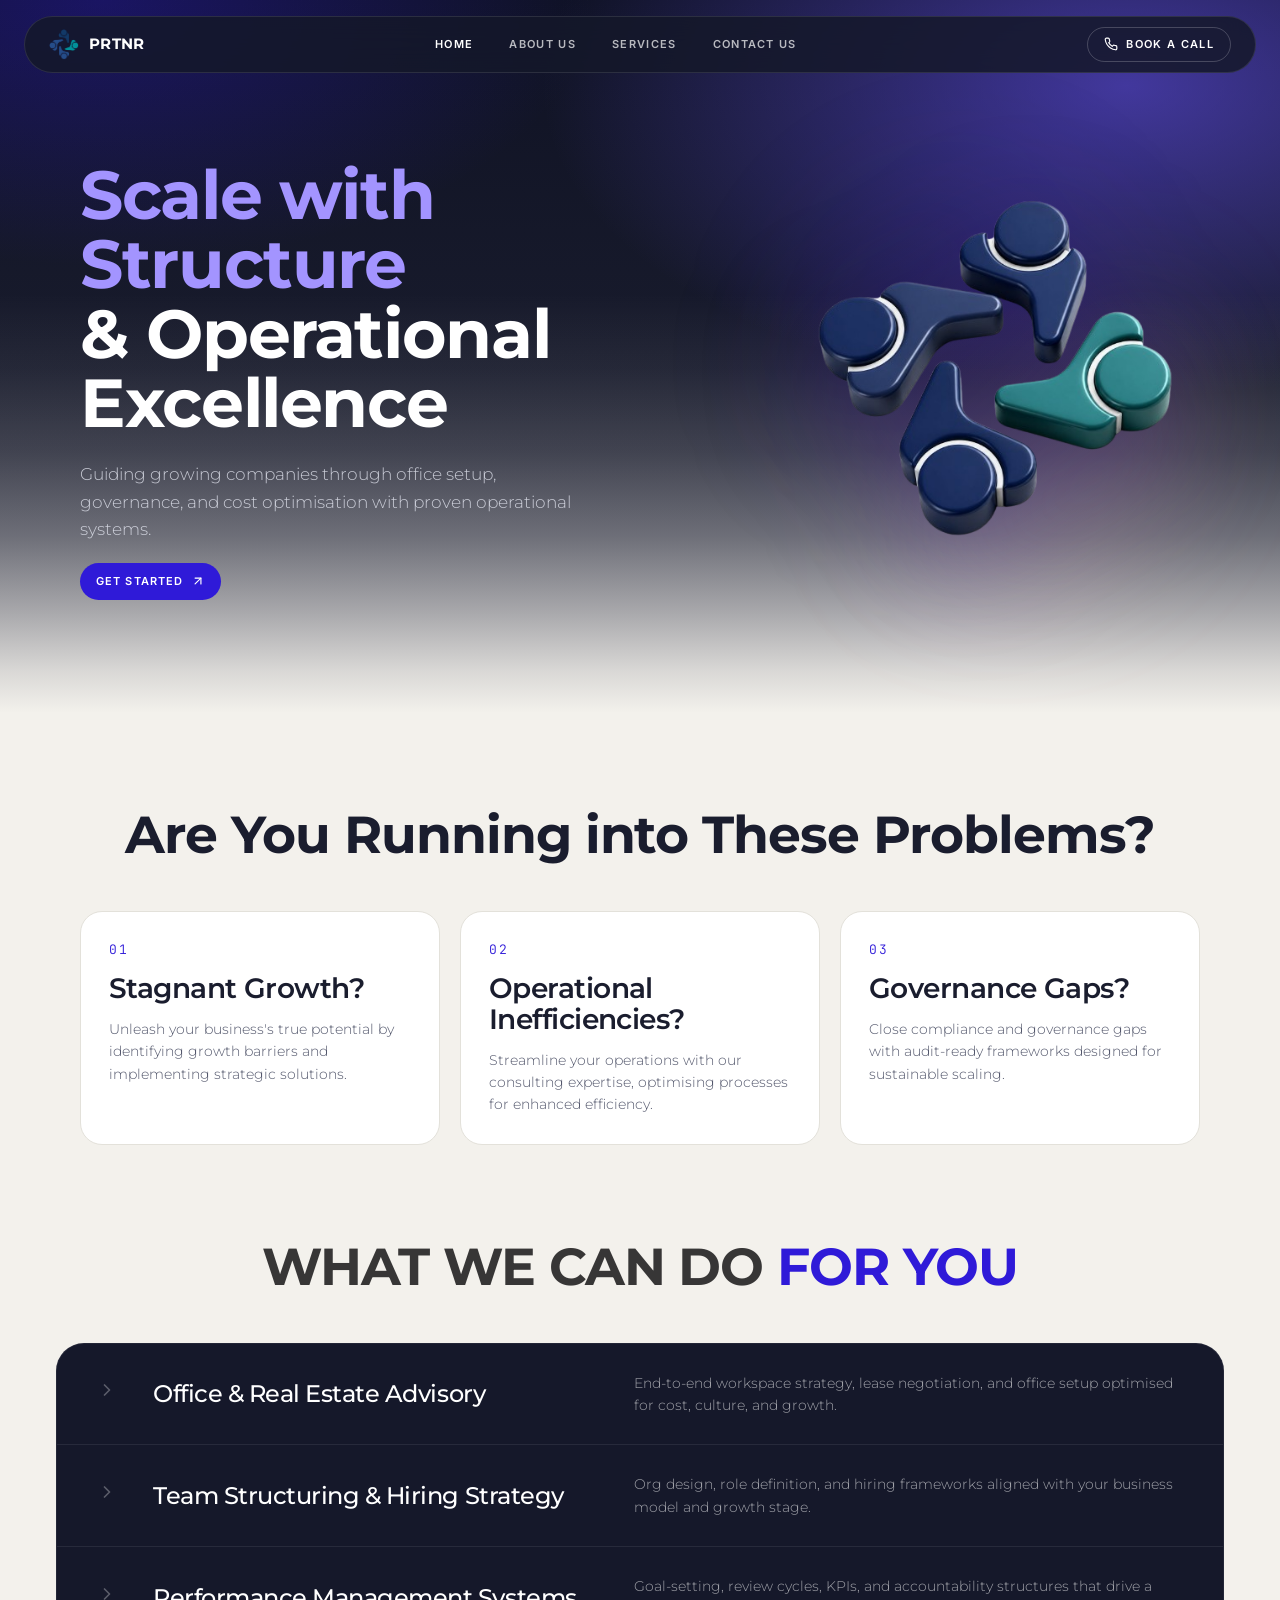
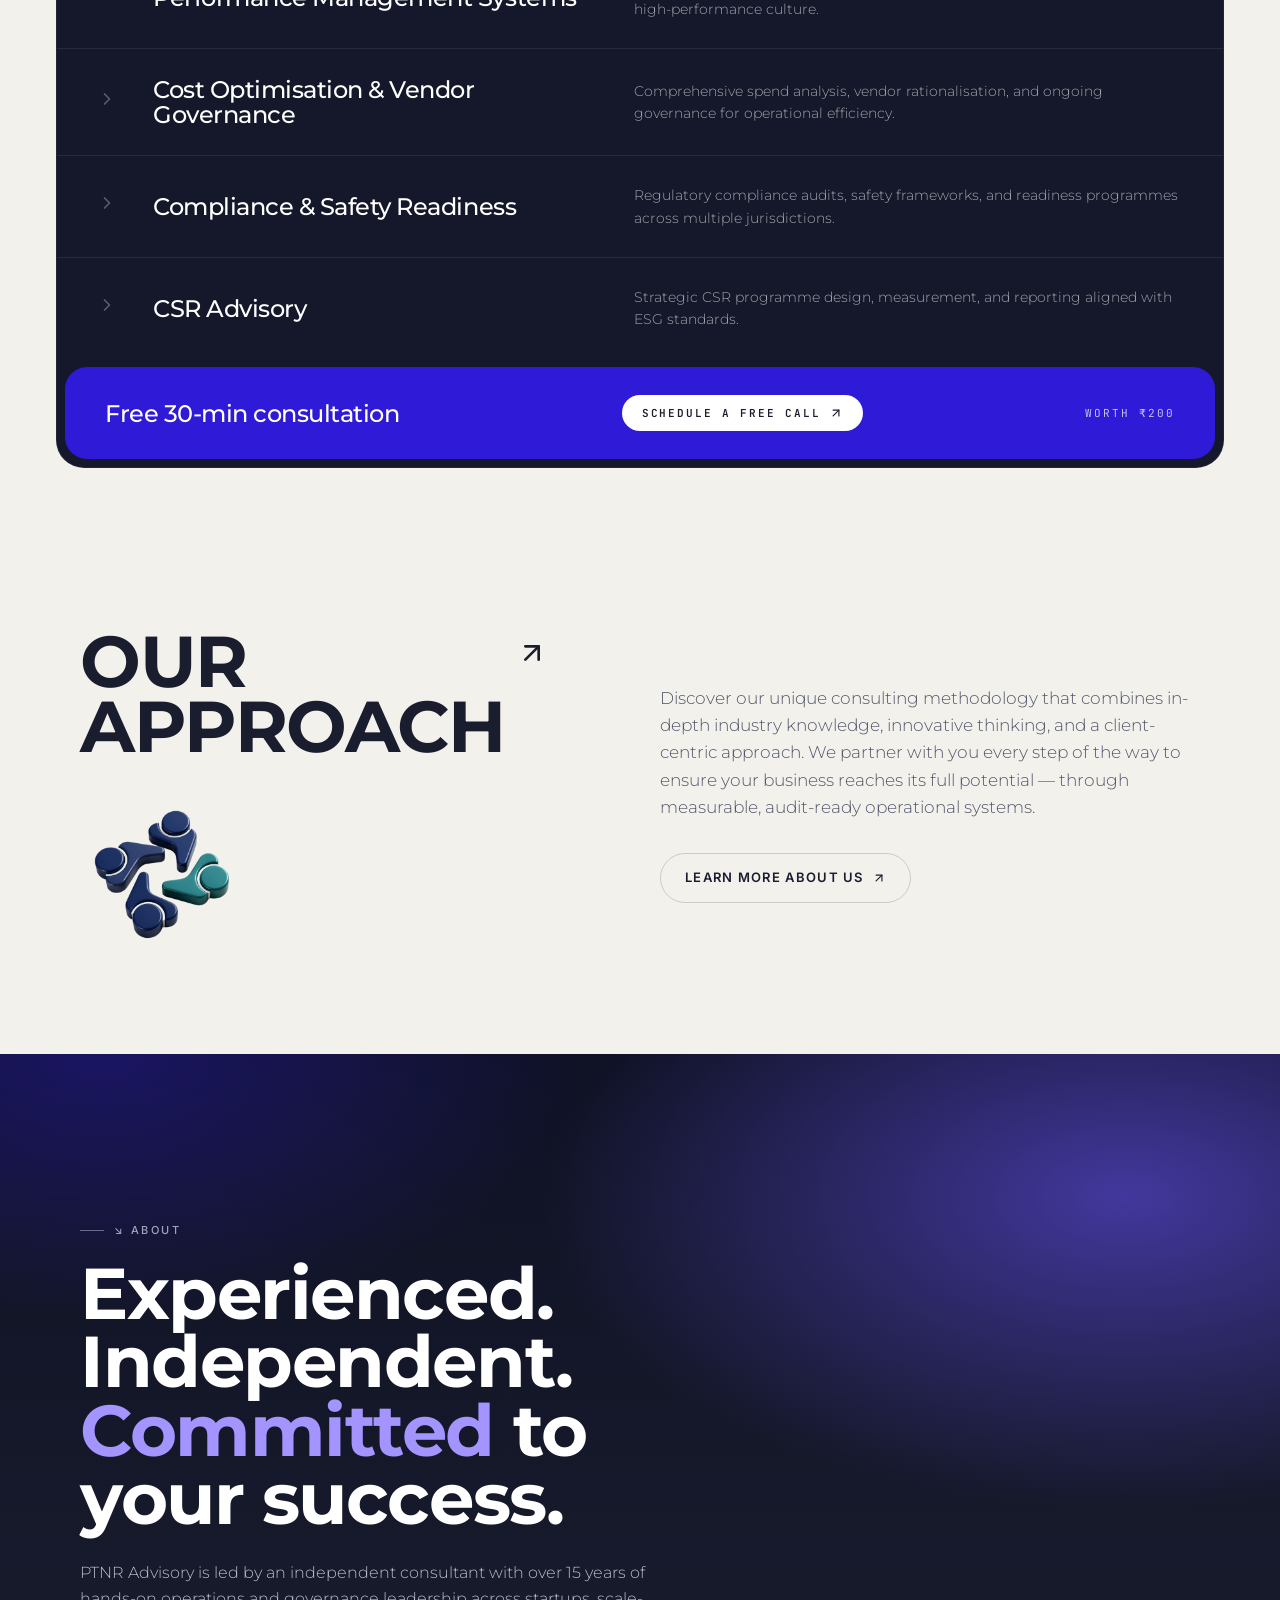
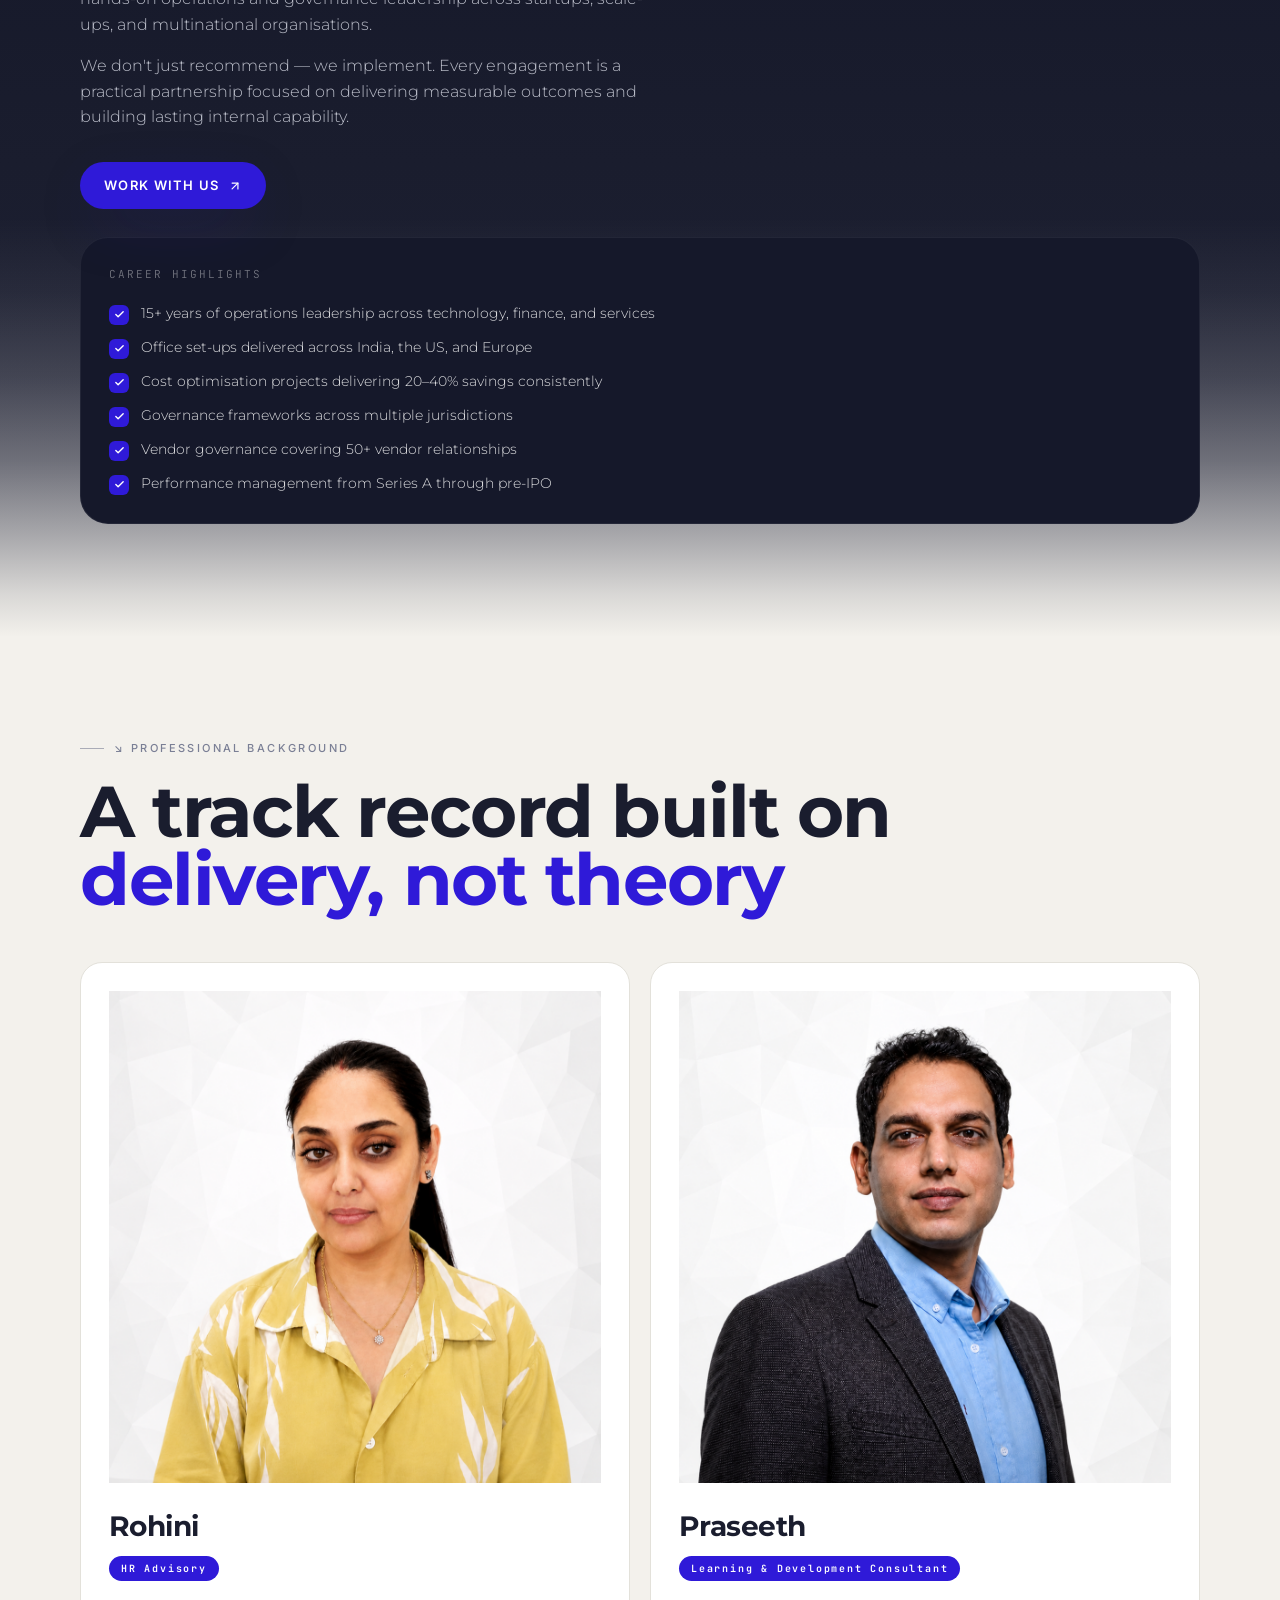
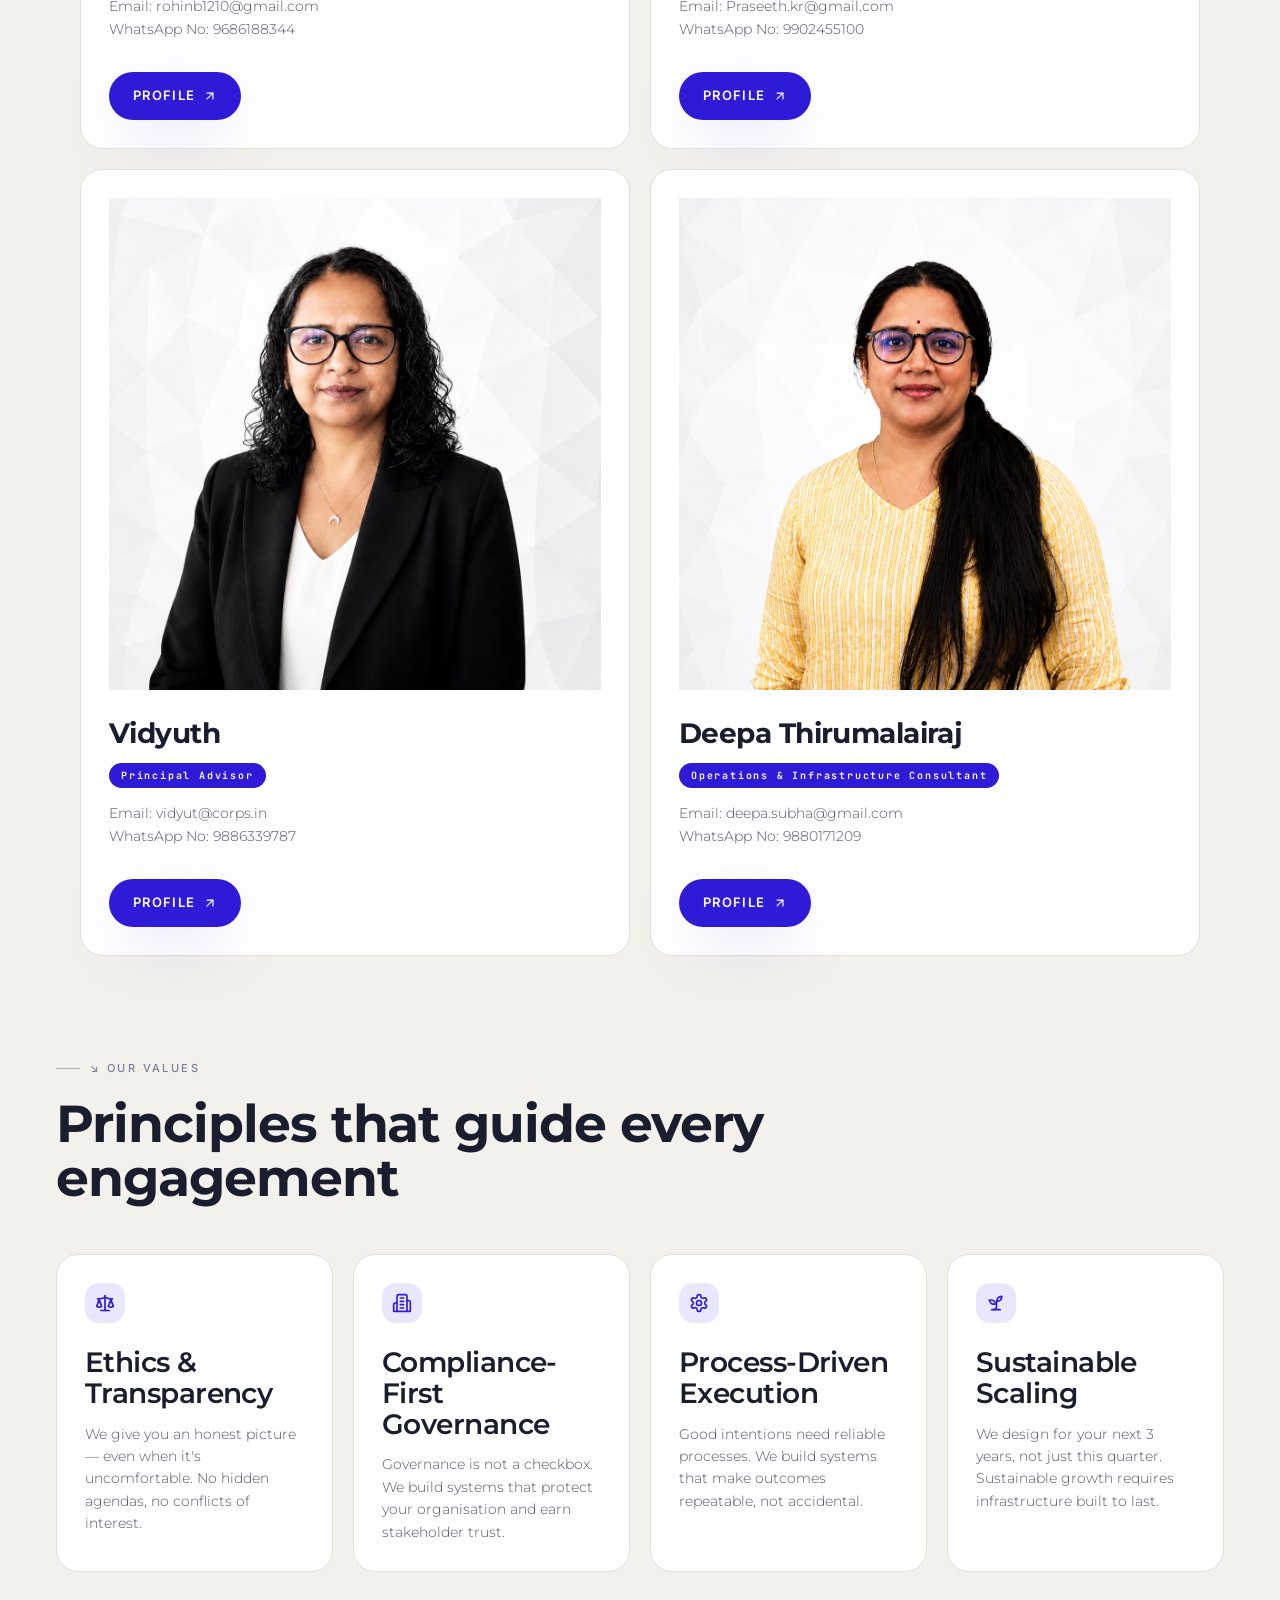
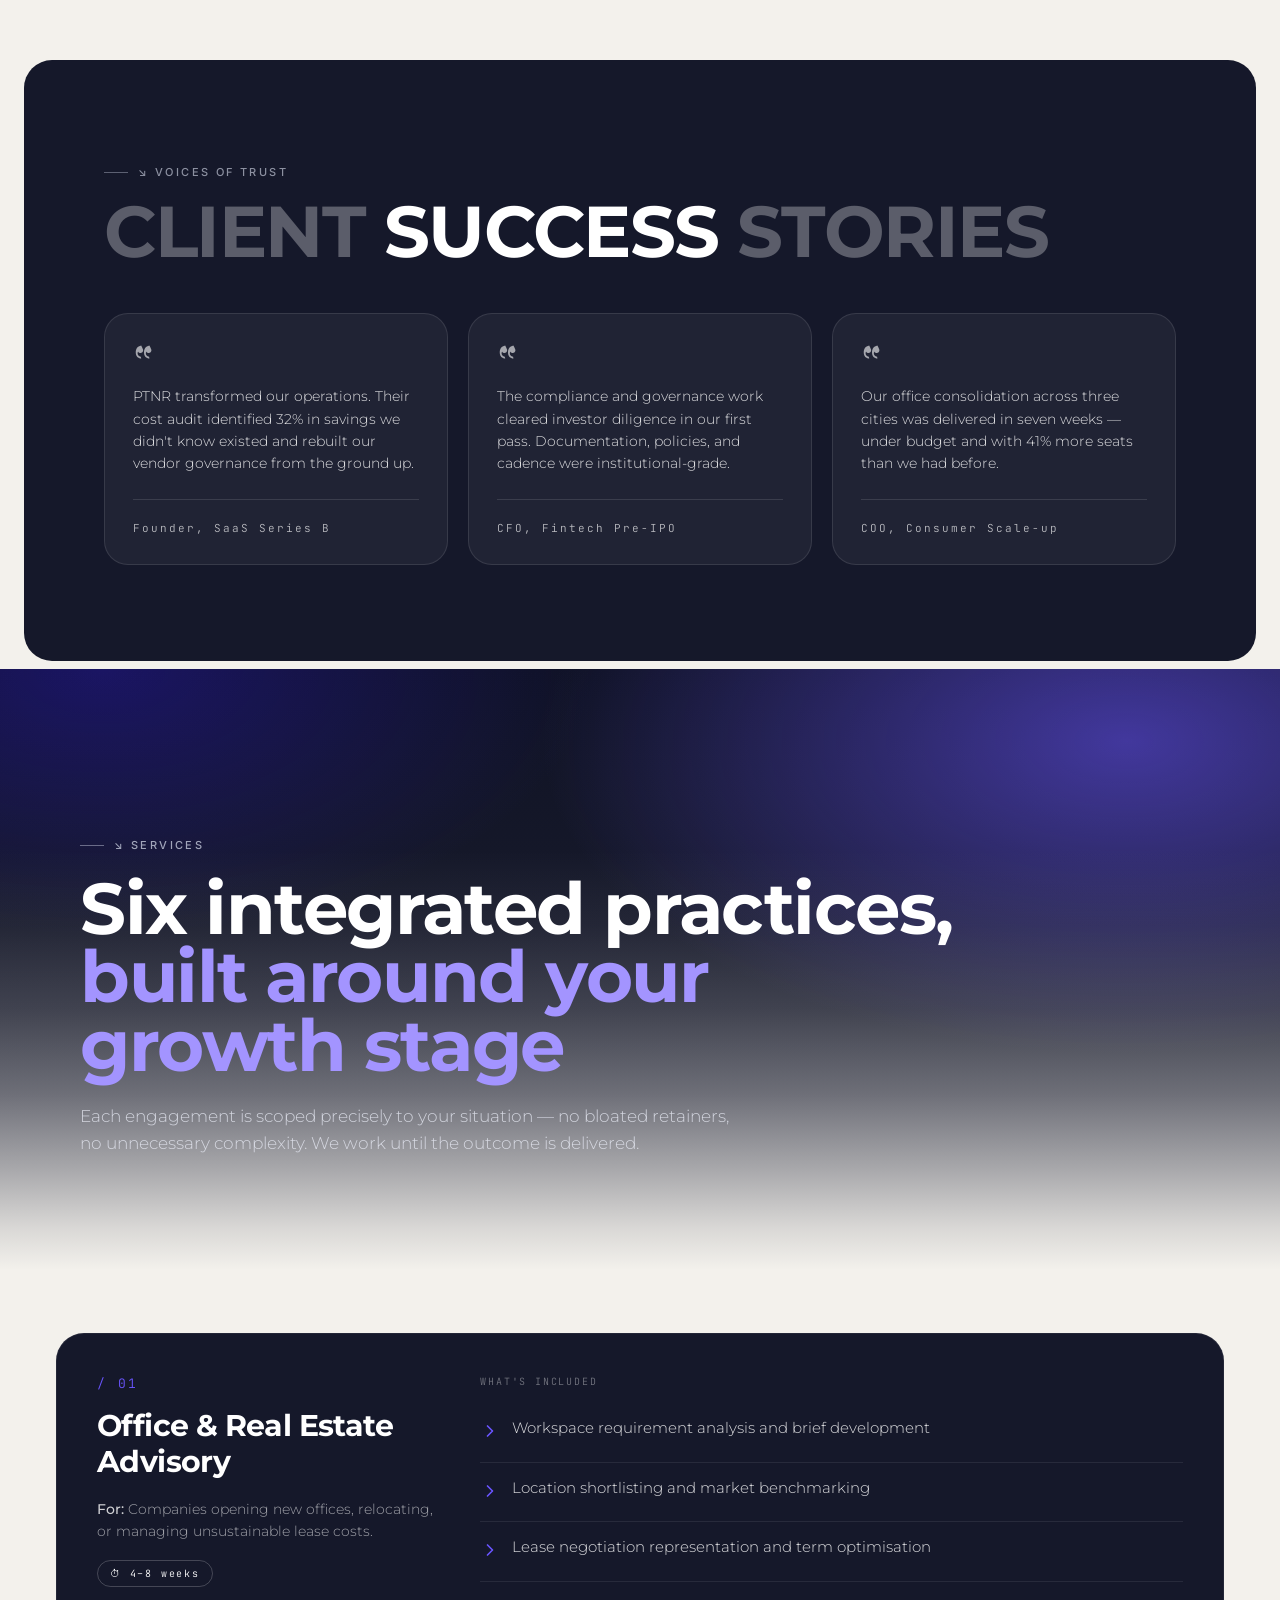
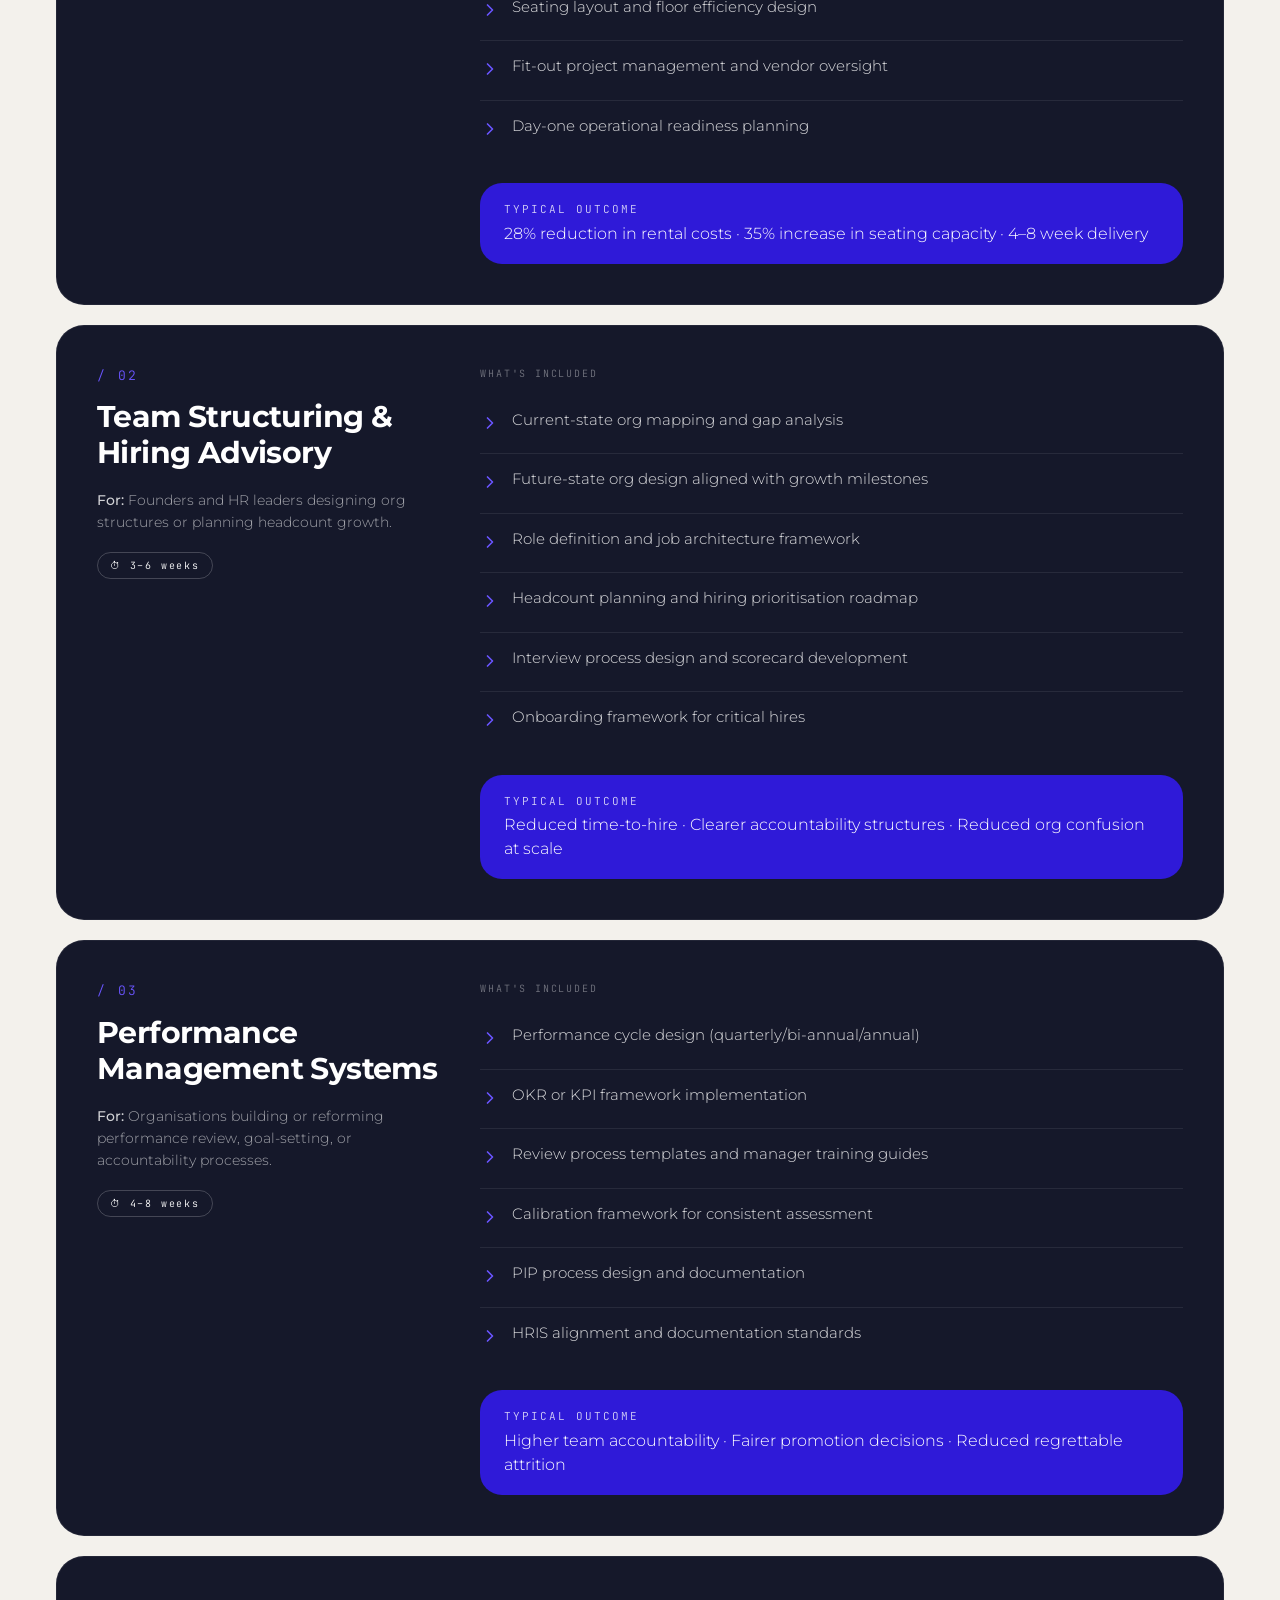
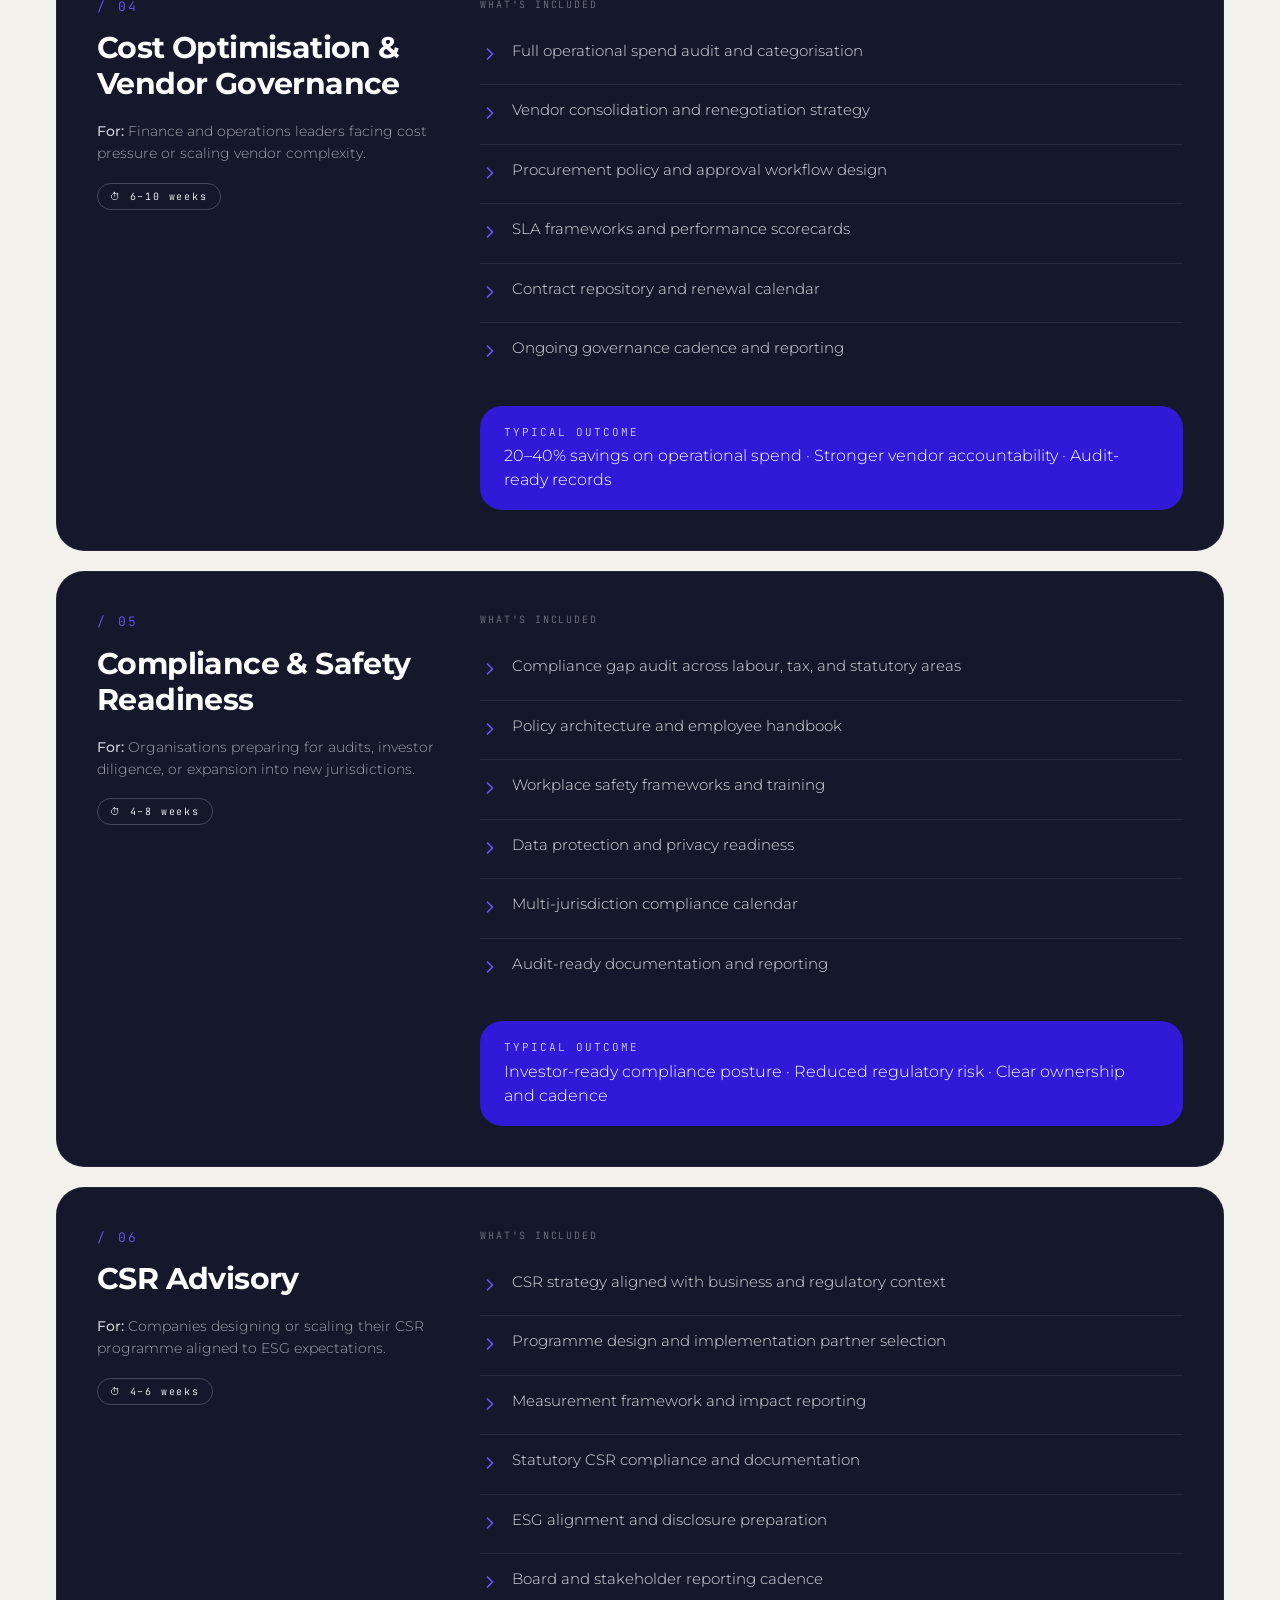
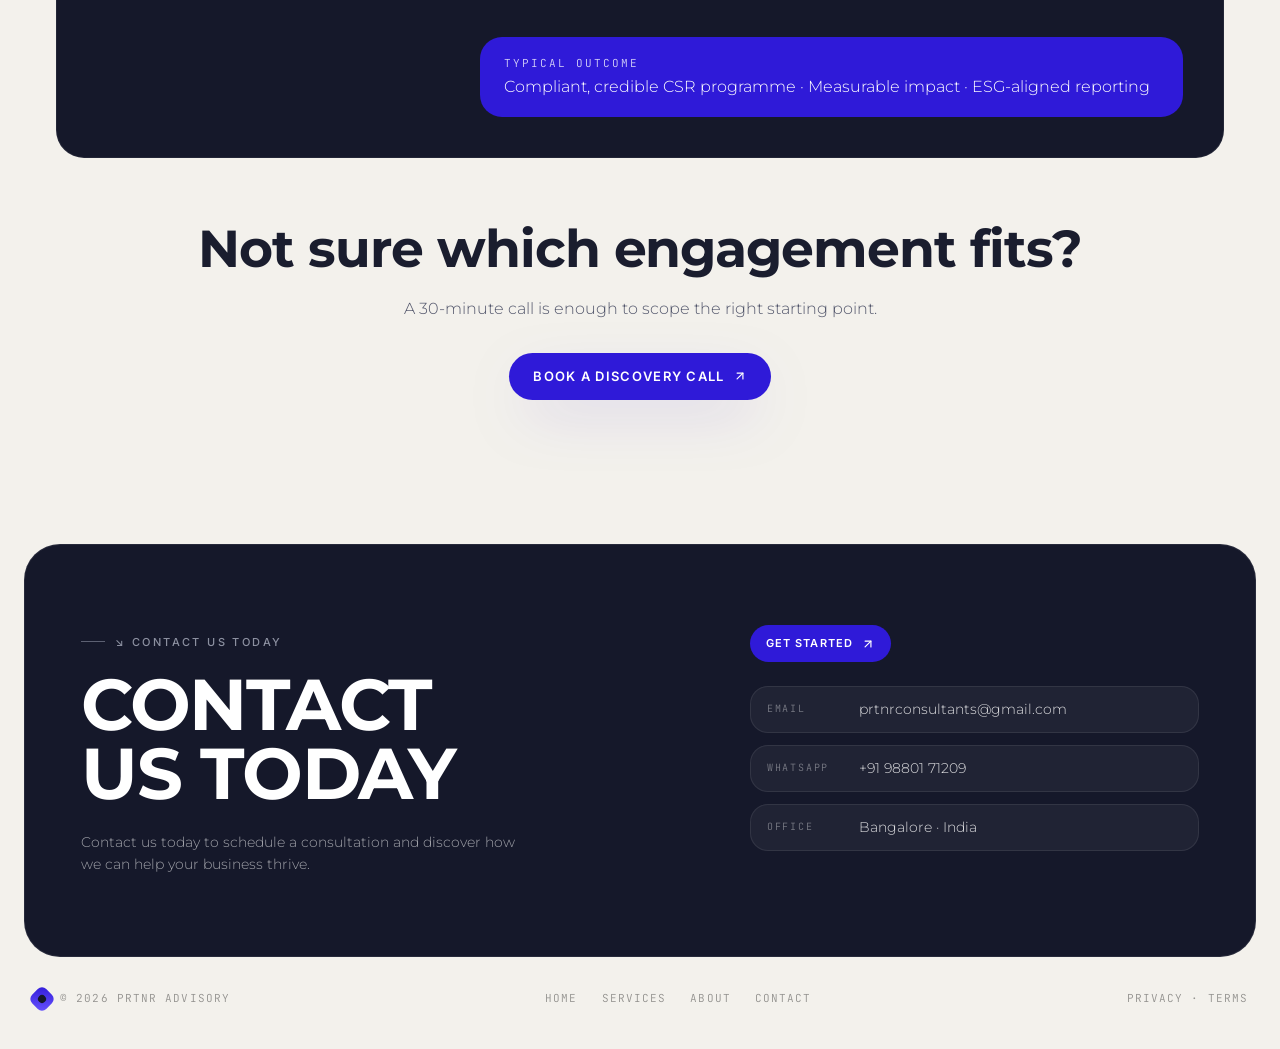
<file: index.html>
<!doctype html>
<html lang="en">
<head>
<meta charset="utf-8" />
<meta name="viewport" content="width=device-width,initial-scale=1" />
<title>PRTNR Advisory — Scale with Structure &amp; Operational Excellence</title>
<meta name="description" content="We help startups and mid-sized companies build offices, optimise operational costs, and implement governance systems for sustainable, compliant growth." />
<meta property="og:title" content="PRTNR Advisory — Scale with Structure &amp; Operational Excellence" />
<meta property="og:description" content="We help startups and mid-sized companies build offices, optimise operational costs, and implement governance systems for sustainable, compliant growth." />
<meta property="og:type" content="website" />
<link rel="preconnect" href="https://fonts.googleapis.com">
<link rel="preconnect" href="https://fonts.gstatic.com" crossorigin>
<link href="https://fonts.googleapis.com/css2?family=Inter:wght@400;500;600;700&family=Montserrat:wght@300;400;500;600;700&family=JetBrains+Mono:wght@400;500;600&display=swap" rel="stylesheet">
<link rel="stylesheet" href="styles.css" />
</head>
<body>
<div class="nav-wrap">
  <div class="nav">
    <a class="brand" href="index.html"><img src="assets/PRTNR Logo without BG.png" width="30"></img><span class="brand-name">PRTNR</span></a>
    <nav class="nav-links">
      <a class="nav-link active" href="index.html">HOME</a>
      <a class="nav-link" href="index.html#about">ABOUT US</a>
      <a class="nav-link" href="index.html#services">SERVICES</a>
      <a class="nav-link" href="contact.html">CONTACT US</a></nav>
    <a class="nav-cta" href="contact.html"><svg width="14" height="14" viewBox="0 0 24 24" fill="none" stroke="currentColor" stroke-width="2" stroke-linecap="round" stroke-linejoin="round"><path d="M22 16.92v3a2 2 0 0 1-2.18 2 19.79 19.79 0 0 1-8.63-3.07 19.5 19.5 0 0 1-6-6 19.79 19.79 0 0 1-3.07-8.67A2 2 0 0 1 4.11 2h3a2 2 0 0 1 2 1.72c.13.96.37 1.9.72 2.81a2 2 0 0 1-.45 2.11L8.09 9.91a16 16 0 0 0 6 6l1.27-1.27a2 2 0 0 1 2.11-.45c.91.35 1.85.59 2.81.72A2 2 0 0 1 22 16.92z"/></svg> BOOK A CALL</a>
    <button class="menu-btn" id="menuBtn" aria-label="menu"><svg width="20" height="20" viewBox="0 0 24 24" fill="none" stroke="currentColor" stroke-width="2" stroke-linecap="round" stroke-linejoin="round"><line x1="3" y1="12" x2="21" y2="12"/><line x1="3" y1="6" x2="21" y2="6"/><line x1="3" y1="18" x2="21" y2="18"/></svg></button>
  </div>
  <div class="mobile-menu" id="mobileMenu"><a href="index.html">HOME</a><a href="index.html#services">SERVICES</a><a href="index.html#about">ABOUT US</a><a href="contact.html">CONTACT US</a></div>
</div>
<script>
(function(){
  var b=document.getElementById('menuBtn'),m=document.getElementById('mobileMenu');
  if(b)b.addEventListener('click',function(){m.classList.toggle('open');});
})();
</script>
<main>

<section class="reveal page-hero">
  <div class="container">
    <div class="hero-grid">
      <div class="order-mob-2 lg-order-1">
        <h1 class="display hero-h1"><span class="text-electric">Scale with Structure</span><br/>&amp; Operational Excellence</h1>
        <p class="hero-sub">Guiding growing companies through office setup, governance, and cost optimisation with proven operational systems.</p> 
          
        <a class="btn btn-electric btn-sm mt-5" href="contact.html#cont">GET STARTED <svg width="14" height="14" viewBox="0 0 24 24" fill="none" stroke="currentColor" stroke-width="2" stroke-linecap="round" stroke-linejoin="round"><line x1="7" y1="17" x2="17" y2="7"/><polyline points="7 7 17 7 17 17"/></svg></a>
      </div>
      <div class="order-mob-1 lg-order-2">
        <div class="hero-art"><div class="hero-art-glow"></div><img src="assets/hero-object.png" alt="Floating 3D figures representing operational clarity" /></div>
      </div>
    </div>
  </div>
</section>

<section class="reveal cream section">
  <div class="container">
    <h2 class="display h2 text-ink text-center">Are You Running into These Problems?</h2>
    <div class="grid-3 mt-12">
      <div class="card-numbered"><div class="mono" style="color:var(--electric);font-size:13px;letter-spacing:.18em;margin-bottom:14px">01</div><h3 class="display text-ink mb-3" style="font-size:18px;font-weight:600">Stagnant Growth?</h3><p class="text-ink-soft" style="font-size:14px;line-height:1.6">Unleash your business's true potential by identifying growth barriers and implementing strategic solutions.</p></div><div class="card-numbered"><div class="mono" style="color:var(--electric);font-size:13px;letter-spacing:.18em;margin-bottom:14px">02</div><h3 class="display text-ink mb-3" style="font-size:18px;font-weight:600">Operational Inefficiencies?</h3><p class="text-ink-soft" style="font-size:14px;line-height:1.6">Streamline your operations with our consulting expertise, optimising processes for enhanced efficiency.</p></div><div class="card-numbered"><div class="mono" style="color:var(--electric);font-size:13px;letter-spacing:.18em;margin-bottom:14px">03</div><h3 class="display text-ink mb-3" style="font-size:18px;font-weight:600">Governance Gaps?</h3><p class="text-ink-soft" style="font-size:14px;line-height:1.6">Close compliance and governance gaps with audit-ready frameworks designed for sustainable scaling.</p></div>
    </div>
  </div>
</section>

<section class="reveal cream" style="padding:0 32px 64px">
  <div class="container">
    <h2 class="display h2 text-center"><span class="text-change">WHAT WE CAN DO </span><span class="text-electric">FOR YOU</span></h2>
    <div class="svc-rows">
      <div class="svc-row"><span class="chev"><svg width="20" height="20" viewBox="0 0 24 24" fill="none" stroke="currentColor" stroke-width="2" stroke-linecap="round" stroke-linejoin="round"><polyline points="9 18 15 12 9 6"/></svg></span><h3 class="display">Office & Real Estate Advisory</h3><p>End-to-end workspace strategy, lease negotiation, and office setup optimised for cost, culture, and growth.</p></div><div class="svc-row"><span class="chev"><svg width="20" height="20" viewBox="0 0 24 24" fill="none" stroke="currentColor" stroke-width="2" stroke-linecap="round" stroke-linejoin="round"><polyline points="9 18 15 12 9 6"/></svg></span><h3 class="display">Team Structuring & Hiring Strategy</h3><p>Org design, role definition, and hiring frameworks aligned with your business model and growth stage.</p></div><div class="svc-row"><span class="chev"><svg width="20" height="20" viewBox="0 0 24 24" fill="none" stroke="currentColor" stroke-width="2" stroke-linecap="round" stroke-linejoin="round"><polyline points="9 18 15 12 9 6"/></svg></span><h3 class="display">Performance Management Systems</h3><p>Goal-setting, review cycles, KPIs, and accountability structures that drive a high-performance culture.</p></div><div class="svc-row"><span class="chev"><svg width="20" height="20" viewBox="0 0 24 24" fill="none" stroke="currentColor" stroke-width="2" stroke-linecap="round" stroke-linejoin="round"><polyline points="9 18 15 12 9 6"/></svg></span><h3 class="display">Cost Optimisation & Vendor Governance</h3><p>Comprehensive spend analysis, vendor rationalisation, and ongoing governance for operational efficiency.</p></div><div class="svc-row"><span class="chev"><svg width="20" height="20" viewBox="0 0 24 24" fill="none" stroke="currentColor" stroke-width="2" stroke-linecap="round" stroke-linejoin="round"><polyline points="9 18 15 12 9 6"/></svg></span><h3 class="display">Compliance & Safety Readiness</h3><p>Regulatory compliance audits, safety frameworks, and readiness programmes across multiple jurisdictions.</p></div><div class="svc-row"><span class="chev"><svg width="20" height="20" viewBox="0 0 24 24" fill="none" stroke="currentColor" stroke-width="2" stroke-linecap="round" stroke-linejoin="round"><polyline points="9 18 15 12 9 6"/></svg></span><h3 class="display">CSR Advisory</h3><p>Strategic CSR programme design, measurement, and reporting aligned with ESG standards.</p></div>
      <a class="cta-row" href="contact.html#cont">
        <span class="label display">Free 30-min consultation</span>
        <span class="pill">SCHEDULE A FREE CALL <svg width="14" height="14" viewBox="0 0 24 24" fill="none" stroke="currentColor" stroke-width="2" stroke-linecap="round" stroke-linejoin="round"><line x1="7" y1="17" x2="17" y2="7"/><polyline points="7 7 17 7 17 17"/></svg></span>
        <span class="mono-tag" style="color:rgba(255,255,255,.8)">worth ₹200</span>
      </a>
    </div>
  </div>
</section>

<section class="reveal cream section">
  <div class="container">
    <div class="approach">
      <div>
        <div style="display:flex;align-items:flex-start;gap:12px">
          <h2 class="display text-ink">Our<br/>Approach</h2>
          <span style="margin-top:8px"><svg width="32" height="32" viewBox="0 0 24 24" fill="none" stroke="currentColor" stroke-width="2" stroke-linecap="round" stroke-linejoin="round"><line x1="7" y1="17" x2="17" y2="7"/><polyline points="7 7 17 7 17 17"/></svg></span>
        </div>
        <div style="margin-top:40px;width:160px;height:160px"><img src="assets/hero-object.png" alt="" class="float" style="width:100%;height:100%;object-fit:contain"/></div>
      </div>
      <div>
        <p class="text-ink-soft" style="font-size:17px;line-height:1.6">Discover our unique consulting methodology that combines in-depth industry knowledge, innovative thinking, and a client-centric approach. We partner with you every step of the way to ensure your business reaches its full potential — through measurable, audit-ready operational systems.</p>
        <a href="index.html#about" class="btn btn-outline-ink mt-8">Learn more about us <svg width="14" height="14" viewBox="0 0 24 24" fill="none" stroke="currentColor" stroke-width="2" stroke-linecap="round" stroke-linejoin="round"><line x1="7" y1="17" x2="17" y2="7"/><polyline points="7 7 17 7 17 17"/></svg></a>
      </div>
    </div>
  </div>
</section>

<div id="about" class="reveal">
<section class="reveal page-hero">
  <div class="container">
    <div class="about-grid">
      <div>
        <span class="eyebrow">↘ About</span>
        <h1 class="display mt-5 h2-lg text-ink">Experienced. Independent.<br/><span class="text-electric">Committed</span> to your success.</h1>
        <div class="text-ink-soft mt-7 max-w-xl" style="font-size:16px;line-height:1.6;display:flex;flex-direction:column;gap:16px">
          <p>PTNR Advisory is led by an independent consultant with over 15 years of hands-on operations and governance leadership across startups, scale-ups, and multinational organisations.</p>
          <p>We don't just recommend — we implement. Every engagement is a practical partnership focused on delivering measurable outcomes and building lasting internal capability.</p>
        </div>
        <a href="contact.html" class="btn btn-electric mt-8">Work With Us <svg width="14" height="14" viewBox="0 0 24 24" fill="none" stroke="currentColor" stroke-width="2" stroke-linecap="round" stroke-linejoin="round"><line x1="7" y1="17" x2="17" y2="7"/><polyline points="7 7 17 7 17 17"/></svg></a>
        <div class="text-ink-soft mt-7 max-w-xl" style="font-size:16px;line-height:1.6;display:flex;flex-direction:column;gap:16px">
          <p> </p>
        </div>
      </div>      
    </div>
    <div>
        <div class="panel-dark" style="padding:28px">
          <div class="mono-tag" style="color:rgba(255,255,255,.4);margin-bottom:20px">CAREER HIGHLIGHTS</div>
          <ul class="highlight-list">
            <li><span class="check"><svg width="11" height="11" viewBox="0 0 24 24" fill="none" stroke="currentColor" stroke-width="3" stroke-linecap="round" stroke-linejoin="round"><polyline points="20 6 9 17 4 12"/></svg></span>15+ years of operations leadership across technology, finance, and services</li><li><span class="check"><svg width="11" height="11" viewBox="0 0 24 24" fill="none" stroke="currentColor" stroke-width="3" stroke-linecap="round" stroke-linejoin="round"><polyline points="20 6 9 17 4 12"/></svg></span>Office set-ups delivered across India, the US, and Europe</li><li><span class="check"><svg width="11" height="11" viewBox="0 0 24 24" fill="none" stroke="currentColor" stroke-width="3" stroke-linecap="round" stroke-linejoin="round"><polyline points="20 6 9 17 4 12"/></svg></span>Cost optimisation projects delivering 20–40% savings consistently</li><li><span class="check"><svg width="11" height="11" viewBox="0 0 24 24" fill="none" stroke="currentColor" stroke-width="3" stroke-linecap="round" stroke-linejoin="round"><polyline points="20 6 9 17 4 12"/></svg></span>Governance frameworks across multiple jurisdictions</li><li><span class="check"><svg width="11" height="11" viewBox="0 0 24 24" fill="none" stroke="currentColor" stroke-width="3" stroke-linecap="round" stroke-linejoin="round"><polyline points="20 6 9 17 4 12"/></svg></span>Vendor governance covering 50+ vendor relationships</li><li><span class="check"><svg width="11" height="11" viewBox="0 0 24 24" fill="none" stroke="currentColor" stroke-width="3" stroke-linecap="round" stroke-linejoin="round"><polyline points="20 6 9 17 4 12"/></svg></span>Performance management from Series A through pre-IPO</li>
          </ul>
        </div>
      </div>
  </div>
</section>

<section class="reveal cream section">
  <div class="container">
    <span class="eyebrow">↘ Professional background</span>
    <h2 class="display mt-5 h2-lg text-ink">A track record built on<br/><span class="text-electric">delivery, not theory</span></h2>
    <div class="grid-2 mt-12">
      <article class="card-numbered" >
           <div class="profile-image">
            <img src="assets/Rohini White.png" alt="Rohini">
          </div>
          <h3 class="display text-ink mb-3" style="font: size 28px">Rohini</h3>
          <span class="tag-pill">HR Advisory</span>
          <p class="text-ink-soft" style="font-size:14px;line-height:1.6">Email: rohinb1210@gmail.com</p>
          <p class="text-ink-soft" style="font-size:14px;line-height:1.6">WhatsApp No: 9686188344</p>
          <a href="rohini/public/site/index.html" class="btn btn-electric mt-8">Profile<svg width="14" height="14" viewBox="0 0 24 24" fill="none" stroke="currentColor" stroke-width="2" stroke-linecap="round" stroke-linejoin="round"><line x1="7" y1="17" x2="17" y2="7"/><polyline points="7 7 17 7 17 17"/></svg></a>
      </article>
      <article class="card-numbered">
        <div class="profile-image">
            <img src="assets/Praseeth White.png" alt="Praseeth">
          </div>
          <h3 class="display text-ink mb-3" style="font-size:22px">Praseeth</h3>
          <span class="tag-pill">Learning & Development Consultant</span>          
          <p class="text-ink-soft" style="font-size:14px;line-height:1.6">Email: Praseeth.kr@gmail.com </p>
          <p class="text-ink-soft" style="font-size:14px;line-height:1.6">WhatsApp No: 9902455100</p>
          <a href="praseeth/public/site/index.html" class="btn btn-electric mt-8">Profile<svg width="14" height="14" viewBox="0 0 24 24" fill="none" stroke="currentColor" stroke-width="2" stroke-linecap="round" stroke-linejoin="round"><line x1="7" y1="17" x2="17" y2="7"/><polyline points="7 7 17 7 17 17"/></svg></a>
        </article>
      <article class="card-numbered">
        <div class="profile-image">
          <img src="assets/Vidyuth - white.png" alt="Vidyuth">
        </div>
        <h3 class="display text-ink mb-3" style="font-size:22px">Vidyuth</h3>
        <span class="tag-pill">Principal Advisor</span>        
        <p class="text-ink-soft" style="font-size:14px;line-height:1.6">Email: vidyut@corps.in </p>
        <p class="text-ink-soft" style="font-size:14px;line-height:1.6">WhatsApp No: 9886339787</p>
        <a href="vidyut/public/site/index.html" class="btn btn-electric mt-8">Profile<svg width="14" height="14" viewBox="0 0 24 24" fill="none" stroke="currentColor" stroke-width="2" stroke-linecap="round" stroke-linejoin="round"><line x1="7" y1="17" x2="17" y2="7"/><polyline points="7 7 17 7 17 17"/></svg></a>
      </article>
      <article class="card-numbered">
        <div class="profile-image">
          <img src="assets/Deepa White.png" alt="Deepa Thirumalairaj">
        </div>
        <h3 class="display text-ink mb-3" style="font-size:22px">Deepa Thirumalairaj</h3>
        <span class="tag-pill">Operations & Infrastructure Consultant</span>        
        <p class="text-ink-soft" style="font-size:14px;line-height:1.6">Email: deepa.subha@gmail.com </p>
        <p class="text-ink-soft" style="font-size:14px;line-height:1.6">WhatsApp No: 9880171209</p>
        <a href="deepa/public/site/index.html" class="btn btn-electric mt-8">Profile<svg width="14" height="14" viewBox="0 0 24 24" fill="none" stroke="currentColor" stroke-width="2" stroke-linecap="round" stroke-linejoin="round"><line x1="7" y1="17" x2="17" y2="7"/><polyline points="7 7 17 7 17 17"/></svg></a>
      </article>
    </div>
  </div>
</section>

<section class="reveal cream" style="padding:0 32px 80px">
  <div class="container">
    <span class="eyebrow">↘ Our values</span>
    <h2 class="display mt-5 h2 text-ink max-w-3xl">Principles that guide every engagement</h2>
    <div class="grid-4 mt-12">
      <div class="card-numbered"><div class="value-icon"><svg width="20" height="20" viewBox="0 0 24 24" fill="none" stroke="currentColor" stroke-width="2" stroke-linecap="round" stroke-linejoin="round"><path d="m16 16 3-8 3 8c-.87.65-1.92 1-3 1s-2.13-.35-3-1Z"/><path d="m2 16 3-8 3 8c-.87.65-1.92 1-3 1s-2.13-.35-3-1Z"/><path d="M7 21h10"/><path d="M12 3v18"/><path d="M3 7h2c2 0 5-1 7-2 2 1 5 2 7 2h2"/></svg></div><h3 class="display text-ink mb-3" style="font-weight:600">Ethics & Transparency</h3><p class="text-ink-soft" style="font-size:14px;line-height:1.6">We give you an honest picture — even when it's uncomfortable. No hidden agendas, no conflicts of interest.</p></div><div class="card-numbered"><div class="value-icon"><svg width="20" height="20" viewBox="0 0 24 24" fill="none" stroke="currentColor" stroke-width="2" stroke-linecap="round" stroke-linejoin="round"><path d="M6 22V4a2 2 0 0 1 2-2h8a2 2 0 0 1 2 2v18Z"/><path d="M6 12H4a2 2 0 0 0-2 2v8h4"/><path d="M18 9h2a2 2 0 0 1 2 2v11h-4"/><path d="M10 6h4"/><path d="M10 10h4"/><path d="M10 14h4"/><path d="M10 18h4"/></svg></div><h3 class="display text-ink mb-3" style="font-weight:600">Compliance-First Governance</h3><p class="text-ink-soft" style="font-size:14px;line-height:1.6">Governance is not a checkbox. We build systems that protect your organisation and earn stakeholder trust.</p></div><div class="card-numbered"><div class="value-icon"><svg width="20" height="20" viewBox="0 0 24 24" fill="none" stroke="currentColor" stroke-width="2" stroke-linecap="round" stroke-linejoin="round"><path d="M12.22 2h-.44a2 2 0 0 0-2 2v.18a2 2 0 0 1-1 1.73l-.43.25a2 2 0 0 1-2 0l-.15-.08a2 2 0 0 0-2.73.73l-.22.38a2 2 0 0 0 .73 2.73l.15.1a2 2 0 0 1 1 1.72v.51a2 2 0 0 1-1 1.74l-.15.09a2 2 0 0 0-.73 2.73l.22.38a2 2 0 0 0 2.73.73l.15-.08a2 2 0 0 1 2 0l.43.25a2 2 0 0 1 1 1.73V20a2 2 0 0 0 2 2h.44a2 2 0 0 0 2-2v-.18a2 2 0 0 1 1-1.73l.43-.25a2 2 0 0 1 2 0l.15.08a2 2 0 0 0 2.73-.73l.22-.39a2 2 0 0 0-.73-2.73l-.15-.08a2 2 0 0 1-1-1.74v-.5a2 2 0 0 1 1-1.74l.15-.09a2 2 0 0 0 .73-2.73l-.22-.38a2 2 0 0 0-2.73-.73l-.15.08a2 2 0 0 1-2 0l-.43-.25a2 2 0 0 1-1-1.73V4a2 2 0 0 0-2-2z"/><circle cx="12" cy="12" r="3"/></svg></div><h3 class="display text-ink mb-3" style="font-weight:600">Process-Driven Execution</h3><p class="text-ink-soft" style="font-size:14px;line-height:1.6">Good intentions need reliable processes. We build systems that make outcomes repeatable, not accidental.</p></div><div class="card-numbered"><div class="value-icon"><svg width="20" height="20" viewBox="0 0 24 24" fill="none" stroke="currentColor" stroke-width="2" stroke-linecap="round" stroke-linejoin="round"><path d="M7 20h10"/><path d="M10 20c5.5-2.5.8-6.4 3-10"/><path d="M9.5 9.4c1.1.8 1.8 2.2 2.3 3.7-2 .4-3.5.4-4.8-.3-1.2-.6-2.3-1.9-3-4.2 2.8-.5 4.4 0 5.5.8z"/><path d="M14.1 6a7 7 0 0 0-1.1 4c1.9-.1 3.3-.6 4.3-1.4 1-1 1.6-2.3 1.7-4.6-2.7.1-4 1-4.9 2z"/></svg></div><h3 class="display text-ink mb-3" style="font-weight:600">Sustainable Scaling</h3><p class="text-ink-soft" style="font-size:14px;line-height:1.6">We design for your next 3 years, not just this quarter. Sustainable growth requires infrastructure built to last.</p></div>
    </div>
  </div>
</section>
</div>

<section class="reveal testimonials-band">
  <div class="container">
    <span class="eyebrow" style="color:rgba(220,225,240,.6)">↘ Voices of trust</span>
    <h2 class="display h2-lg mt-4"><span style="color:rgba(255,255,255,.3)">CLIENT </span><span>SUCCESS </span><span style="color:rgba(255,255,255,.3)">STORIES</span></h2>
    <div class="grid-3 mt-12">
      <div class="testimonial muted">
        <span style="opacity:.7;display:inline-block;margin-bottom:14px">
          <svg width="22" height="22" viewBox="0 0 24 24" fill="currentColor">
            <path d="M9.6 4C5.4 4 3 6.9 3 11.4 3 15.4 5.5 18 9 18l-.5-2c-2.3-.4-3.5-1.7-3.5-3.6 0-.7.2-1.4.5-2C5.9 11.5 6.9 12 8.1 12c1.7 0 3-1.3 3-3 0-.5-.1-1-.4-1.5C9.9 5 8.6 4 9.6 4zm9 0c-4.2 0-6.6 2.9-6.6 7.4 0 4 2.5 6.6 6 6.6l-.5-2c-2.3-.4-3.5-1.7-3.5-3.6 0-.7.2-1.4.5-2C14.9 11.5 15.9 12 17.1 12c1.7 0 3-1.3 3-3 0-.5-.1-1-.4-1.5C18.9 5 17.6 4 18.6 4z"/>
          </svg>
        </span>
        <p>PTNR transformed our operations. Their cost audit identified 32% in savings we didn't know existed and rebuilt our vendor governance from the ground up.</p>
        <div class="author">Founder, SaaS Series B</div>
      </div>
      <div class="testimonial muted">
        <span style="opacity:.7;display:inline-block;margin-bottom:14px">
          <svg width="22" height="22" viewBox="0 0 24 24" fill="currentColor">
            <path d="M9.6 4C5.4 4 3 6.9 3 11.4 3 15.4 5.5 18 9 18l-.5-2c-2.3-.4-3.5-1.7-3.5-3.6 0-.7.2-1.4.5-2C5.9 11.5 6.9 12 8.1 12c1.7 0 3-1.3 3-3 0-.5-.1-1-.4-1.5C9.9 5 8.6 4 9.6 4zm9 0c-4.2 0-6.6 2.9-6.6 7.4 0 4 2.5 6.6 6 6.6l-.5-2c-2.3-.4-3.5-1.7-3.5-3.6 0-.7.2-1.4.5-2C14.9 11.5 15.9 12 17.1 12c1.7 0 3-1.3 3-3 0-.5-.1-1-.4-1.5C18.9 5 17.6 4 18.6 4z"/>
          </svg>
        </span>
        <p>The compliance and governance work cleared investor diligence in our first pass. Documentation, policies, and cadence were institutional-grade.</p>
        <div class="author">CFO, Fintech Pre-IPO</div>
      </div>
      <div class="testimonial muted">
        <span style="opacity:.7;display:inline-block;margin-bottom:14px">
          <svg width="22" height="22" viewBox="0 0 24 24" fill="currentColor">
            <path d="M9.6 4C5.4 4 3 6.9 3 11.4 3 15.4 5.5 18 9 18l-.5-2c-2.3-.4-3.5-1.7-3.5-3.6 0-.7.2-1.4.5-2C5.9 11.5 6.9 12 8.1 12c1.7 0 3-1.3 3-3 0-.5-.1-1-.4-1.5C9.9 5 8.6 4 9.6 4zm9 0c-4.2 0-6.6 2.9-6.6 7.4 0 4 2.5 6.6 6 6.6l-.5-2c-2.3-.4-3.5-1.7-3.5-3.6 0-.7.2-1.4.5-2C14.9 11.5 15.9 12 17.1 12c1.7 0 3-1.3 3-3 0-.5-.1-1-.4-1.5C18.9 5 17.6 4 18.6 4z"/>
          </svg>
        </span>
        <p>Our office consolidation across three cities was delivered in seven weeks — under budget and with 41% more seats than we had before.</p>
        <div class="author">COO, Consumer Scale-up</div>
      </div>
    </div>
  </div>
</section>

<div id="services" class="reveal">
<section class="reveal page-hero">
  <div class="container">
    <span class="eyebrow">↘ Services</span>
    <h1 class="display mt-5 h2-lg text-ink max-w-4xl">Six integrated practices,<br/><span class="text-electric">built around your growth stage</span></h1>
    <p class="hero-sub max-w-2xl">Each engagement is scoped precisely to your situation — no bloated retainers, no unnecessary complexity. We work until the outcome is delivered.</p>
  </div>
</section>

<section class="reveal cream" style="padding:64px 32px">
  <div class="container" style="display:flex;flex-direction:column;gap:20px">
    <article class="svc-block">
      <div>
        <div class="num">/ 01</div>
        <h2 class="display">Office & Real Estate Advisory</h2>
        <p class="for"><b>For:</b> Companies opening new offices, relocating, or managing unsustainable lease costs.</p>
        <span class="duration">⏱ 4–8 weeks</span>
      </div>
      <div>
        <div class="included-label">WHAT'S INCLUDED</div>
        <ul class="included-list"><li><span style="color:var(--electric-glow);margin-top:4px"><svg width="20" height="20" viewBox="0 0 24 24" fill="none" stroke="currentColor" stroke-width="2" stroke-linecap="round" stroke-linejoin="round"><polyline points="9 18 15 12 9 6"/></svg></span><span>Workspace requirement analysis and brief development</span></li><li><span style="color:var(--electric-glow);margin-top:4px"><svg width="20" height="20" viewBox="0 0 24 24" fill="none" stroke="currentColor" stroke-width="2" stroke-linecap="round" stroke-linejoin="round"><polyline points="9 18 15 12 9 6"/></svg></span><span>Location shortlisting and market benchmarking</span></li><li><span style="color:var(--electric-glow);margin-top:4px"><svg width="20" height="20" viewBox="0 0 24 24" fill="none" stroke="currentColor" stroke-width="2" stroke-linecap="round" stroke-linejoin="round"><polyline points="9 18 15 12 9 6"/></svg></span><span>Lease negotiation representation and term optimisation</span></li><li><span style="color:var(--electric-glow);margin-top:4px"><svg width="20" height="20" viewBox="0 0 24 24" fill="none" stroke="currentColor" stroke-width="2" stroke-linecap="round" stroke-linejoin="round"><polyline points="9 18 15 12 9 6"/></svg></span><span>Seating layout and floor efficiency design</span></li><li><span style="color:var(--electric-glow);margin-top:4px"><svg width="20" height="20" viewBox="0 0 24 24" fill="none" stroke="currentColor" stroke-width="2" stroke-linecap="round" stroke-linejoin="round"><polyline points="9 18 15 12 9 6"/></svg></span><span>Fit-out project management and vendor oversight</span></li><li><span style="color:var(--electric-glow);margin-top:4px"><svg width="20" height="20" viewBox="0 0 24 24" fill="none" stroke="currentColor" stroke-width="2" stroke-linecap="round" stroke-linejoin="round"><polyline points="9 18 15 12 9 6"/></svg></span><span>Day-one operational readiness planning</span></li></ul>
        <div class="row-electric mt-6"><span class="mono-tag" style="opacity:.8;display:block;margin-bottom:4px">TYPICAL OUTCOME</span>28% reduction in rental costs · 35% increase in seating capacity · 4–8 week delivery</div>
      </div>
    </article><article class="svc-block">
      <div>
        <div class="num">/ 02</div>
        <h2 class="display">Team Structuring & Hiring Advisory</h2>
        <p class="for"><b>For:</b> Founders and HR leaders designing org structures or planning headcount growth.</p>
        <span class="duration">⏱ 3–6 weeks</span>
      </div>
      <div>
        <div class="included-label">WHAT'S INCLUDED</div>
        <ul class="included-list"><li><span style="color:var(--electric-glow);margin-top:4px"><svg width="20" height="20" viewBox="0 0 24 24" fill="none" stroke="currentColor" stroke-width="2" stroke-linecap="round" stroke-linejoin="round"><polyline points="9 18 15 12 9 6"/></svg></span><span>Current-state org mapping and gap analysis</span></li><li><span style="color:var(--electric-glow);margin-top:4px"><svg width="20" height="20" viewBox="0 0 24 24" fill="none" stroke="currentColor" stroke-width="2" stroke-linecap="round" stroke-linejoin="round"><polyline points="9 18 15 12 9 6"/></svg></span><span>Future-state org design aligned with growth milestones</span></li><li><span style="color:var(--electric-glow);margin-top:4px"><svg width="20" height="20" viewBox="0 0 24 24" fill="none" stroke="currentColor" stroke-width="2" stroke-linecap="round" stroke-linejoin="round"><polyline points="9 18 15 12 9 6"/></svg></span><span>Role definition and job architecture framework</span></li><li><span style="color:var(--electric-glow);margin-top:4px"><svg width="20" height="20" viewBox="0 0 24 24" fill="none" stroke="currentColor" stroke-width="2" stroke-linecap="round" stroke-linejoin="round"><polyline points="9 18 15 12 9 6"/></svg></span><span>Headcount planning and hiring prioritisation roadmap</span></li><li><span style="color:var(--electric-glow);margin-top:4px"><svg width="20" height="20" viewBox="0 0 24 24" fill="none" stroke="currentColor" stroke-width="2" stroke-linecap="round" stroke-linejoin="round"><polyline points="9 18 15 12 9 6"/></svg></span><span>Interview process design and scorecard development</span></li><li><span style="color:var(--electric-glow);margin-top:4px"><svg width="20" height="20" viewBox="0 0 24 24" fill="none" stroke="currentColor" stroke-width="2" stroke-linecap="round" stroke-linejoin="round"><polyline points="9 18 15 12 9 6"/></svg></span><span>Onboarding framework for critical hires</span></li></ul>
        <div class="row-electric mt-6"><span class="mono-tag" style="opacity:.8;display:block;margin-bottom:4px">TYPICAL OUTCOME</span>Reduced time-to-hire · Clearer accountability structures · Reduced org confusion at scale</div>
      </div>
    </article><article class="svc-block">
      <div>
        <div class="num">/ 03</div>
        <h2 class="display">Performance Management Systems</h2>
        <p class="for"><b>For:</b> Organisations building or reforming performance review, goal-setting, or accountability processes.</p>
        <span class="duration">⏱ 4–8 weeks</span>
      </div>
      <div>
        <div class="included-label">WHAT'S INCLUDED</div>
        <ul class="included-list"><li><span style="color:var(--electric-glow);margin-top:4px"><svg width="20" height="20" viewBox="0 0 24 24" fill="none" stroke="currentColor" stroke-width="2" stroke-linecap="round" stroke-linejoin="round"><polyline points="9 18 15 12 9 6"/></svg></span><span>Performance cycle design (quarterly/bi-annual/annual)</span></li><li><span style="color:var(--electric-glow);margin-top:4px"><svg width="20" height="20" viewBox="0 0 24 24" fill="none" stroke="currentColor" stroke-width="2" stroke-linecap="round" stroke-linejoin="round"><polyline points="9 18 15 12 9 6"/></svg></span><span>OKR or KPI framework implementation</span></li><li><span style="color:var(--electric-glow);margin-top:4px"><svg width="20" height="20" viewBox="0 0 24 24" fill="none" stroke="currentColor" stroke-width="2" stroke-linecap="round" stroke-linejoin="round"><polyline points="9 18 15 12 9 6"/></svg></span><span>Review process templates and manager training guides</span></li><li><span style="color:var(--electric-glow);margin-top:4px"><svg width="20" height="20" viewBox="0 0 24 24" fill="none" stroke="currentColor" stroke-width="2" stroke-linecap="round" stroke-linejoin="round"><polyline points="9 18 15 12 9 6"/></svg></span><span>Calibration framework for consistent assessment</span></li><li><span style="color:var(--electric-glow);margin-top:4px"><svg width="20" height="20" viewBox="0 0 24 24" fill="none" stroke="currentColor" stroke-width="2" stroke-linecap="round" stroke-linejoin="round"><polyline points="9 18 15 12 9 6"/></svg></span><span>PIP process design and documentation</span></li><li><span style="color:var(--electric-glow);margin-top:4px"><svg width="20" height="20" viewBox="0 0 24 24" fill="none" stroke="currentColor" stroke-width="2" stroke-linecap="round" stroke-linejoin="round"><polyline points="9 18 15 12 9 6"/></svg></span><span>HRIS alignment and documentation standards</span></li></ul>
        <div class="row-electric mt-6"><span class="mono-tag" style="opacity:.8;display:block;margin-bottom:4px">TYPICAL OUTCOME</span>Higher team accountability · Fairer promotion decisions · Reduced regrettable attrition</div>
      </div>
    </article><article class="svc-block">
      <div>
        <div class="num">/ 04</div>
        <h2 class="display">Cost Optimisation & Vendor Governance</h2>
        <p class="for"><b>For:</b> Finance and operations leaders facing cost pressure or scaling vendor complexity.</p>
        <span class="duration">⏱ 6–10 weeks</span>
      </div>
      <div>
        <div class="included-label">WHAT'S INCLUDED</div>
        <ul class="included-list"><li><span style="color:var(--electric-glow);margin-top:4px"><svg width="20" height="20" viewBox="0 0 24 24" fill="none" stroke="currentColor" stroke-width="2" stroke-linecap="round" stroke-linejoin="round"><polyline points="9 18 15 12 9 6"/></svg></span><span>Full operational spend audit and categorisation</span></li><li><span style="color:var(--electric-glow);margin-top:4px"><svg width="20" height="20" viewBox="0 0 24 24" fill="none" stroke="currentColor" stroke-width="2" stroke-linecap="round" stroke-linejoin="round"><polyline points="9 18 15 12 9 6"/></svg></span><span>Vendor consolidation and renegotiation strategy</span></li><li><span style="color:var(--electric-glow);margin-top:4px"><svg width="20" height="20" viewBox="0 0 24 24" fill="none" stroke="currentColor" stroke-width="2" stroke-linecap="round" stroke-linejoin="round"><polyline points="9 18 15 12 9 6"/></svg></span><span>Procurement policy and approval workflow design</span></li><li><span style="color:var(--electric-glow);margin-top:4px"><svg width="20" height="20" viewBox="0 0 24 24" fill="none" stroke="currentColor" stroke-width="2" stroke-linecap="round" stroke-linejoin="round"><polyline points="9 18 15 12 9 6"/></svg></span><span>SLA frameworks and performance scorecards</span></li><li><span style="color:var(--electric-glow);margin-top:4px"><svg width="20" height="20" viewBox="0 0 24 24" fill="none" stroke="currentColor" stroke-width="2" stroke-linecap="round" stroke-linejoin="round"><polyline points="9 18 15 12 9 6"/></svg></span><span>Contract repository and renewal calendar</span></li><li><span style="color:var(--electric-glow);margin-top:4px"><svg width="20" height="20" viewBox="0 0 24 24" fill="none" stroke="currentColor" stroke-width="2" stroke-linecap="round" stroke-linejoin="round"><polyline points="9 18 15 12 9 6"/></svg></span><span>Ongoing governance cadence and reporting</span></li></ul>
        <div class="row-electric mt-6"><span class="mono-tag" style="opacity:.8;display:block;margin-bottom:4px">TYPICAL OUTCOME</span>20–40% savings on operational spend · Stronger vendor accountability · Audit-ready records</div>
      </div>
    </article><article class="svc-block">
      <div>
        <div class="num">/ 05</div>
        <h2 class="display">Compliance & Safety Readiness</h2>
        <p class="for"><b>For:</b> Organisations preparing for audits, investor diligence, or expansion into new jurisdictions.</p>
        <span class="duration">⏱ 4–8 weeks</span>
      </div>
      <div>
        <div class="included-label">WHAT'S INCLUDED</div>
        <ul class="included-list"><li><span style="color:var(--electric-glow);margin-top:4px"><svg width="20" height="20" viewBox="0 0 24 24" fill="none" stroke="currentColor" stroke-width="2" stroke-linecap="round" stroke-linejoin="round"><polyline points="9 18 15 12 9 6"/></svg></span><span>Compliance gap audit across labour, tax, and statutory areas</span></li><li><span style="color:var(--electric-glow);margin-top:4px"><svg width="20" height="20" viewBox="0 0 24 24" fill="none" stroke="currentColor" stroke-width="2" stroke-linecap="round" stroke-linejoin="round"><polyline points="9 18 15 12 9 6"/></svg></span><span>Policy architecture and employee handbook</span></li><li><span style="color:var(--electric-glow);margin-top:4px"><svg width="20" height="20" viewBox="0 0 24 24" fill="none" stroke="currentColor" stroke-width="2" stroke-linecap="round" stroke-linejoin="round"><polyline points="9 18 15 12 9 6"/></svg></span><span>Workplace safety frameworks and training</span></li><li><span style="color:var(--electric-glow);margin-top:4px"><svg width="20" height="20" viewBox="0 0 24 24" fill="none" stroke="currentColor" stroke-width="2" stroke-linecap="round" stroke-linejoin="round"><polyline points="9 18 15 12 9 6"/></svg></span><span>Data protection and privacy readiness</span></li><li><span style="color:var(--electric-glow);margin-top:4px"><svg width="20" height="20" viewBox="0 0 24 24" fill="none" stroke="currentColor" stroke-width="2" stroke-linecap="round" stroke-linejoin="round"><polyline points="9 18 15 12 9 6"/></svg></span><span>Multi-jurisdiction compliance calendar</span></li><li><span style="color:var(--electric-glow);margin-top:4px"><svg width="20" height="20" viewBox="0 0 24 24" fill="none" stroke="currentColor" stroke-width="2" stroke-linecap="round" stroke-linejoin="round"><polyline points="9 18 15 12 9 6"/></svg></span><span>Audit-ready documentation and reporting</span></li></ul>
        <div class="row-electric mt-6"><span class="mono-tag" style="opacity:.8;display:block;margin-bottom:4px">TYPICAL OUTCOME</span>Investor-ready compliance posture · Reduced regulatory risk · Clear ownership and cadence</div>
      </div>
    </article><article class="svc-block">
      <div>
        <div class="num">/ 06</div>
        <h2 class="display">CSR Advisory</h2>
        <p class="for"><b>For:</b> Companies designing or scaling their CSR programme aligned to ESG expectations.</p>
        <span class="duration">⏱ 4–6 weeks</span>
      </div>
      <div>
        <div class="included-label">WHAT'S INCLUDED</div>
        <ul class="included-list"><li><span style="color:var(--electric-glow);margin-top:4px"><svg width="20" height="20" viewBox="0 0 24 24" fill="none" stroke="currentColor" stroke-width="2" stroke-linecap="round" stroke-linejoin="round"><polyline points="9 18 15 12 9 6"/></svg></span><span>CSR strategy aligned with business and regulatory context</span></li><li><span style="color:var(--electric-glow);margin-top:4px"><svg width="20" height="20" viewBox="0 0 24 24" fill="none" stroke="currentColor" stroke-width="2" stroke-linecap="round" stroke-linejoin="round"><polyline points="9 18 15 12 9 6"/></svg></span><span>Programme design and implementation partner selection</span></li><li><span style="color:var(--electric-glow);margin-top:4px"><svg width="20" height="20" viewBox="0 0 24 24" fill="none" stroke="currentColor" stroke-width="2" stroke-linecap="round" stroke-linejoin="round"><polyline points="9 18 15 12 9 6"/></svg></span><span>Measurement framework and impact reporting</span></li><li><span style="color:var(--electric-glow);margin-top:4px"><svg width="20" height="20" viewBox="0 0 24 24" fill="none" stroke="currentColor" stroke-width="2" stroke-linecap="round" stroke-linejoin="round"><polyline points="9 18 15 12 9 6"/></svg></span><span>Statutory CSR compliance and documentation</span></li><li><span style="color:var(--electric-glow);margin-top:4px"><svg width="20" height="20" viewBox="0 0 24 24" fill="none" stroke="currentColor" stroke-width="2" stroke-linecap="round" stroke-linejoin="round"><polyline points="9 18 15 12 9 6"/></svg></span><span>ESG alignment and disclosure preparation</span></li><li><span style="color:var(--electric-glow);margin-top:4px"><svg width="20" height="20" viewBox="0 0 24 24" fill="none" stroke="currentColor" stroke-width="2" stroke-linecap="round" stroke-linejoin="round"><polyline points="9 18 15 12 9 6"/></svg></span><span>Board and stakeholder reporting cadence</span></li></ul>
        <div class="row-electric mt-6"><span class="mono-tag" style="opacity:.8;display:block;margin-bottom:4px">TYPICAL OUTCOME</span>Compliant, credible CSR programme · Measurable impact · ESG-aligned reporting</div>
      </div>
    </article>
  </div>
</section>

<section class="reveal cream section text-center" style="padding-top:0">
  <div class="container">
    <h2 class="display h2 text-ink">Not sure which engagement fits?</h2>
    <p class="text-ink-soft mt-5 max-w-xl mx-auto">A 30-minute call is enough to scope the right starting point.</p>
    <a href="contact.html#cont" class="btn btn-electric mt-8">Book a Discovery Call <svg width="14" height="14" viewBox="0 0 24 24" fill="none" stroke="currentColor" stroke-width="2" stroke-linecap="round" stroke-linejoin="round"><line x1="7" y1="17" x2="17" y2="7"/><polyline points="7 7 17 7 17 17"/></svg></a>
  </div>
</section>
</div>

</main>
<footer class="footer">
  <div class="footer-card">
    <div class="footer-grid">
      <div>
        <span class="eyebrow" style="color:rgba(220,225,240,.6)">↘ Contact us today</span>
        <h2 class="mt-5">CONTACT<br/>US TODAY</h2>
        <p class="mt-6 max-w-md" style="color:rgba(255,255,255,.6);font-size:14px;line-height:1.6">Contact us today to schedule a consultation and discover how we can help your business thrive.</p>
        
      </div>
      <div>
        <a class="btn btn-electric btn-sm" href="contact.html#cont">GET STARTED <svg width="14" height="14" viewBox="0 0 24 24" fill="none" stroke="currentColor" stroke-width="2" stroke-linecap="round" stroke-linejoin="round"><line x1="7" y1="17" x2="17" y2="7"/><polyline points="7 7 17 7 17 17"/></svg></a>
        <div class="contact-rows"><div class="row"><span>Email</span><span>prtnrconsultants@gmail.com</span></div>
        <div class="row"><span>WhatsApp</span><span>+91 98801 71209</span></div>
        <div class="row"><span>Office</span><span>Bangalore · India</span></div></div>
      </div>
    </div>
  </div>
  <div class="footer-bottom container">
    <div class="flex items-center gap-2"><span class="brand-mark" style="width:20px;height:20px"></span><span>© 2026 PRTNR ADVISORY</span></div>
    <div class="links"><a href="index.html">HOME</a><a href="index.html#services">SERVICES</a><a href="index.html#about">ABOUT</a><a href="contact.html">CONTACT</a></div>
    <span>PRIVACY · TERMS</span>
  </div>
</footer>

<script>
(function(){
  var els=document.querySelectorAll('.reveal');
  if(!('IntersectionObserver' in window)){els.forEach(function(e){e.classList.add('is-visible')});return;}
  var io=new IntersectionObserver(function(entries){
    entries.forEach(function(en){
      if(en.isIntersecting){en.target.classList.add('is-visible');io.unobserve(en.target);}
    });
  },{threshold:0.12,rootMargin:'0px 0px -40px 0px'});
  els.forEach(function(e){io.observe(e)});
  // Smooth scroll offset for fixed nav when landing with hash
  if(location.hash){
    setTimeout(function(){
      var t=document.querySelector(location.hash);
      if(t)t.scrollIntoView({behavior:'smooth',block:'start'});
    },60);
  }
})();
</script>
</body>
</html>
</file>
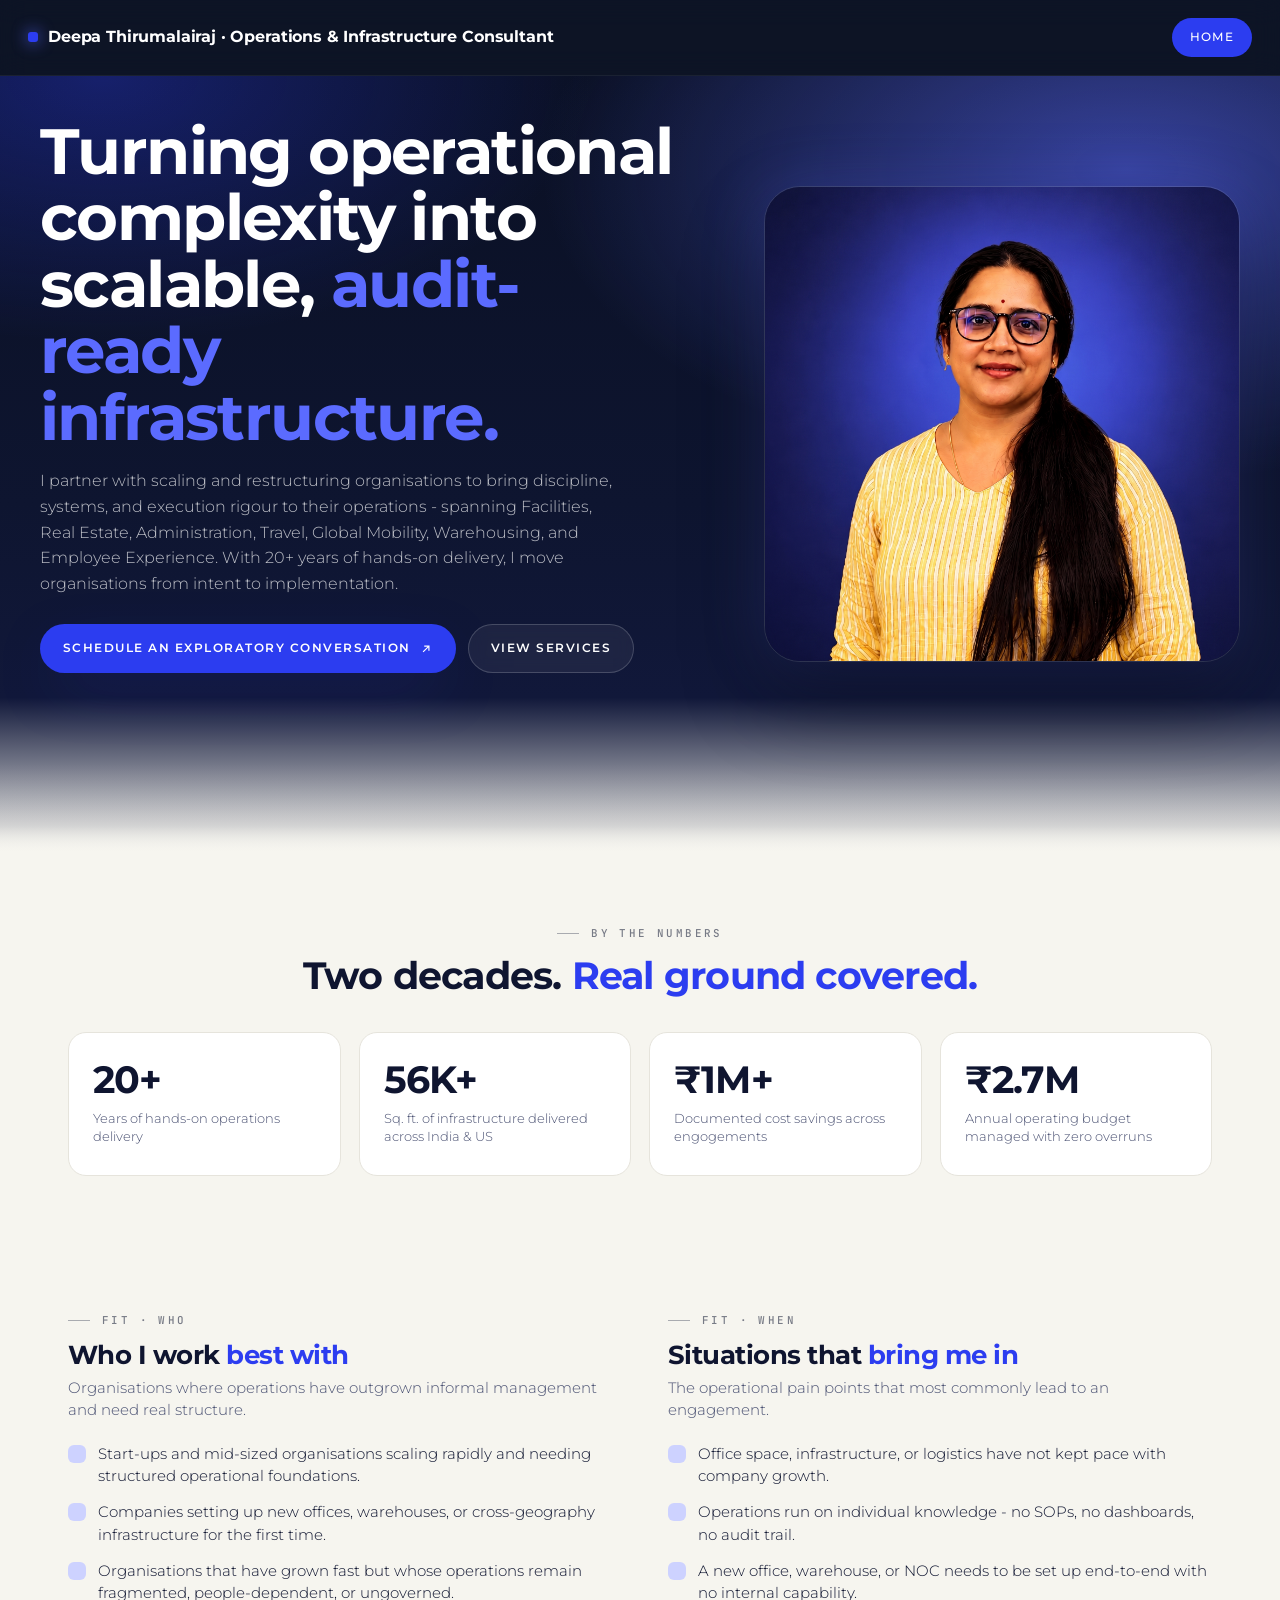
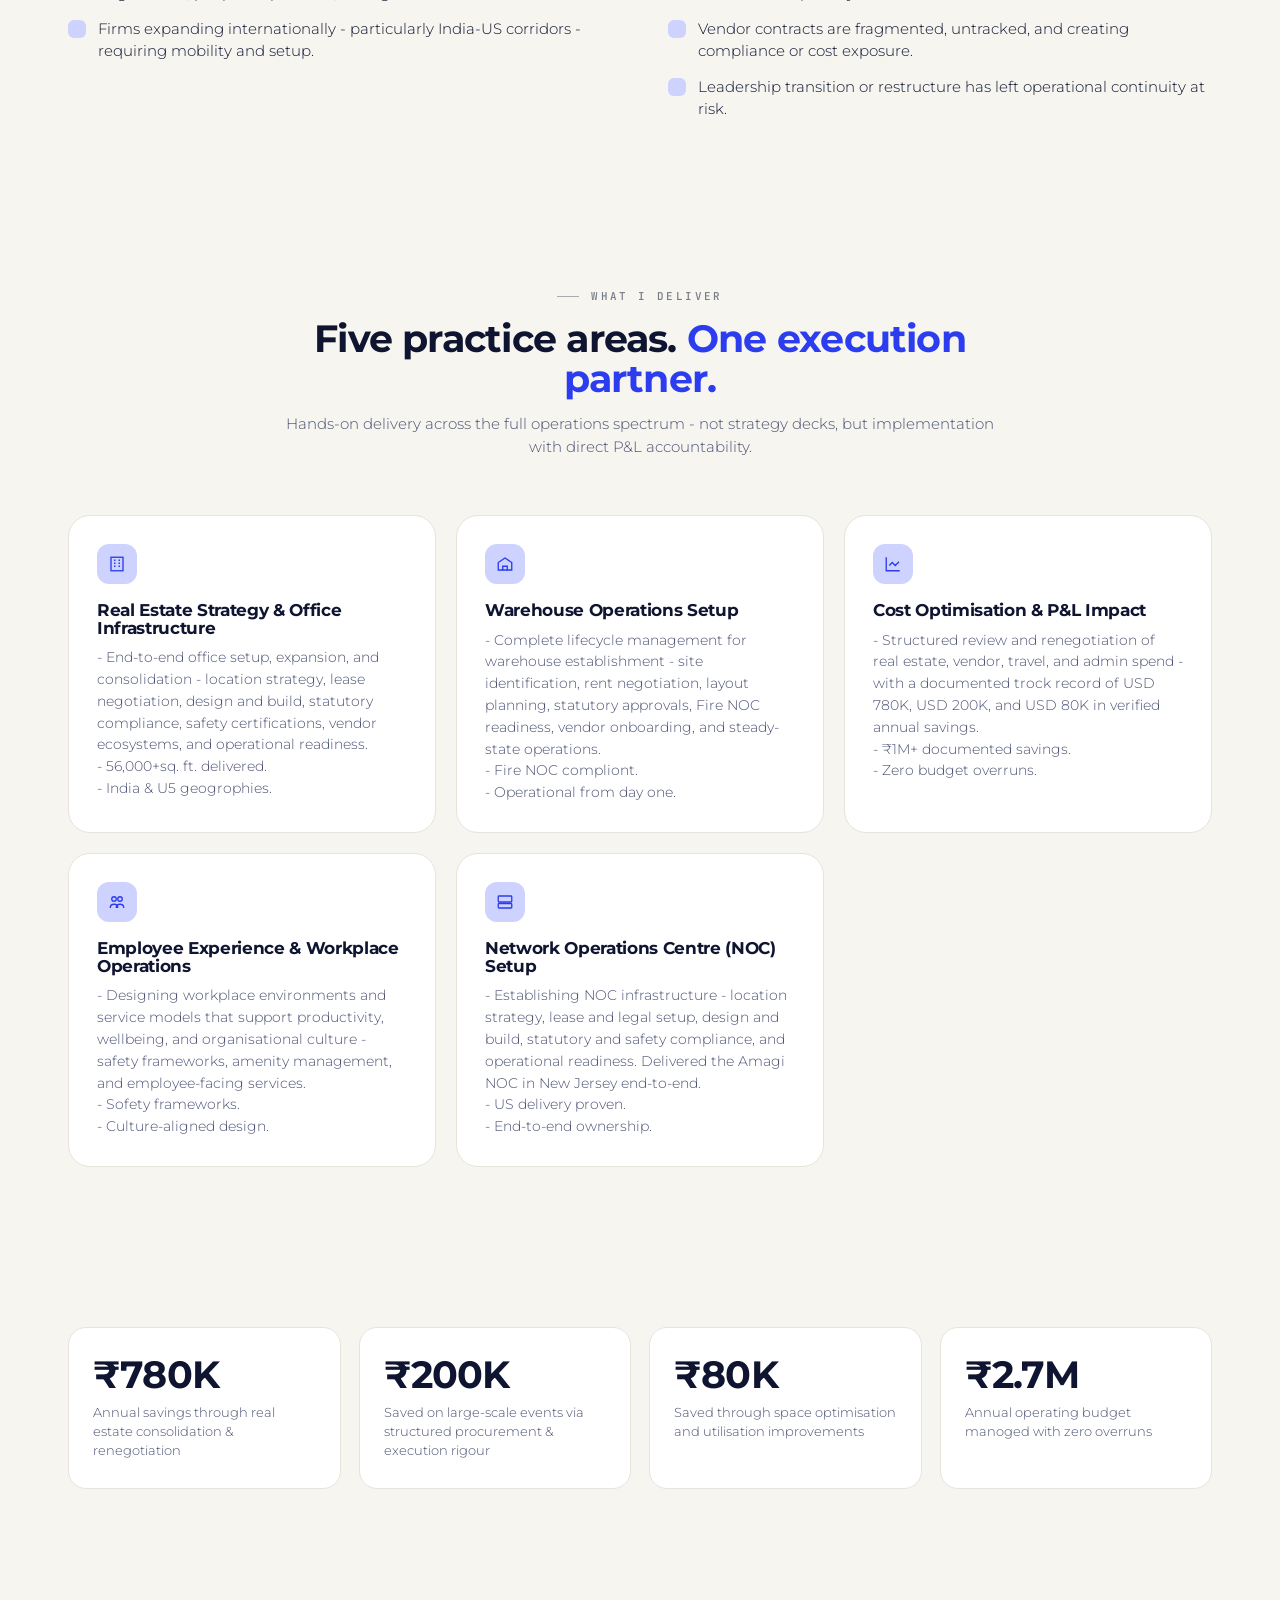
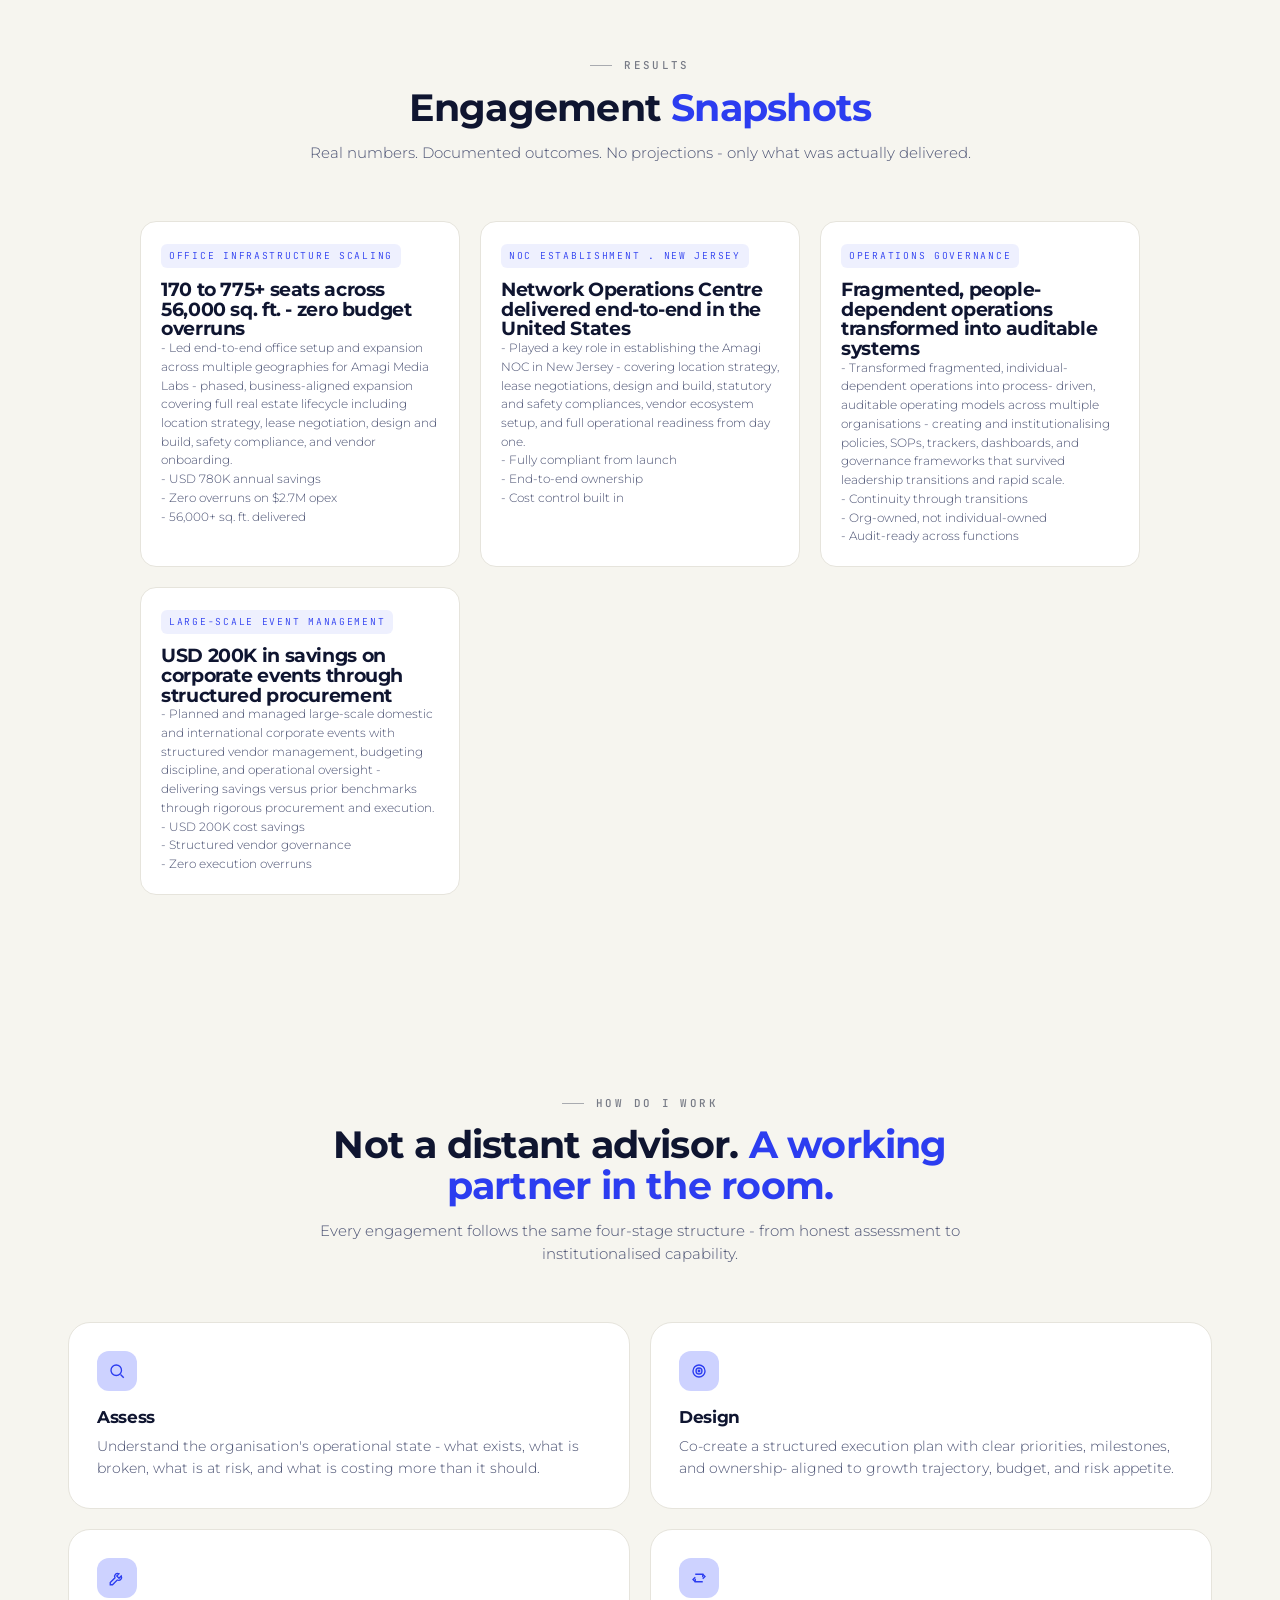
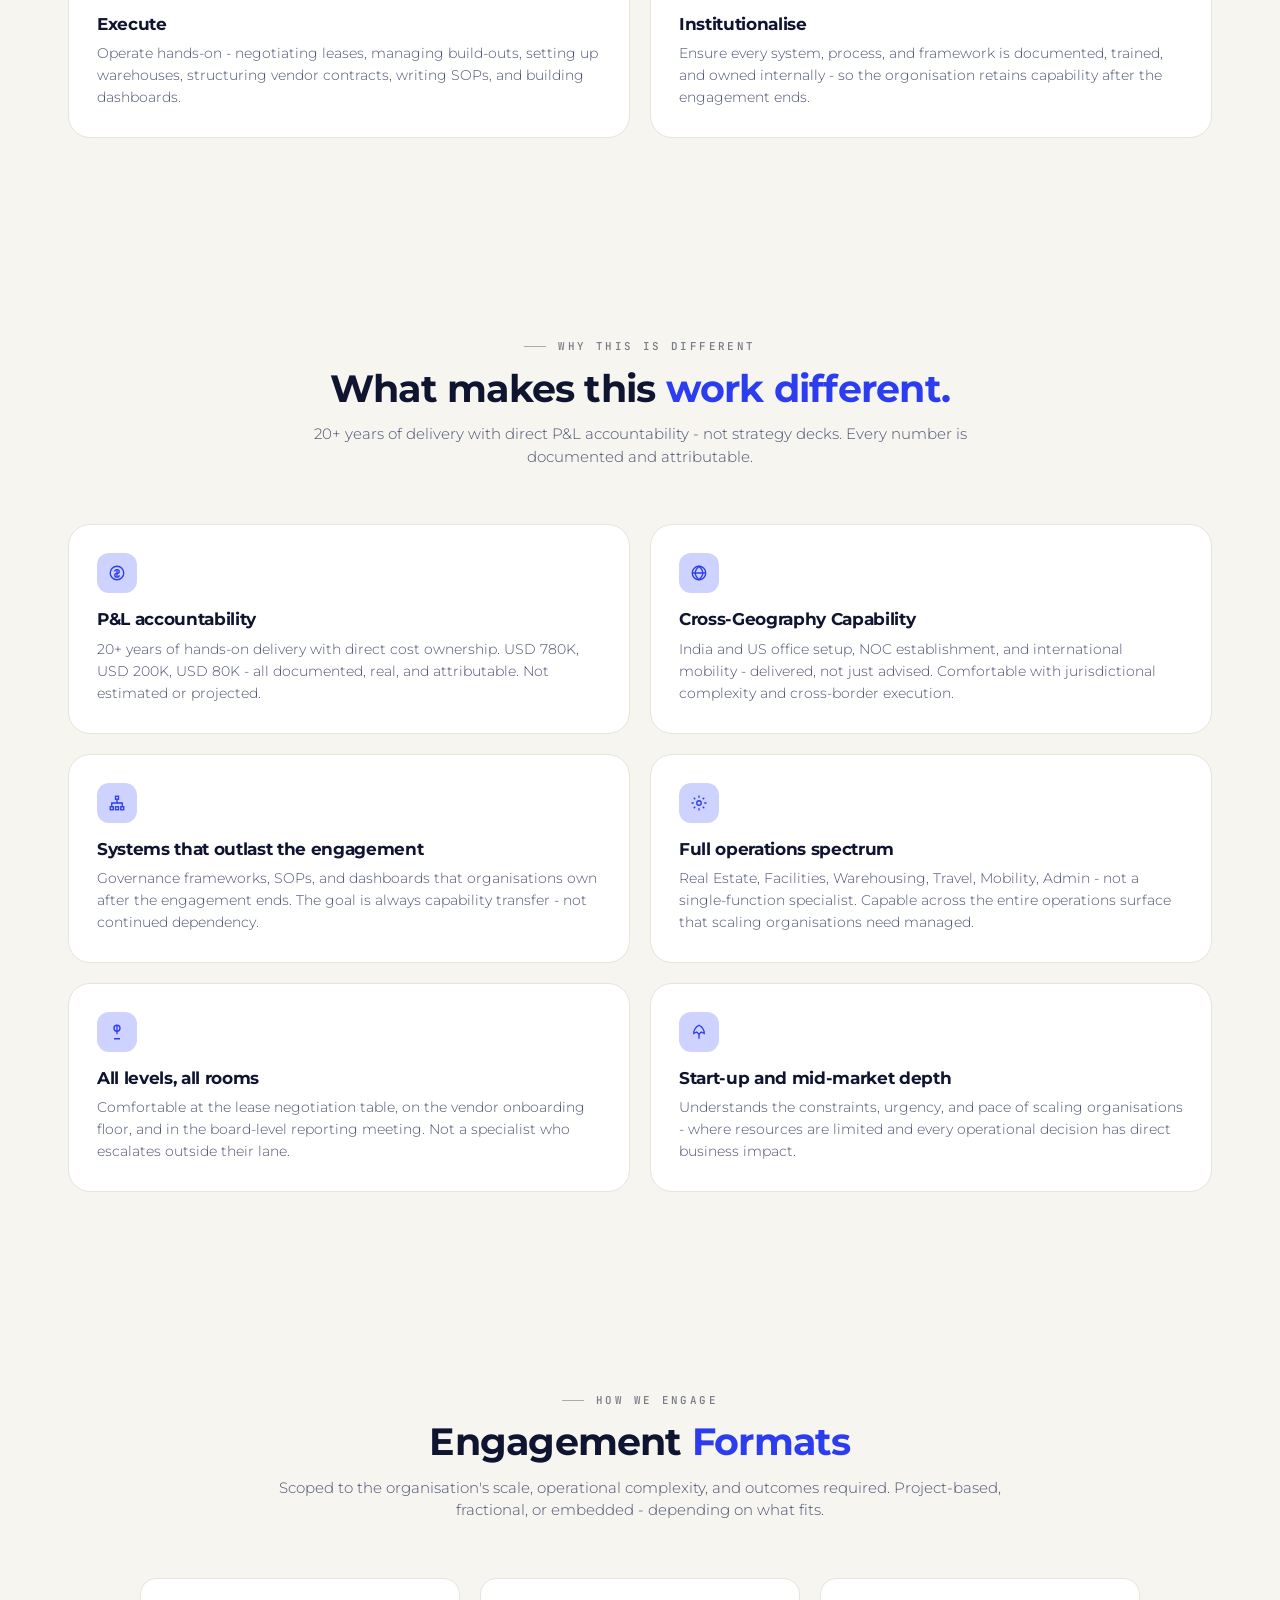
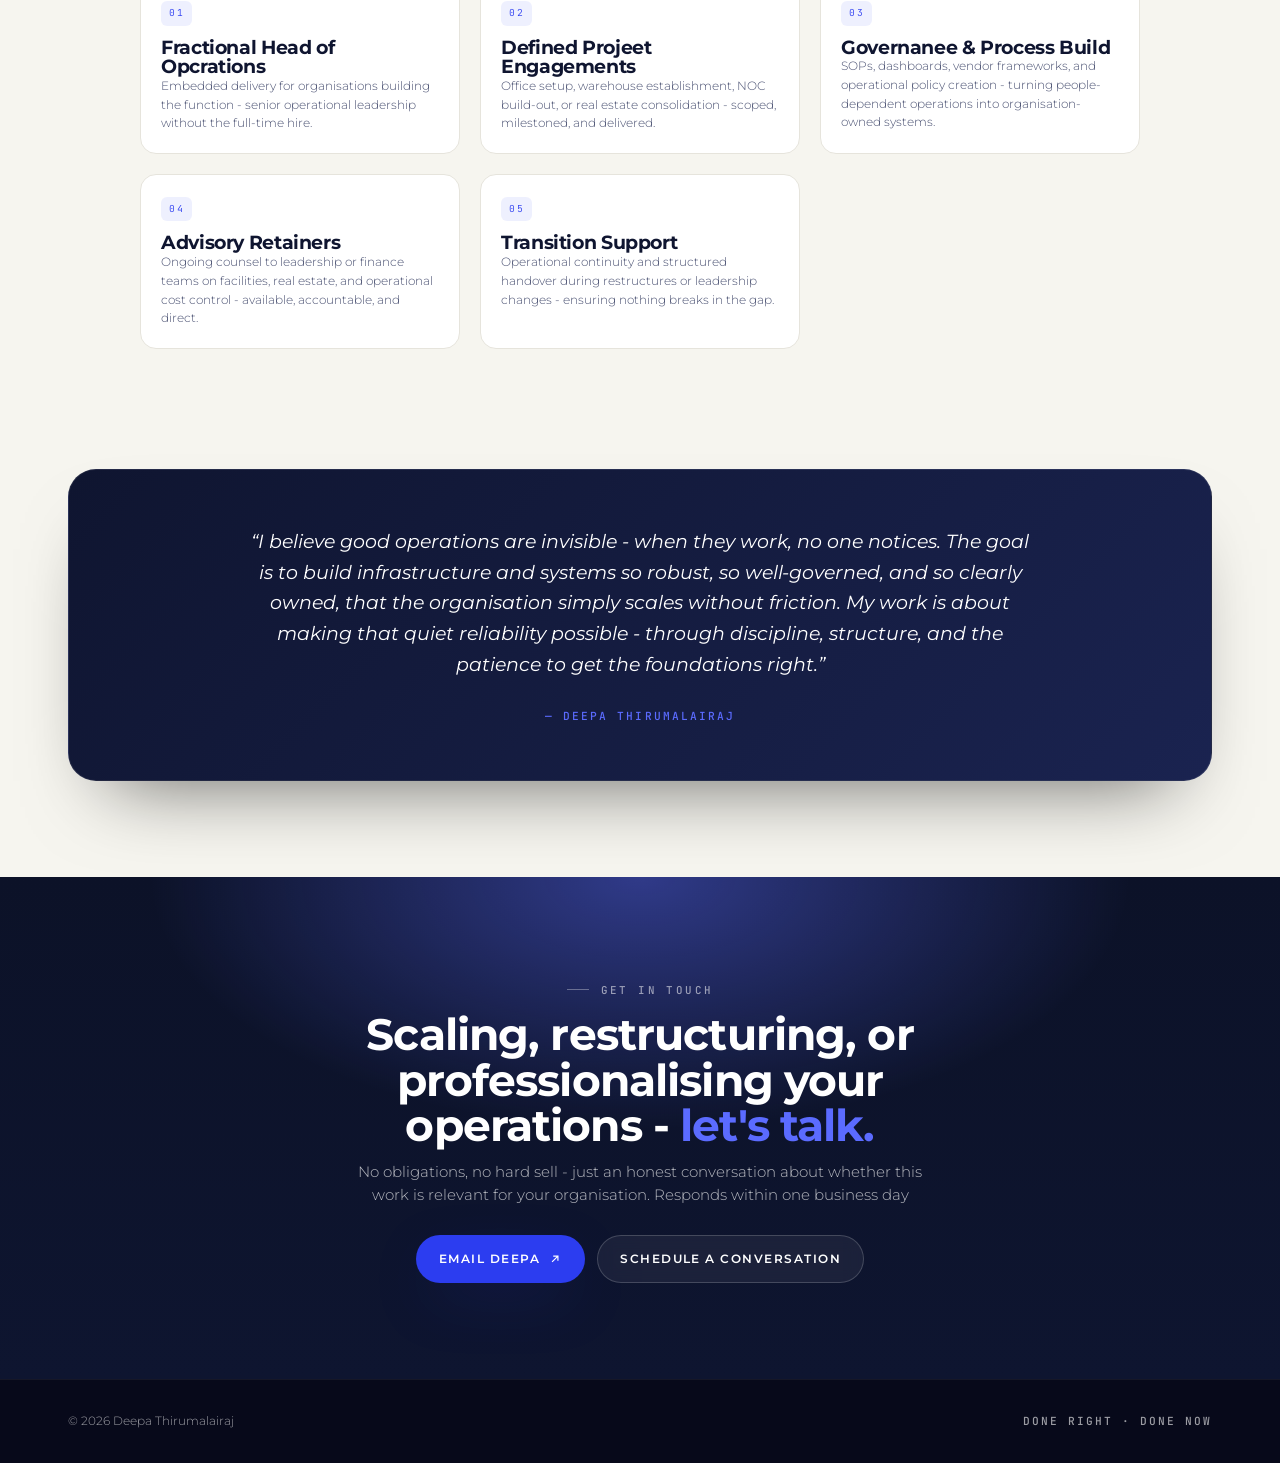
<file: deepa/public/site/index.html>
<!doctype html>
<html lang="en">
<head>
  <meta charset="utf-8" />
  <meta name="viewport" content="width=device-width, initial-scale=1" />
  <title>Deepa Thirumalairaj · Operations & Infrastructure Consultan</title>
  <meta name="description" content="Independent HR advisory for founders, CEOs and people leaders — from setting up the function to fixing what's broken and scaling what works." />
  <link rel="stylesheet" href="./styles.css" />
</head>
<body>

<!-- ===== NAV ===== -->
<header class="nav">
  <div class="nav-inner">
    <a href="#" class="brand">
      <span class="brand-dot"></span>
      <span>Deepa Thirumalairaj · Operations & Infrastructure Consultant</span>
    </a>
    <nav class="nav-links">
      <a href="../../../index.html" class="nav-cta">Home</a>
    </nav>
  </div>
</header>

<!-- ===== HERO ===== -->
<section class="hero">
  <div class="wrap hero-inner">

    <div class="hero-layout">

      <div class="hero-content">

        <h1>
          Turning operational complexity into scalable, <em>audit-ready infrastructure.</em>
        </h1>

        <p class="hero-lede">
          I partner with scaling and restructuring organisations to bring discipline,
          systems, and execution rigour to their operations - spanning Facilities, Real
          Estate, Administration, Travel, Global Mobility, Warehousing, and Employee
          Experience. With 20+ years of hands-on delivery, I move organisations from
          intent to implementation.
        </p>

        <div class="hero-actions">
          <a class="btn btn-electric" href="../../../contact.html#cont">
            Schedule an exploratory conversation
            <svg class="arrow" viewBox="0 0 24 24" fill="none" stroke="currentColor" stroke-width="2">
              <path d="M7 17 17 7M9 7h8v8"/>
            </svg>
          </a>

          <a class="btn btn-ghost-light" href="#practice">
            View services
          </a>
        </div>

      </div>

      <div class="hero-image">
        <img src="./assets/images/Deepa.png" alt="Rohini HR Advisory">
      </div>

    </div>

  </div>
</section>

<!------------------------------------------------------------------------------------------------------------------>
<section class="surface section-tight">
  <div class="wrap">
    <div class="heading-block" style="margin-bottom: 36px;">
      <div class="eyebrow">BY THE NUMBERS</div>
      <h2 style="margin-top:14px;">Two decades. <em>Real ground covered.</em></h2>
    </div>
    <div class="stats-strip">
      <div class="stat-tile"><div class="stat-num">20+</div><div class="stat-label">Years of hands-on operations delivery</div></div>
      <div class="stat-tile"><div class="stat-num">56K+</div><div class="stat-label">Sq. ft. of infrastructure delivered across India & US</div></div>
      <div class="stat-tile"><div class="stat-num">₹1M+</div><div class="stat-label">Documented cost savings across engogements</div></div>
      <div class="stat-tile"><div class="stat-num">₹2.7M</div><div class="stat-label">Annual operating budget managed with zero overruns</div></div>
    </div>
  </div>
</section>

<!------------------------------------------------------------------------------------------------------------------>
<section class="surface section-tight" id="fit">
  <div class="wrap two-col">
    <div class="col">
      <div class="eyebrow" style="margin-bottom:14px;">FIT · WHO</div>
      <h2>Who I work <em>best with</em></h2>
      <p>Organisations where operations have outgrown informal management and need real structure.</p>
      <ul class="list">
        <li><path d="M20 6 9 17l-5-5"/></svg> Start-ups and mid-sized organisations scaling rapidly and needing structured operational foundations.</li>
        <li><path d="M20 6 9 17l-5-5"/></svg> Companies setting up new offices, warehouses, or cross-geography infrastructure for the first time.</li>
        <li><path d="M20 6 9 17l-5-5"/></svg> Organisations that have grown fast but whose operations remain fragmented, people-dependent, or ungoverned.</li>
        <li><path d="M20 6 9 17l-5-5"/></svg> Firms expanding internationally - particularly India-US corridors - requiring mobility and setup.</li>
      </ul>
    </div>

    <div class="col">
      <div class="eyebrow" style="margin-bottom:14px;">FIT · WHEN</div>
      <h2>Situations that <em>bring me in</em></h2>
      <p>The operational pain points that most commonly lead to an engagement.</p>
      <ul class="list">
        <li><path d="M5 13l4 4L19 7"/></svg> Office space, infrastructure, or logistics have not kept pace with company growth.</li>
        <li><path d="M5 13l4 4L19 7"/></svg> Operations run on individual knowledge - no SOPs, no dashboards, no audit trail.</li>
        <li><path d="M5 13l4 4L19 7"/></svg> A new office, warehouse, or NOC needs to be set up end-to-end with no internal capability.</li>
        <li><path d="M5 13l4 4L19 7"/></svg> Vendor contracts are fragmented, untracked, and creating compliance or cost exposure.</li>
        <li><path d="M5 13l4 4L19 7"/></svg> Leadership transition or restructure has left operational continuity at risk.</li>
      </ul>
    </div>
  </div>
</section>

<!------------------------------------------------------------------------------------------------------------------>
<section class="surface section" id="practice">
  <div class="wrap">
    <div class="heading-block">
      <div class="eyebrow">WHAT I DELIVER</div>
      <h2 style="margin-top:14px;">Five practice areas. <em>One execution partner.</em></h2>
      <p>Hands-on delivery across the full operations spectrum - not strategy decks, but implementation with direct P&L accountability.</p>
    </div>

    <div class="cards-3">
      <article class="card">
        <div class="card-icon">
          <svg class="i" viewBox="0 0 24 24" fill="none" stroke="currentColor">
          <rect x="4" y="3" width="16" height="18"/>
          <path d="M8 7h2M14 7h2M8 11h2M14 11h2M8 15h2M14 15h2"/>
        </svg>
      </div>
        <h3>Real Estate Strategy & Office Infrastructure</h3>
        <p>- End-to-end office setup, expansion, and consolidation - location strategy, lease negotiation, design and build, statutory
             compliance, safety certifications, vendor ecosystems, and operational readiness.</p>
        <p>- 56,000+sq. ft. delivered.</p>
        <p>- India & U5 geogrophies.</p>
      </article>

      <article class="card">
        <div class="card-icon">
          <svg class="i" viewBox="0 0 24 24" fill="none" stroke="currentColor">
            <path d="M3 10l9-6 9 6v10H3z"/>
            <path d="M9 21v-6h6v6"/>
          </svg>
        </div>
        <h3>Warehouse Operations Setup</h3>
        <p>- Complete lifecycle management for warehouse establishment - site identification, rent negotiation, layout planning, statutory approvals,
             Fire NOC readiness, vendor onboarding, and steady-state operations.</p>
        <p>- Fire NOC compliont.</p>
        <p>- Operational from day one.</p>
      </article>
      <article class="card">
        <div class="card-icon">
          <svg class="i" viewBox="0 0 24 24" fill="none" stroke="currentColor">
            <path d="M3 3v18h18"/>
            <path d="M7 14l4-4 4 4 5-5"/>
          </svg>
        </div>
        <h3>Cost Optimisation & P&L Impact</h3>
        <p>- Structured review and renegotiation of real estate, vendor, travel, and admin spend - with a documented trock record of USD 780K, USD
            200K, and USD 80K in verified annual savings.</p>
        <p>- ₹1M+ documented savings.</p>
        <p>- Zero budget overruns.</p>
      </article>
      <article class="card">
        <div class="card-icon">
          <svg class="i" viewBox="0 0 24 24" fill="none" stroke="currentColor">
            <circle cx="8" cy="8" r="3"/>
            <circle cx="16" cy="8" r="3"/>
            <path d="M3 20c0-3 2-5 5-5s5 2 5 5"/>
            <path d="M11 20c0-3 2-5 5-5s5 2 5 5"/>
          </svg>
        </div>
        <h3>Employee Experience & Workplace Operations</h3>
        <p>- Designing workplace environments and service models that support productivity, wellbeing, and organisational culture - safety frameworks,
          amenity management, and employee-facing services.</p>
        <p>- Sofety frameworks.</p>
        <p>- Culture-aligned design.</p>
      </article>
      <article class="card">
        <div class="card-icon">
          <svg class="i" viewBox="0 0 24 24" fill="none" stroke="currentColor">
            <rect x="3" y="4" width="18" height="8" rx="1"/>
            <rect x="3" y="14" width="18" height="6" rx="1"/>
            <path d="M7 8h.01M7 17h.01"/>
          </svg>
        </div>
        <h3>Network Operations Centre (NOC) Setup</h3>
        <p>- Establishing NOC infrastructure - location strategy, lease and legal setup, design and build, statutory and safety compliance, and operational
              readiness. Delivered the Amagi NOC in New Jersey end-to-end.</p>
        <p>- US delivery proven.</p>
        <p>- End-to-end ownership.</p>
      </article>
    </div>
  </div>
</section>
<!------------------------------------------------------------------------------------------------------------------>
<section class="surface section-tight">
  <div class="wrap">
    <div class="stats-strip">
      <div class="stat-tile"><div class="stat-num">₹780K</div><div class="stat-label">Annual savings through real estate consolidation & renegotiation</div></div>
      <div class="stat-tile"><div class="stat-num">₹200K</div><div class="stat-label">Saved on large-scale events via structured procurement & execution rigour</div></div>
      <div class="stat-tile"><div class="stat-num">₹80K</div><div class="stat-label">Saved through space optimisation and utilisation improvements</div></div>
      <div class="stat-tile"><div class="stat-num">₹2.7M</div><div class="stat-label">Annual operating budget manoged with zero overruns</div></div>
    </div>
  </div>
</section>

<!------------------------------------------------------------------------------------------------------------------>
<section class="surface section" id="formats">
  <div class="wrap">
    <div class="heading-block">
      <div class="eyebrow">RESULTS</div>
      <h2 style="margin-top:14px;">Engagement <em>Snapshots</em></h2>
      <p>Real numbers. Documented outcomes. No projections - only what was actually delivered.</p>
    </div>

    <div class="formats">
      <div class="format">
        <span class="pill">OFFICE INFRASTRUCTURE SCALING</span>
        <h3>170 to 775+ seats across 56,000 sq. ft. - zero budget overruns</h3>
        <p>- Led end-to-end office setup and expansion across multiple geographies for Amagi Media Labs - phased, business-aligned expansion covering full real
            estate lifecycle including location strategy, lease negotiation, design and build, safety compliance, and vendor onboarding.</p>
        <p>- USD 780K annual savings</p>
        <p>- Zero overruns on $2.7M opex</p>
        <p>- 56,000+ sq. ft. delivered</p>
      </div>
      <div class="format">
        <span class="pill">NOC ESTABLISHMENT . NEW JERSEY</span>
        <h3>Network Operations Centre delivered end-to-end in the United States</h3>
        <p>- Played a key role in establishing the Amagi NOC in New Jersey - covering location strategy, lease negotiations, design and build, statutory and safety
            compliances, vendor ecosystem setup, and full operational readiness from day one.</p>
        <p>- Fully compliant from launch</p>
        <p>- End-to-end ownership</p>
        <p>- Cost control built in</p>
      </div>
      <div class="format">
        <span class="pill">OPERATIONS GOVERNANCE</span>
        <h3>Fragmented, people-dependent operations transformed into auditable systems</h3>
        <p>- Transformed fragmented, individual-dependent operations into process- driven, auditable operating models across multiple organisations - creating
              and institutionalising policies, SOPs, trackers, dashboards, and governance frameworks that survived leadership transitions and rapid scale.</p>
        <p>- Continuity through transitions</p>
        <p>- Org-owned, not individual-owned</p>
        <p>- Audit-ready across functions</p>
      </div>
      <div class="format">
        <span class="pill">LARGE-SCALE EVENT MANAGEMENT</span>
        <h3>USD 200K in savings on corporate events through structured procurement</h3>
        <p>- Planned and managed large-scale domestic and international corporate events with structured vendor management, budgeting discipline, and operational
            oversight - delivering savings versus prior benchmarks through rigorous procurement and execution.</p>
        <p>- USD 200K cost savings</p>
        <p>- Structured vendor governance</p>
        <p>- Zero execution overruns</p>
      </div>
    </div>
  </div>
</section>

<!------------------------------------------------------------------------------------------------------------------>
<section class="surface section">
  <div class="wrap">
    <div class="heading-block">
      <div class="eyebrow">HOW DO I WORK</div>
      <h2 style="margin-top:14px;">Not a distant advisor. <em>A working partner in the room.</em></h2>
      <p>Every engagement follows the same four-stage structure - from honest assessment to institutionalised capability.</p>
    </div>

    <div class="cards-2">
      <article class="card">
        <div class="card-icon">
          <svg class="i" viewBox="0 0 24 24" fill="none" stroke="currentColor">
            <circle cx="11" cy="11" r="7"/>
            <path d="M21 21l-4.3-4.3"/>
          </svg>
        </div>
        <h3>Assess</h3>
        <p>Understand the organisation's operational state - what exists, what is broken, what is at risk, and what is costing more than it should.</p>
      </article>
      <article class="card">
        <div class="card-icon">
          <svg class="i" viewBox="0 0 24 24" fill="none" stroke="currentColor">
            <circle cx="12" cy="12" r="8"/>
            <circle cx="12" cy="12" r="4"/>
            <circle cx="12" cy="12" r="1"/>
          </svg>
        </div>
        <h3>Design</h3>
        <p>Co-create a structured execution plan with clear priorities, milestones, and ownership- aligned to growth trajectory, budget, and risk appetite.</p>
      </article>
      <article class="card">
        <div class="card-icon">
          <svg class="i" viewBox="0 0 24 24" fill="none" stroke="currentColor">
            <path d="M14.7 6.3a4 4 0 0 0-5.4 5.4L3 18v3h3l6.3-6.3a4 4 0 0 0 5.4-5.4l-3 3-3-3 3-3z"/>
          </svg>
        </div>
        <h3>Execute</h3>
        <p>Operate hands-on - negotiating leases, managing build-outs, setting up warehouses, structuring vendor contracts, writing SOPs, and building dashboards.</p>
      </article>
      <article class="card">
        <div class="card-icon">
          <svg class="i" viewBox="0 0 24 24" fill="none" stroke="currentColor">
            <path d="M7 7h10v4"/>
            <path d="M17 17H7v-4"/>
            <path d="M17 7l3 3-3 3"/>
            <path d="M7 17l-3-3 3-3"/>
          </svg>
        </div>
        <h3>Institutionalise</h3>
        <p>Ensure every system, process, and framework is documented, trained, and owned internally - so the orgonisation retains capability after the engagement ends.</p>
      </article>
    </div>
  </div>
</section>
<!------------------------------------------------------------------------------------------------------------------>
<section class="surface section">
  <div class="wrap">
    <div class="heading-block">
      <div class="eyebrow">WHY THIS IS DIFFERENT</div>
      <h2 style="margin-top:14px;">What makes this <em>work different.</em></h2>
      <p>20+ years of delivery with direct P&L accountability - not strategy decks. Every number is documented and attributable.</p>
    </div>

    <div class="cards-2">
      <article class="card">
        <div class="card-icon">
          <svg class="i" viewBox="0 0 24 24" fill="none" stroke="currentColor">
            <circle cx="12" cy="12" r="9"/>
            <path d="M12 7v10"/>
            <path d="M9 10c0-1.5 1.5-2.5 3-2.5s3 1 3 2.5-1.5 2.5-3 2.5-3 1-3 2.5 1.5 2.5 3 2.5 3-1 3-2.5"/>
          </svg>
        </div>
        <h3>P&L accountability</h3>
        <p>20+ years of hands-on delivery with direct cost ownership. USD 780K, USD 200K, USD 80K - all documented, real, and attributable. Not estimated
            or projected.</p>
      </article>
      <article class="card">
      <div class="card-icon">
        <svg class="i" viewBox="0 0 24 24" fill="none" stroke="currentColor">
          <circle cx="12" cy="12" r="9"/>
          <path d="M3 12h18"/>
          <path d="M12 3c3 3 5 6 5 9s-2 6-5 9c-3-3-5-6-5-9s2-6 5-9z"/>
        </svg>
      </div>
        <h3>Cross-Geography Capability</h3>
        <p>India and US office setup, NOC establishment, and international mobility - delivered, not just advised. Comfortable with jurisdictional
            complexity and cross-border execution.</p>
      </article>
      <article class="card">
      <div class="card-icon">
          <svg class="i" viewBox="0 0 24 24" fill="none" stroke="currentColor">
            <rect x="10" y="3" width="4" height="4"/>
            <rect x="3" y="17" width="4" height="4"/>
            <rect x="10" y="17" width="4" height="4"/>
            <rect x="17" y="17" width="4" height="4"/>
            <path d="M12 7v5"/>
            <path d="M5 17v-5h14v5"/>
          </svg>
        </div>
        <h3>Systems that outlast the engagement</h3>
        <p>Governance frameworks, SOPs, and dashboards that organisations own after the engagement ends. The goal is always capability transfer - not
            continued dependency.</p>
      </article>
      <article class="card">
      <div class="card-icon">
        <svg class="i" viewBox="0 0 24 24" fill="none" stroke="currentColor">
          <circle cx="12" cy="12" r="3"/>
          <path d="M12 2v3M12 19v3M2 12h3M19 12h3"/>
          <path d="M5 5l2 2M17 17l2 2M19 5l-2 2M7 17l-2 2"/>
        </svg>
      </div>
        <h3>Full operations spectrum</h3>
        <p>Real Estate, Facilities, Warehousing, Travel, Mobility, Admin - not a single-function specialist. Capable across the entire operations surface that
            scaling organisations need managed.</p>
      </article>
      <article class="card">
      <div class="card-icon">
          <svg class="i" viewBox="0 0 24 24" fill="none" stroke="currentColor">
            <path d="M12 3v12"/>
            <circle cx="12" cy="7" r="4"/>
            <path d="M8 21h8"/>
          </svg>
        </div>
        <h3>All levels, all rooms</h3>
        <p>Comfortable at the lease negotiation table, on the vendor onboarding floor, and in the board-level reporting meeting. Not a specialist who escalates
            outside their lane.</p>
      </article>
      <article class="card">
      <div class="card-icon">
          <svg class="i" viewBox="0 0 24 24" fill="none" stroke="currentColor">
            <path d="M12 3c4 2 7 6 7 11l-4-2-3 3-3-3-4 2c0-5 3-9 7-11z"/>
            <path d="M12 15v6"/>
          </svg>
        </div>
        <h3>Start-up and mid-market depth</h3>
        <p>Understands the constraints, urgency, and pace of scaling organisations - where resources are limited and every operational decision has direct
            business impact.</p>
      </article>
    </div>
  </div>
</section>
<!------------------------------------------------------------------------------------------------------------------>
<section class="surface section" id="formats">
  <div class="wrap">
    <div class="heading-block">
      <div class="eyebrow">HOW WE ENGAGE</div>
      <h2 style="margin-top:14px;">Engagement <em>Formats</em></h2>
      <p>Scoped to the organisation's scale, operational complexity, and outcomes required. Project-based, fractional, or embedded - depending on what fits.</p>
    </div>

    <div class="formats">
      <div class="format">
        <span class="pill">01</span>
        <h3>Fractional Head of Opcrations</h3>
        <p>Embedded delivery for organisations building the function - senior operational leadership without the full-time hire.</p>
      </div>
      <div class="format">
        <span class="pill">02</span>
        <h3>Defined Projeet Engagements</h3>
        <p>Office setup, warehouse establishment, NOC build-out, or real estate consolidation - scoped, milestoned, and delivered.</p>
      </div>
      <div class="format">
        <span class="pill">03</span>
        <h3>Governanee & Process Build</h3>
        <p>SOPs, dashboards, vendor frameworks, and operational policy creation - turning people- dependent operations into organisation-owned systems.</p>
      </div>
      <div class="format">
        <span class="pill">04</span>
        <h3>Advisory Retainers</h3>
        <p>Ongoing counsel to leadership or finance teams on facilities, real estate, and operational cost control - available, accountable, and direct.</p>
      </div>
      <div class="format">
        <span class="pill">05</span>
        <h3>Transition Support</h3>
        <p>Operational continuity and structured handover during restructures or leadership changes - ensuring nothing breaks in the gap.</p>
      </div>
    </div>
  </div>
</section>

<!------------------------------------------------------------------------------------------------------------------>
<!-- ===== QUOTE BAND ===== -->
<section class="surface" style="padding: 24px 0 96px;">
  <div class="wrap">
    <div class="quote-card" style="margin-top: 0;">
      <p>
        “I believe good operations are invisible - when they work, no one notices. The goal is to build infrastructure and systems so robust, so well-governed, and
        so clearly owned, that the organisation simply scales without friction. My work is about making that quiet reliability possible - through discipline,
        structure, and the patience to get the foundations right.”
      </p>
      <span class="mono">— DEEPA THIRUMALAIRAJ</span>
    </div>
  </div>
</section>
<!-- ===== FINAL CTA ===== -->
<section class="cta-band" id="contact">
  <div class="wrap">
    <div class="eyebrow eyebrow-light" style="justify-content:center; display:inline-flex;">GET IN TOUCH</div>
    <h2>Scaling, restructuring, or professionalising your operations - <em>let's talk. </em></h2>
    <p>No obligations, no hard sell - just an honest conversation about whether this work is relevant for your organisation. Responds within one business
day</p>
    <div class="cta-actions">
      <a class="btn btn-electric" href="mailto:deepa.subha@gmail.com">
        Email Deepa
        <svg class="arrow" viewBox="0 0 24 24" fill="none" stroke="currentColor" stroke-width="2"><path d="M7 17 17 7M9 7h8v8"/></svg>
      </a>
      <a class="btn btn-ghost-light" href="../../../contact.html#cont">Schedule a conversation</a>
    </div>
  </div>
</section>



<!-- ===== FOOTER ===== -->
<footer class="footer">
  <div class="wrap footer-inner">
    <span>© 2026 Deepa Thirumalairaj</span>
    <span class="mono">DONE RIGHT · DONE NOW</span>
  </div>
</footer>

</body>
</html>
</file>
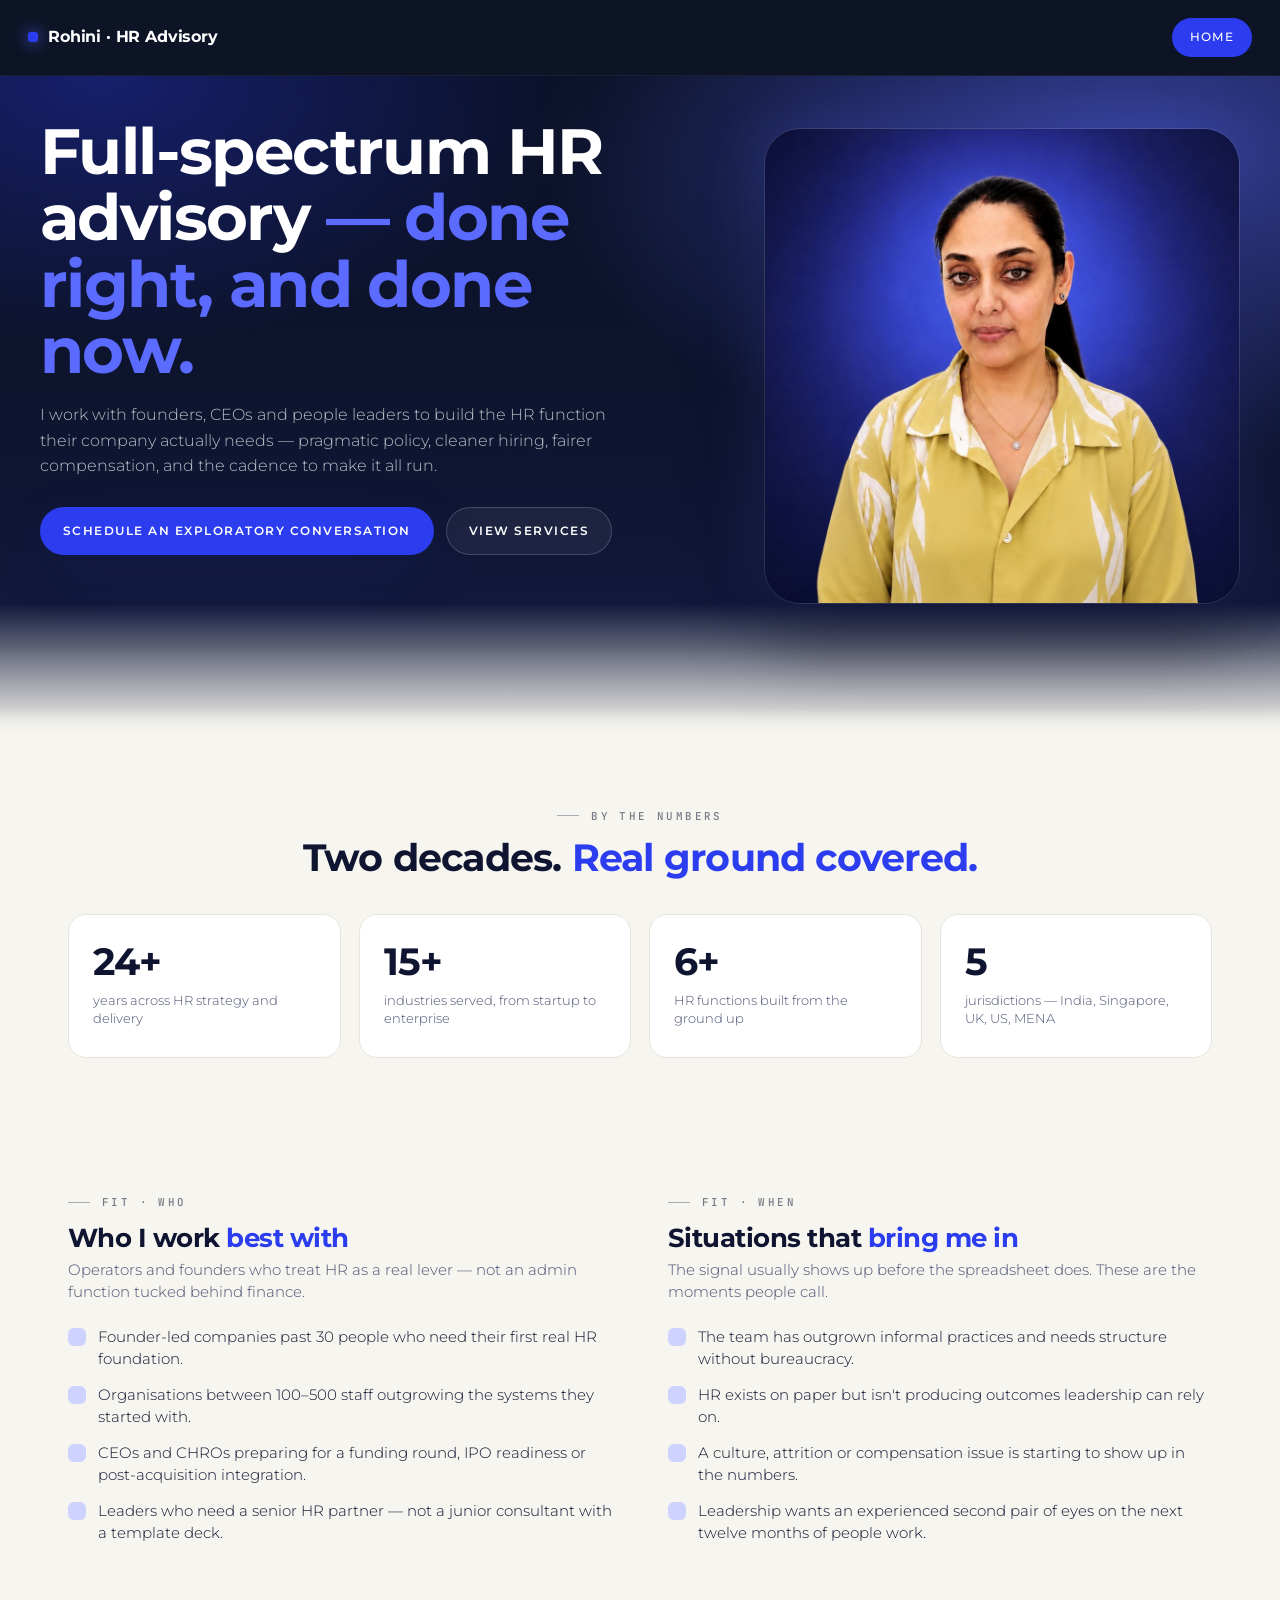
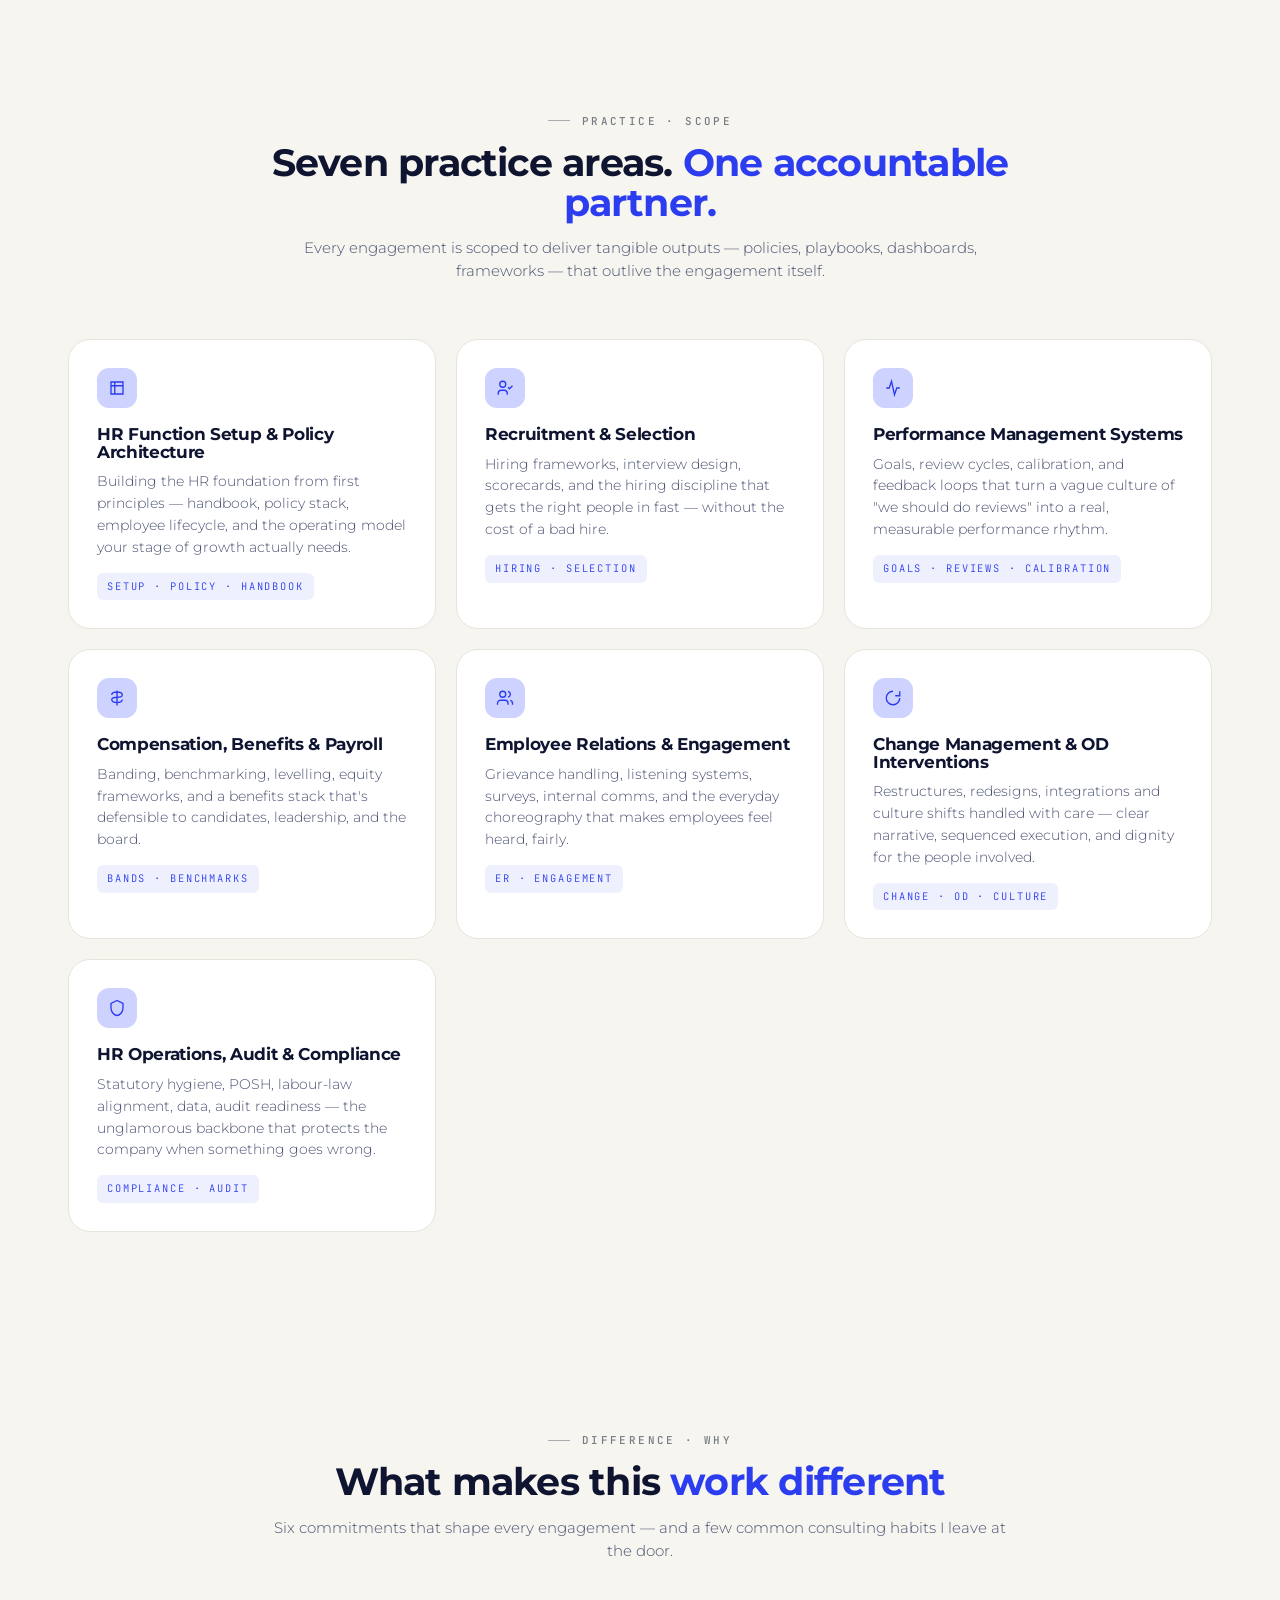
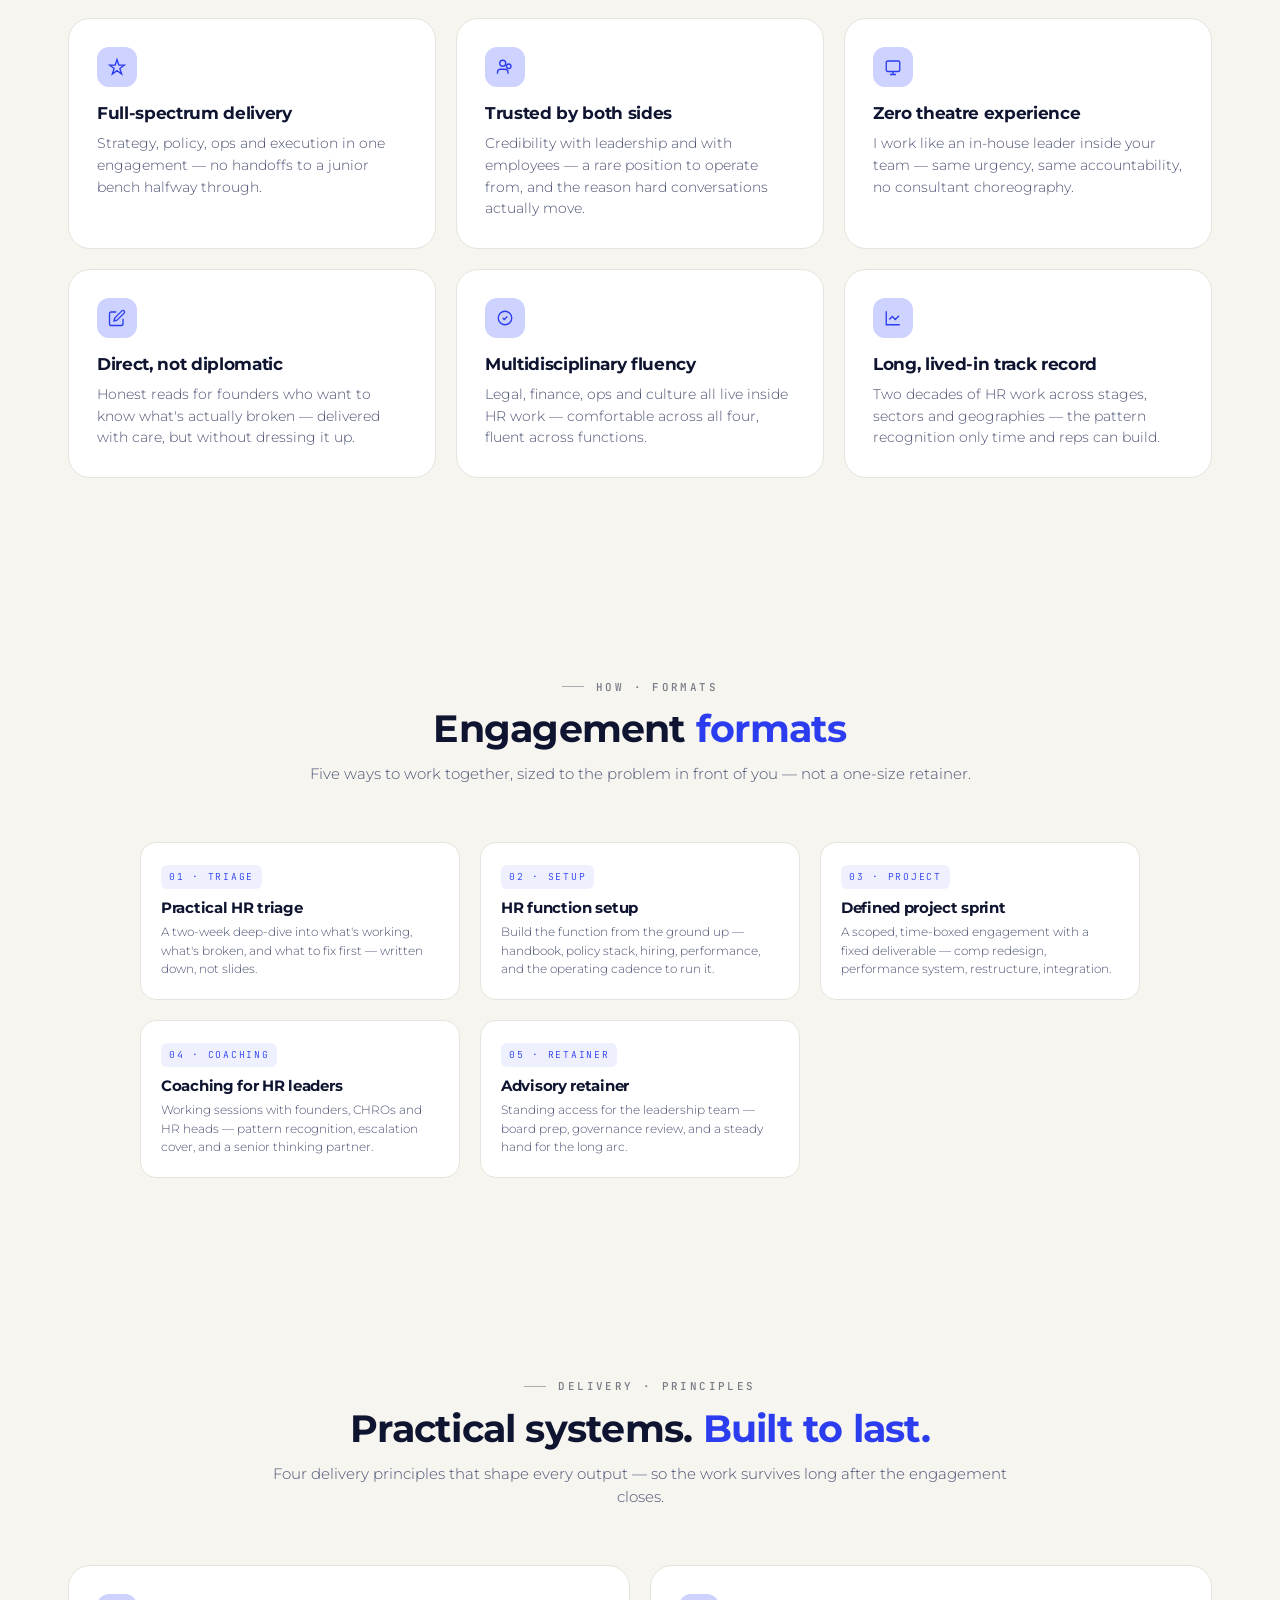
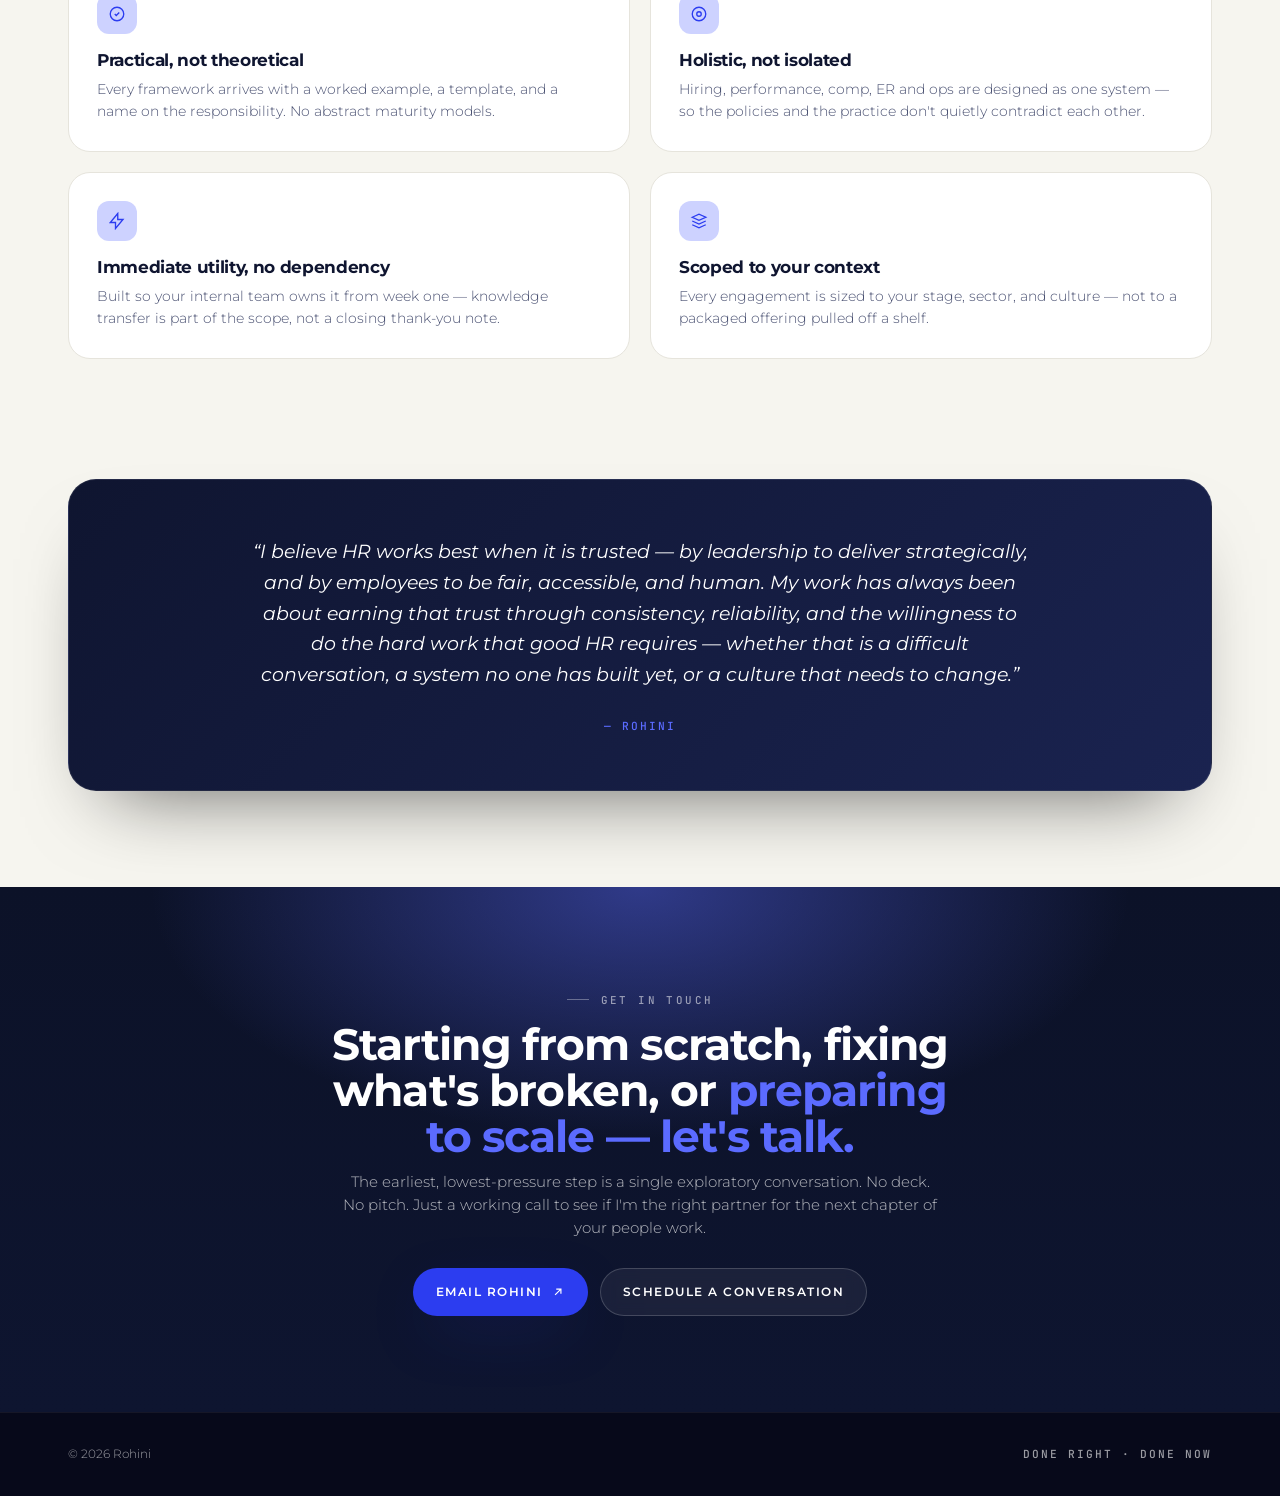
<file: rohini/public/site/index.html>
<!doctype html>
<html lang="en">
<head>
  <meta charset="utf-8" />
  <meta name="viewport" content="width=device-width, initial-scale=1" />
  <title>Rohini · HR Advisory — Done Right, Done Now</title>
  <meta name="description" content="Independent HR advisory for founders, CEOs and people leaders — from setting up the function to fixing what's broken and scaling what works." />
  <link rel="stylesheet" href="./styles.css" />
</head>
<body>

<!-- ===== NAV ===== -->
<header class="nav">
  <div class="nav-inner">
    <a href="#" class="brand">
      <span class="brand-dot"></span>
      <span>Rohini · HR Advisory</span>
    </a>
    <nav class="nav-links">
      <a href="../../../index.html" class="nav-cta">Home</a>
    </nav>
  </div>
</header>

<!-- ===== HERO ===== -->
<section class="hero">
  <div class="hero-grid"></div>
  <div class="wrap hero-inner">
    <div class="hero-layout">

  <div class="hero-content">

    <h1>
      Full-spectrum HR advisory
      <em>— done right, and done now.</em>
    </h1>

    <p class="hero-lede">
      I work with founders, CEOs and people leaders to build the HR
      function their company actually needs — pragmatic policy,
      cleaner hiring, fairer compensation, and the cadence to make
      it all run.
    </p>

    <div class="hero-actions">
      <a href="../../../contact.html#cont" class="btn btn-electric">
        Schedule an exploratory conversation
      </a>

      <a href="#practice" class="btn btn-ghost-light">
        View Services
      </a>
    </div>

  </div>

  <div class="hero-image">
    <img src="assets/images/Rohini.png" alt="Rohini">
  </div>

</div>
  </div>
</section>

<!-- ===== STATS STRIP ===== -->
<section class="surface section-tight">
  <div class="wrap">
    <div class="heading-block" style="margin-bottom: 36px;">
      <div class="eyebrow">BY THE NUMBERS</div>
      <h2 style="margin-top:14px;">Two decades. <em>Real ground covered.</em></h2>
    </div>
    <div class="stats-strip">
      <div class="stat-tile"><div class="stat-num">24+</div><div class="stat-label">years across HR strategy and delivery</div></div>
      <div class="stat-tile"><div class="stat-num">15+</div><div class="stat-label">industries served, from startup to enterprise</div></div>
      <div class="stat-tile"><div class="stat-num">6+</div><div class="stat-label">HR functions built from the ground up</div></div>
      <div class="stat-tile"><div class="stat-num">5</div><div class="stat-label">jurisdictions — India, Singapore, UK, US, MENA</div></div>
    </div>
  </div>
</section>

<!-- ===== TWO COLUMN — Who / Situations ===== -->
<section class="surface section-tight" id="fit">
  <div class="wrap two-col">
    <div class="col">
      <div class="eyebrow" style="margin-bottom:14px;">FIT · WHO</div>
      <h2>Who I work <em>best with</em></h2>
      <p>Operators and founders who treat HR as a real lever — not an admin function tucked behind finance.</p>
      <ul class="list">
        <li><path d="M20 6 9 17l-5-5"/> Founder-led companies past 30 people who need their first real HR foundation.</li>
        <li><path d="M20 6 9 17l-5-5"/> Organisations between 100–500 staff outgrowing the systems they started with.</li>
        <li><path d="M20 6 9 17l-5-5"/> CEOs and CHROs preparing for a funding round, IPO readiness or post-acquisition integration.</li>
        <li><path d="M20 6 9 17l-5-5"/> Leaders who need a senior HR partner — not a junior consultant with a template deck.</li>
      </ul>
    </div>

    <div class="col">
      <div class="eyebrow" style="margin-bottom:14px;">FIT · WHEN</div>
      <h2>Situations that <em>bring me in</em></h2>
      <p>The signal usually shows up before the spreadsheet does. These are the moments people call.</p>
      <ul class="list">
        <li><path d="M5 13l4 4L19 7"/> The team has outgrown informal practices and needs structure without bureaucracy.</li>
        <li><path d="M5 13l4 4L19 7"/> HR exists on paper but isn't producing outcomes leadership can rely on.</li>
        <li><path d="M5 13l4 4L19 7"/> A culture, attrition or compensation issue is starting to show up in the numbers.</li>
        <li><path d="M5 13l4 4L19 7"/> Leadership wants an experienced second pair of eyes on the next twelve months of people work.</li>
      </ul>
    </div>
  </div>
</section>

<!-- ===== PRACTICE AREAS ===== -->
<section class="surface section" id="practice">
  <div class="wrap">
    <div class="heading-block">
      <div class="eyebrow">PRACTICE · SCOPE</div>
      <h2 style="margin-top:14px;">Seven practice areas. <em>One accountable partner.</em></h2>
      <p>Every engagement is scoped to deliver tangible outputs — policies, playbooks, dashboards, frameworks — that outlive the engagement itself.</p>
    </div>

    <div class="cards-3">
      <article class="card">
        <div class="card-icon"><svg class="i" viewBox="0 0 24 24" fill="none" stroke="currentColor"><path d="M4 4h16v16H4z"/><path d="M4 9h16M9 4v16"/></svg></div>
        <h3>HR Function Setup &amp; Policy Architecture</h3>
        <p>Building the HR foundation from first principles — handbook, policy stack, employee lifecycle, and the operating model your stage of growth actually needs.</p>
        <span class="pill">Setup · Policy · Handbook</span>
      </article>

      <article class="card">
        <div class="card-icon"><svg class="i" viewBox="0 0 24 24" fill="none" stroke="currentColor"><circle cx="9" cy="7" r="4"/><path d="M3 21v-2a4 4 0 0 1 4-4h4a4 4 0 0 1 4 4v2"/><path d="M16 11l2 2 4-4"/></svg></div>
        <h3>Recruitment &amp; Selection</h3>
        <p>Hiring frameworks, interview design, scorecards, and the hiring discipline that gets the right people in fast — without the cost of a bad hire.</p>
        <span class="pill">Hiring · Selection</span>
      </article>

      <article class="card">
        <div class="card-icon"><svg class="i" viewBox="0 0 24 24" fill="none" stroke="currentColor"><path d="M3 12h4l3-9 4 18 3-9h4"/></svg></div>
        <h3>Performance Management Systems</h3>
        <p>Goals, review cycles, calibration, and feedback loops that turn a vague culture of "we should do reviews" into a real, measurable performance rhythm.</p>
        <span class="pill">Goals · Reviews · Calibration</span>
      </article>

      <article class="card">
        <div class="card-icon"><svg class="i" viewBox="0 0 24 24" fill="none" stroke="currentColor"><path d="M12 2v20M5 8c0-2 2-4 7-4s7 2 7 4-2 3-7 3-7 1-7 3 2 4 7 4 7-2 7-4"/></svg></div>
        <h3>Compensation, Benefits &amp; Payroll</h3>
        <p>Banding, benchmarking, levelling, equity frameworks, and a benefits stack that's defensible to candidates, leadership, and the board.</p>
        <span class="pill">Bands · Benchmarks</span>
      </article>

      <article class="card">
        <div class="card-icon"><svg class="i" viewBox="0 0 24 24" fill="none" stroke="currentColor"><path d="M16 21v-2a4 4 0 0 0-4-4H6a4 4 0 0 0-4 4v2"/><circle cx="9" cy="7" r="4"/><path d="M22 21v-2a4 4 0 0 0-3-3.87M16 3.13a4 4 0 0 1 0 7.75"/></svg></div>
        <h3>Employee Relations &amp; Engagement</h3>
        <p>Grievance handling, listening systems, surveys, internal comms, and the everyday choreography that makes employees feel heard, fairly.</p>
        <span class="pill">ER · Engagement</span>
      </article>

      <article class="card">
        <div class="card-icon"><svg class="i" viewBox="0 0 24 24" fill="none" stroke="currentColor"><path d="M21 12a9 9 0 1 1-9-9"/><path d="M21 3v6h-6"/></svg></div>
        <h3>Change Management &amp; OD Interventions</h3>
        <p>Restructures, redesigns, integrations and culture shifts handled with care — clear narrative, sequenced execution, and dignity for the people involved.</p>
        <span class="pill">Change · OD · Culture</span>
      </article>

      <article class="card">
        <div class="card-icon"><svg class="i" viewBox="0 0 24 24" fill="none" stroke="currentColor"><path d="M12 2 4 6v6c0 5 3.5 9.5 8 10 4.5-.5 8-5 8-10V6l-8-4z"/></svg></div>
        <h3>HR Operations, Audit &amp; Compliance</h3>
        <p>Statutory hygiene, POSH, labour-law alignment, data, audit readiness — the unglamorous backbone that protects the company when something goes wrong.</p>
        <span class="pill">Compliance · Audit</span>
      </article>
    </div>
  </div>
</section>

<!-- ===== WHAT MAKES THIS DIFFERENT ===== -->
<section class="surface section" id="different">
  <div class="wrap">
    <div class="heading-block">
      <div class="eyebrow">DIFFERENCE · WHY</div>
      <h2 style="margin-top:14px;">What makes this <em>work different</em></h2>
      <p>Six commitments that shape every engagement — and a few common consulting habits I leave at the door.</p>
    </div>

    <div class="cards-3">
      <article class="card">
        <div class="card-icon"><svg class="i" viewBox="0 0 24 24" fill="none" stroke="currentColor"><path d="M12 2l2.4 7.4H22l-6.2 4.5 2.4 7.4L12 16.8 5.8 21.3l2.4-7.4L2 9.4h7.6L12 2z"/></svg></div>
        <h3>Full-spectrum delivery</h3>
        <p>Strategy, policy, ops and execution in one engagement — no handoffs to a junior bench halfway through.</p>
      </article>
      <article class="card">
        <div class="card-icon"><svg class="i" viewBox="0 0 24 24" fill="none" stroke="currentColor"><circle cx="9" cy="7" r="4"/><circle cx="17" cy="11" r="3"/><path d="M2 21v-2a4 4 0 0 1 4-4h6a4 4 0 0 1 4 4v2"/></svg></div>
        <h3>Trusted by both sides</h3>
        <p>Credibility with leadership and with employees — a rare position to operate from, and the reason hard conversations actually move.</p>
      </article>
      <article class="card">
        <div class="card-icon"><svg class="i" viewBox="0 0 24 24" fill="none" stroke="currentColor"><rect x="3" y="4" width="18" height="14" rx="2"/><path d="M8 22h8M12 18v4"/></svg></div>
        <h3>Zero theatre experience</h3>
        <p>I work like an in-house leader inside your team — same urgency, same accountability, no consultant choreography.</p>
      </article>
      <article class="card">
        <div class="card-icon"><svg class="i" viewBox="0 0 24 24" fill="none" stroke="currentColor"><path d="M11 4H4a2 2 0 0 0-2 2v14a2 2 0 0 0 2 2h14a2 2 0 0 0 2-2v-7"/><path d="M18.5 2.5a2.121 2.121 0 1 1 3 3L12 15l-4 1 1-4 9.5-9.5z"/></svg></div>
        <h3>Direct, not diplomatic</h3>
        <p>Honest reads for founders who want to know what's actually broken — delivered with care, but without dressing it up.</p>
      </article>
      <article class="card">
        <div class="card-icon"><svg class="i" viewBox="0 0 24 24" fill="none" stroke="currentColor"><circle cx="12" cy="12" r="9"/><path d="M9 12l2 2 4-4"/></svg></div>
        <h3>Multidisciplinary fluency</h3>
        <p>Legal, finance, ops and culture all live inside HR work — comfortable across all four, fluent across functions.</p>
      </article>
      <article class="card">
        <div class="card-icon"><svg class="i" viewBox="0 0 24 24" fill="none" stroke="currentColor"><path d="M3 3v18h18"/><path d="M7 14l4-4 4 4 5-5"/></svg></div>
        <h3>Long, lived-in track record</h3>
        <p>Two decades of HR work across stages, sectors and geographies — the pattern recognition only time and reps can build.</p>
      </article>
    </div>
  </div>
</section>

<!-- ===== ENGAGEMENT FORMATS ===== -->
<section class="surface section" id="formats">
  <div class="wrap">
    <div class="heading-block">
      <div class="eyebrow">HOW · FORMATS</div>
      <h2 style="margin-top:14px;">Engagement <em>formats</em></h2>
      <p>Five ways to work together, sized to the problem in front of you — not a one-size retainer.</p>
    </div>

    <div class="formats">
      <div class="format">
        <span class="pill">01 · Triage</span>
        <h4>Practical HR triage</h4>
        <p>A two-week deep-dive into what's working, what's broken, and what to fix first — written down, not slides.</p>
      </div>
      <div class="format">
        <span class="pill">02 · Setup</span>
        <h4>HR function setup</h4>
        <p>Build the function from the ground up — handbook, policy stack, hiring, performance, and the operating cadence to run it.</p>
      </div>
      <div class="format">
        <span class="pill">03 · Project</span>
        <h4>Defined project sprint</h4>
        <p>A scoped, time-boxed engagement with a fixed deliverable — comp redesign, performance system, restructure, integration.</p>
      </div>
      <div class="format">
        <span class="pill">04 · Coaching</span>
        <h4>Coaching for HR leaders</h4>
        <p>Working sessions with founders, CHROs and HR heads — pattern recognition, escalation cover, and a senior thinking partner.</p>
      </div>
      <div class="format">
        <span class="pill">05 · Retainer</span>
        <h4>Advisory retainer</h4>
        <p>Standing access for the leadership team — board prep, governance review, and a steady hand for the long arc.</p>
      </div>
    </div>
  </div>
</section>

<!-- ===== PRACTICAL SYSTEMS BUILT TO LAST ===== -->
<section class="surface section">
  <div class="wrap">
    <div class="heading-block">
      <div class="eyebrow">DELIVERY · PRINCIPLES</div>
      <h2 style="margin-top:14px;">Practical systems. <em>Built to last.</em></h2>
      <p>Four delivery principles that shape every output — so the work survives long after the engagement closes.</p>
    </div>

    <div class="cards-2">
      <article class="card">
        <div class="card-icon"><svg class="i" viewBox="0 0 24 24" fill="none" stroke="currentColor"><path d="M9 12l2 2 4-4"/><circle cx="12" cy="12" r="9"/></svg></div>
        <h3>Practical, not theoretical</h3>
        <p>Every framework arrives with a worked example, a template, and a name on the responsibility. No abstract maturity models.</p>
      </article>
      <article class="card">
        <div class="card-icon"><svg class="i" viewBox="0 0 24 24" fill="none" stroke="currentColor"><circle cx="12" cy="12" r="3"/><circle cx="12" cy="12" r="9"/></svg></div>
        <h3>Holistic, not isolated</h3>
        <p>Hiring, performance, comp, ER and ops are designed as one system — so the policies and the practice don't quietly contradict each other.</p>
      </article>
      <article class="card">
        <div class="card-icon"><svg class="i" viewBox="0 0 24 24" fill="none" stroke="currentColor"><path d="M13 2 3 14h7v8l10-12h-7V2z"/></svg></div>
        <h3>Immediate utility, no dependency</h3>
        <p>Built so your internal team owns it from week one — knowledge transfer is part of the scope, not a closing thank-you note.</p>
      </article>
      <article class="card">
        <div class="card-icon"><svg class="i" viewBox="0 0 24 24" fill="none" stroke="currentColor"><path d="M3 7l9-4 9 4-9 4-9-4z"/><path d="M3 12l9 4 9-4M3 17l9 4 9-4"/></svg></div>
        <h3>Scoped to your context</h3>
        <p>Every engagement is sized to your stage, sector, and culture — not to a packaged offering pulled off a shelf.</p>
      </article>
    </div>
  </div>
</section>

<!-- ===== QUOTE BAND ===== -->
<section class="surface" style="padding: 24px 0 96px;">
  <div class="wrap">
    <div class="quote-card" style="margin-top: 0;">
      <p>
        “I believe HR works best when it is trusted — by leadership to deliver strategically, and by employees to be fair, accessible, and human. My work has always been about earning that trust through consistency, reliability, and the willingness to do the hard work that good HR requires — whether that is a difficult conversation, a system no one has built yet, or a culture that needs to change.”
      </p>
      <span class="mono">— ROHINI</span>
    </div>
  </div>
</section>

<!-- ===== FINAL CTA ===== -->
<section class="cta-band" id="contact">
  <div class="wrap">
    <div class="eyebrow eyebrow-light" style="justify-content:center; display:inline-flex;">GET IN TOUCH</div>
    <h2>Starting from scratch, fixing what's broken, or <em>preparing to scale — let's talk.</em></h2>
    <p>The earliest, lowest-pressure step is a single exploratory conversation. No deck. No pitch. Just a working call to see if I'm the right partner for the next chapter of your people work.</p>
    <div class="cta-actions">
      <a class="btn btn-electric" href="mailto:rohinb1210@gmail.com">
        Email Rohini
        <svg class="arrow" viewBox="0 0 24 24" fill="none" stroke="currentColor" stroke-width="2"><path d="M7 17 17 7M9 7h8v8"/></svg>
      </a>
      <a class="btn btn-ghost-light" href="../../../contact.html">Schedule a conversation</a>
    </div>
  </div>
</section>

<!-- ===== FOOTER ===== -->
<footer class="footer">
  <div class="wrap footer-inner">
    <span>© 2026 Rohini</span>
    <span class="mono">DONE RIGHT · DONE NOW</span>
  </div>
</footer>

</body>
</html>
</file>
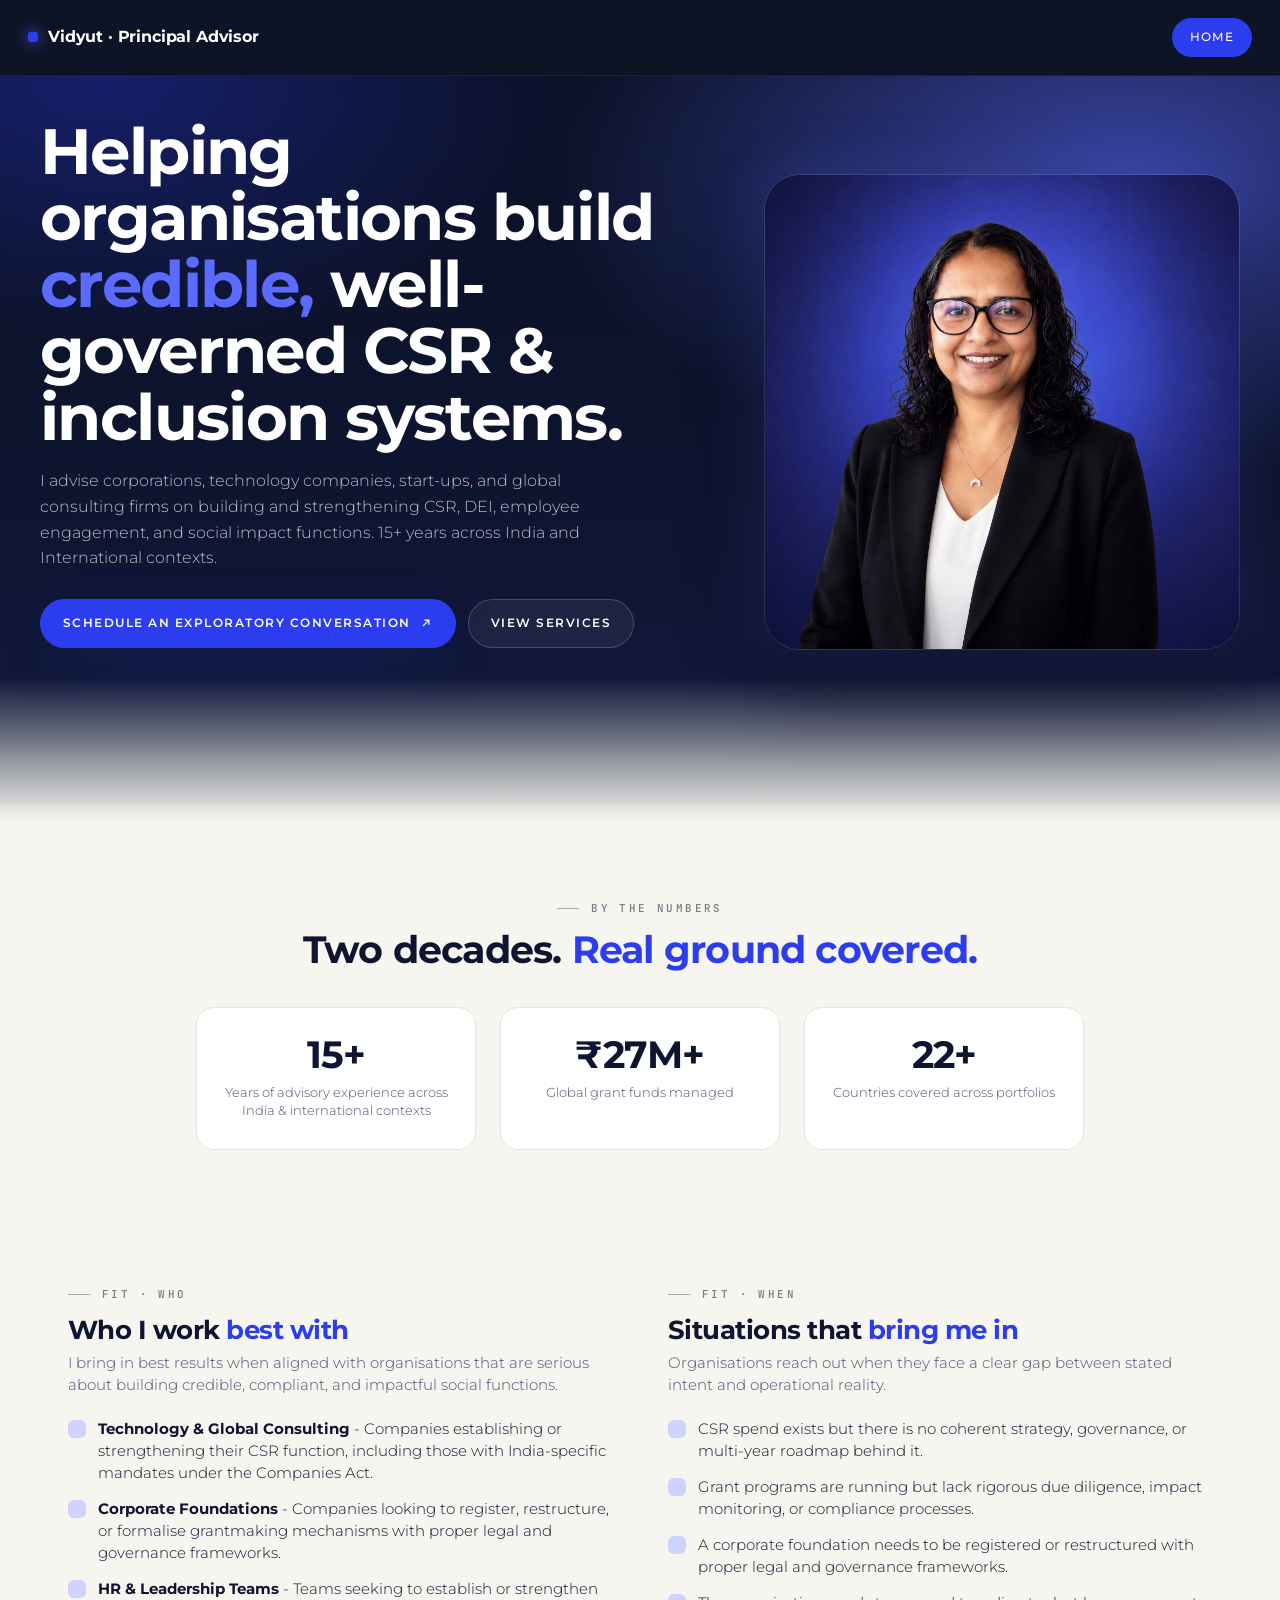
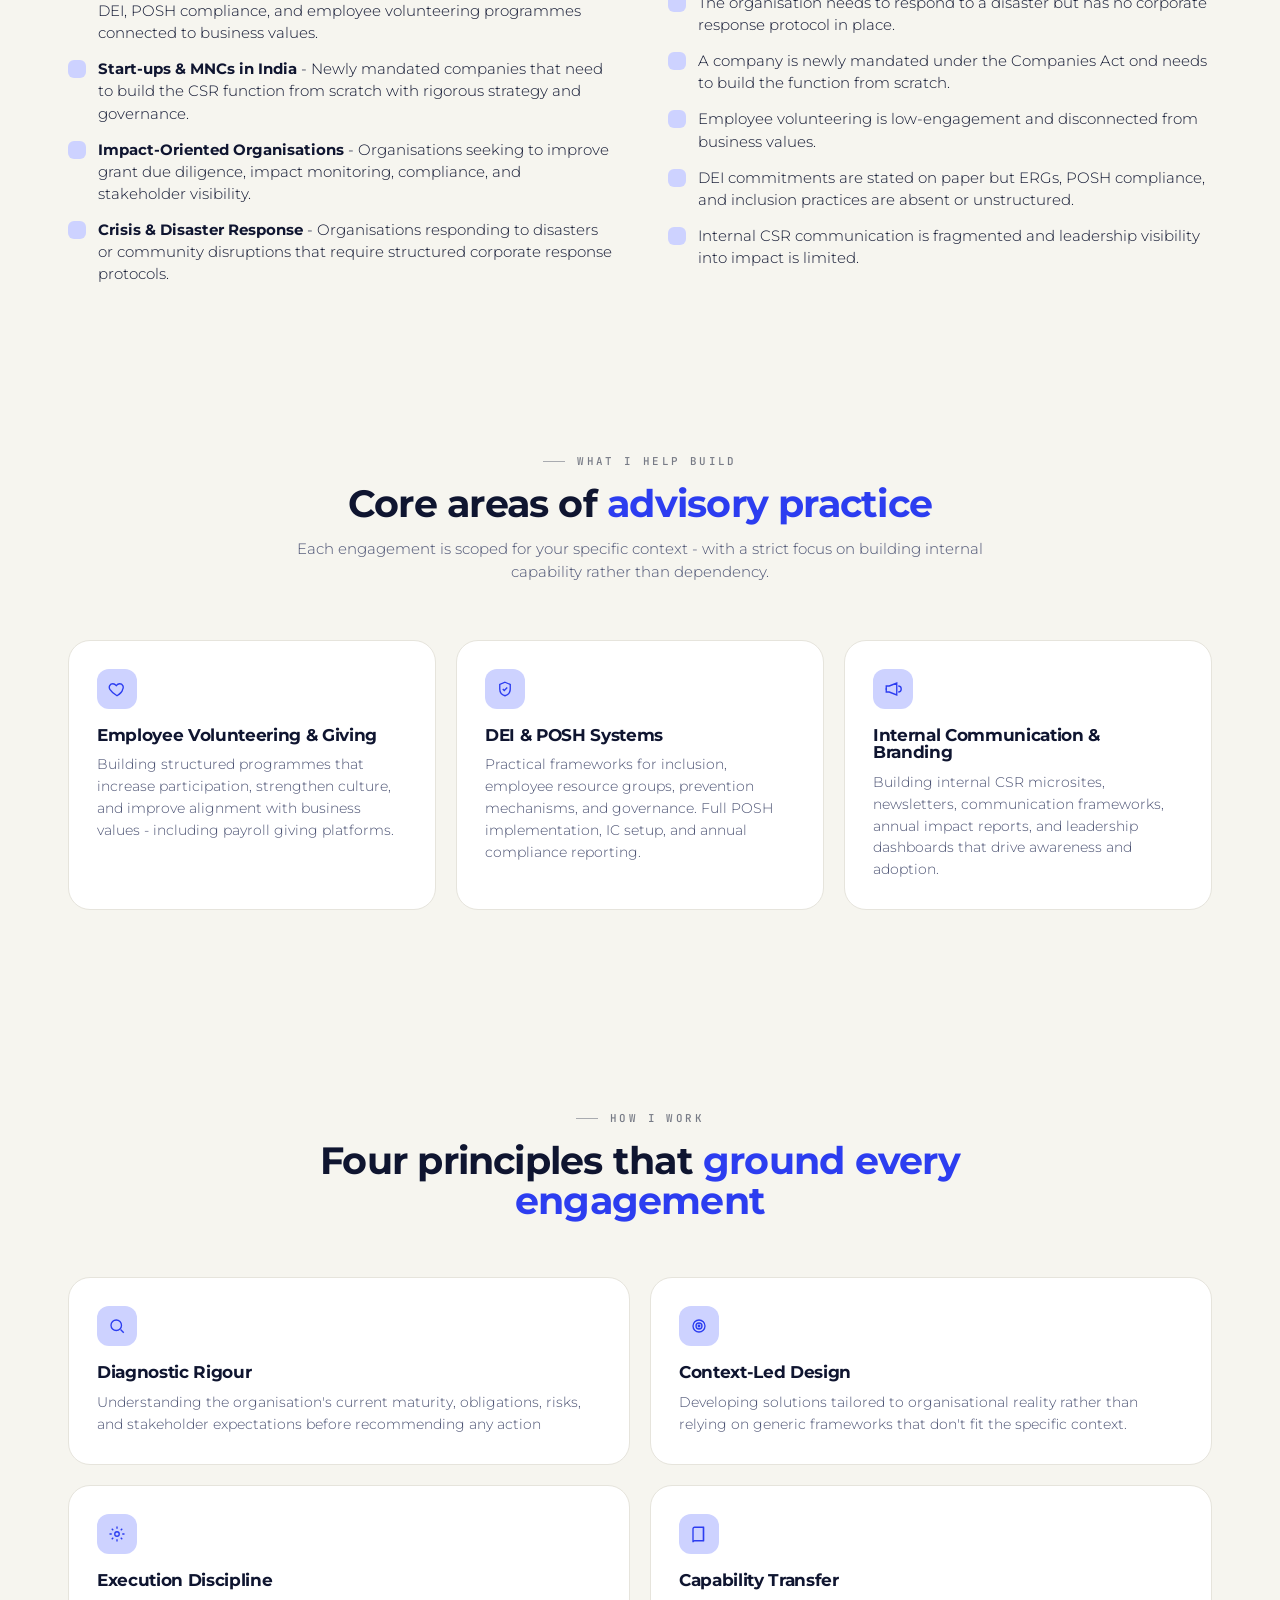
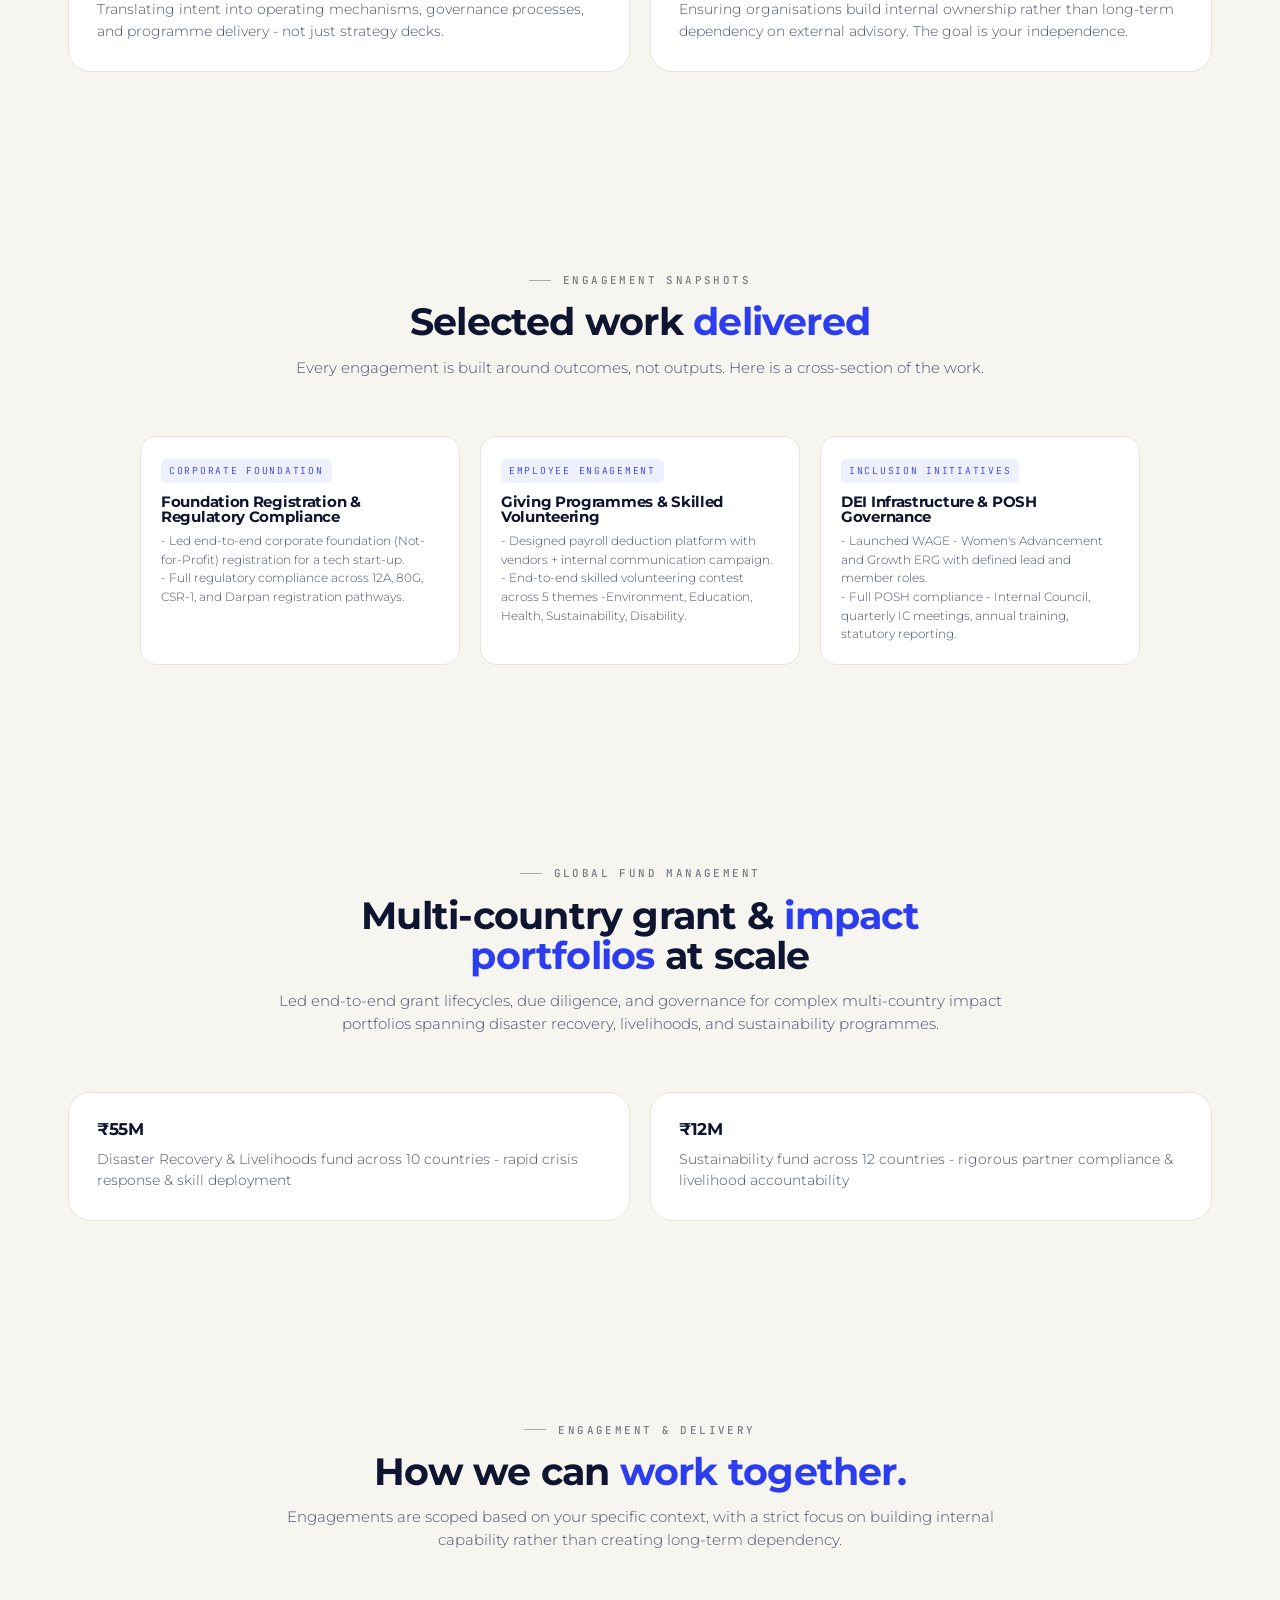
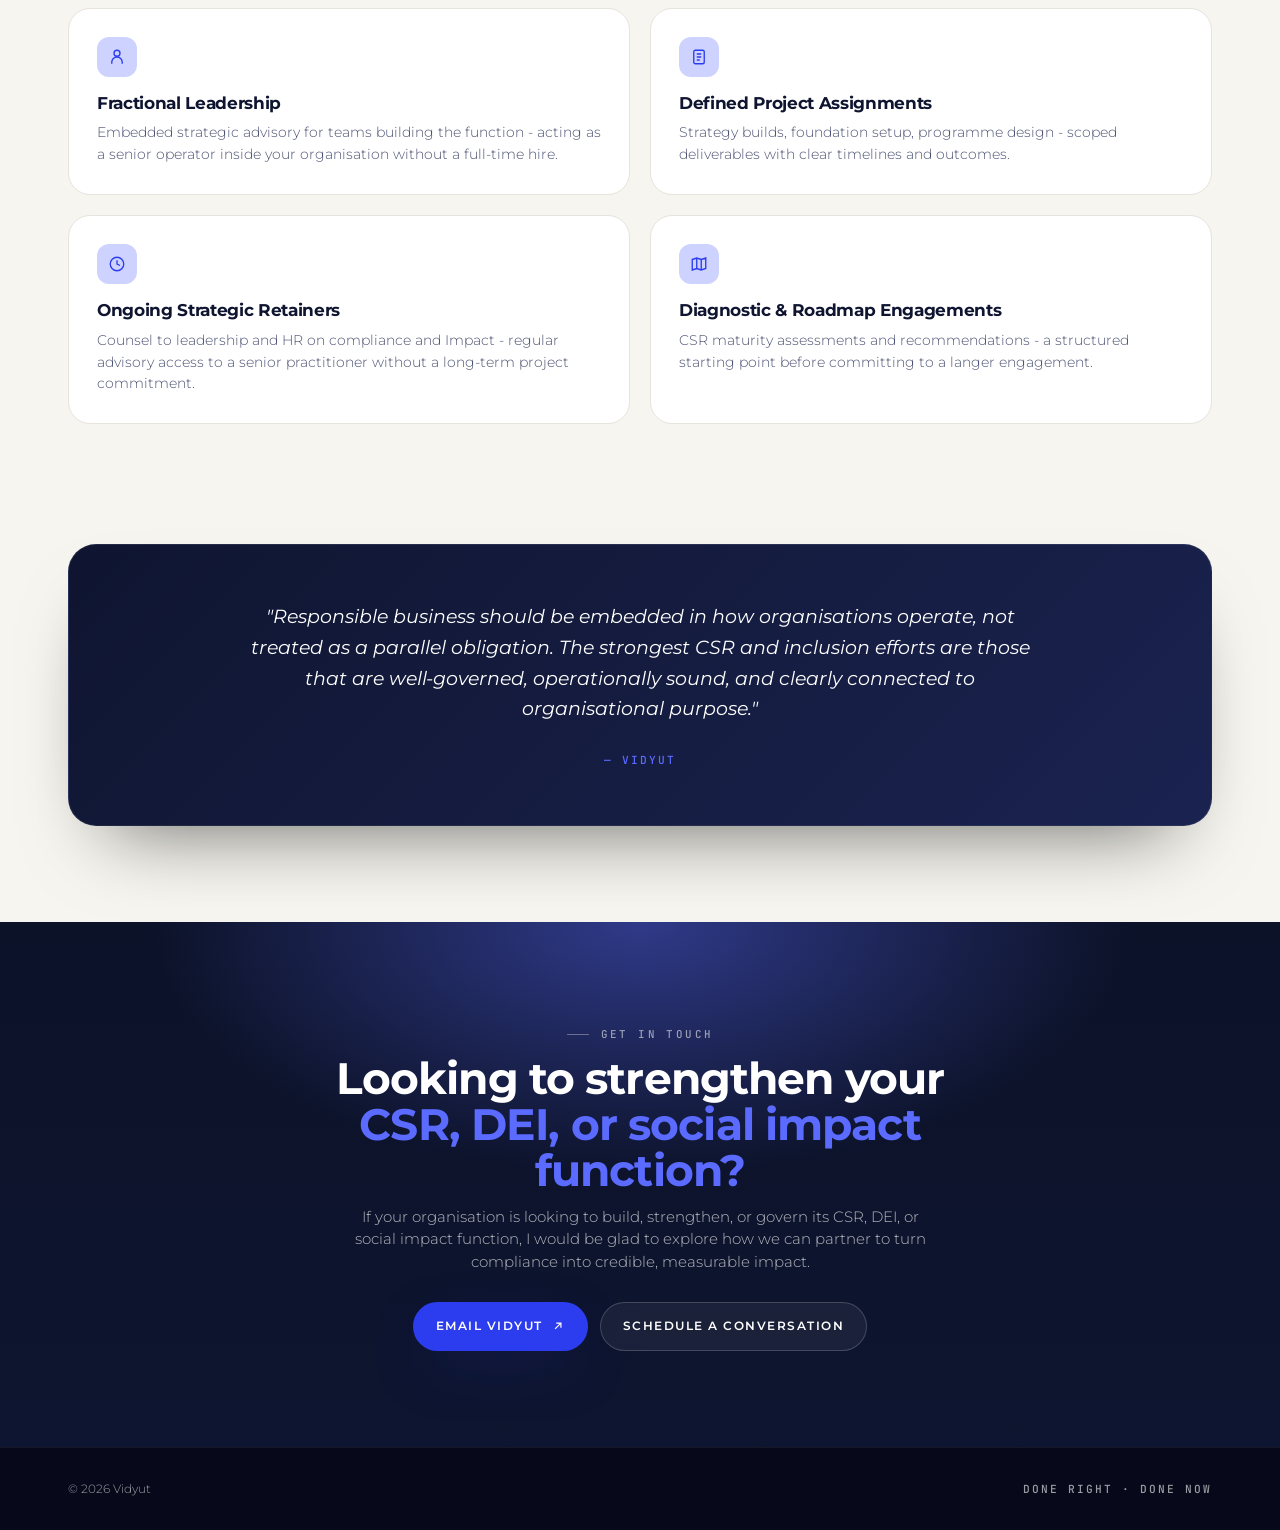
<file: vidyut/public/site/index.html>
<!doctype html>
<html lang="en">
<head>
  <meta charset="utf-8" />
  <meta name="viewport" content="width=device-width, initial-scale=1" />
  <title>Vidyut · Principal Advisor</title>
  <meta name="description" content="Independent HR advisory for founders, CEOs and people leaders — from setting up the function to fixing what's broken and scaling what works." />
  <link rel="stylesheet" href="./styles.css" />
</head>
<body>

<!-- ===== NAV ===== -->
<header class="nav">
  <div class="nav-inner">
    <a href="#" class="brand">
      <span class="brand-dot"></span>
      <span>Vidyut · Principal Advisor</span>
    </a>
    <nav class="nav-links">
      <a href="../../../index.html" class="nav-cta">Home</a>
    </nav>
  </div>
</header>

<!-- ===== HERO ===== -->
<section class="hero">
  <div class="wrap hero-inner">

    <div class="hero-layout">

      <div class="hero-content">

        <h1>
          Helping organisations build
          <em>credible,</em> well-governed CSR & inclusion systems.
        </h1>

        <p class="hero-lede">
          I advise corporations, technology companies, start-ups, and global consulting firms on building and strengthening CSR, DEI, employee
          engagement, and social impact functions. 15+ years across India and International contexts.
        </p>

        <div class="hero-actions">
          <a class="btn btn-electric" href="../../../contact.html#cont">
            Schedule an exploratory conversation
            <svg class="arrow" viewBox="0 0 24 24" fill="none" stroke="currentColor" stroke-width="2">
              <path d="M7 17 17 7M9 7h8v8"/>
            </svg>
          </a>

          <a class="btn btn-ghost-light" href="#practice">
            View services
          </a>
        </div>

      </div>

      <div class="hero-image">
        <img src="./assets/images/Vidyuth.png" alt="Rohini HR Advisory">
      </div>

    </div>

  </div>
</section>

<!------------------------------------------------------------------------------------------------------------------>
<section class="surface section-tight">
  <div class="wrap">
    <div class="heading-block" style="margin-bottom: 36px;">
      <div class="eyebrow">BY THE NUMBERS</div>
      <h2 style="margin-top:14px;">Two decades. <em>Real ground covered.</em></h2>
    </div>
    <div class="stats-strip">
      <div class="stat-tile"><div class="stat-num">15+</div><div class="stat-label">Years of advisory experience across India & international contexts</div></div>
      <div class="stat-tile"><div class="stat-num">₹27M+</div><div class="stat-label">Global grant funds managed</div></div>
      <div class="stat-tile"><div class="stat-num">22+</div><div class="stat-label">Countries covered across portfolios</div></div>
    </div>
  </div>
</section>

<!------------------------------------------------------------------------------------------------------------------>
<section class="surface section-tight" id="fit">
  <div class="wrap two-col">
    <div class="col">
      <div class="eyebrow" style="margin-bottom:14px;">FIT · WHO</div>
      <h2>Who I work <em>best with</em></h2>
      <p>I bring in best results when aligned with organisations that are serious about building credible, compliant, and impactful social functions.</p>
      <ul class="list">
        <li><path d="M20 6 9 17l-5-5"/></svg> <b>Technology & Global Consulting</b> - Companies establishing or strengthening their 
          CSR function, including those with India-specific mandates under the Companies Act.</li>
        <li><path d="M20 6 9 17l-5-5"/></svg> <b>Corporate Foundations </b> - Companies looking to register, restructure, or
          formalise grantmaking mechanisms with proper legal and governance frameworks.</li>
        <li><path d="M20 6 9 17l-5-5"/></svg> <b>HR & Leadership Teams </b> - Teams seeking to establish or strengthen DEI,
          POSH compliance, and employee volunteering programmes connected to business values.</li>
        <li><path d="M20 6 9 17l-5-5"/></svg> <b>Start-ups & MNCs in India</b> - Newly mandated companies that need to build
          the CSR function from scratch with rigorous strategy and governance.</li>
        <li><path d="M20 6 9 17l-5-5"/></svg> <b>Impact-Oriented Organisations</b> - Organisations seeking to improve grant due
          diligence, impact monitoring, compliance, and stakeholder visibility.</li>
        <li><path d="M20 6 9 17l-5-5"/></svg> <b>Crisis & Disaster Response</b> - Organisations responding to disasters or
          community disruptions that require structured corporate response protocols.</li>
      </ul>
    </div>

    <div class="col">
      <div class="eyebrow" style="margin-bottom:14px;">FIT · WHEN</div>
      <h2>Situations that <em>bring me in</em></h2>
      <p>Organisations reach out when they face a clear gap between stated intent and operational reality.</p>
      <ul class="list">
        <li><path d="M5 13l4 4L19 7"/></svg> CSR spend exists but there is no coherent strategy, governance, or multi-year roadmap behind it.</li>
        <li><path d="M5 13l4 4L19 7"/></svg> Grant programs are running but lack rigorous due diligence, impact monitoring, or compliance processes.</li>
        <li><path d="M5 13l4 4L19 7"/></svg> A corporate foundation needs to be registered or restructured with proper legal and governance frameworks.</li>
        <li><path d="M5 13l4 4L19 7"/></svg> The organisation needs to respond to a disaster but has no corporate response protocol in place.</li>
        <li><path d="M5 13l4 4L19 7"/></svg> A company is newly mandated under the Companies Act ond needs to build the function from scratch.</li>
        <li><path d="M5 13l4 4L19 7"/></svg> Employee volunteering is low-engagement and disconnected from business values.</li>
        <li><path d="M5 13l4 4L19 7"/></svg> DEI commitments are stated on paper but ERGs, POSH compliance, and inclusion practices are absent or unstructured.</li>
        <li><path d="M5 13l4 4L19 7"/></svg> Internal CSR communication is fragmented and leadership visibility into impact is limited.</li>
      </ul>
    </div>
  </div>
</section>

<!------------------------------------------------------------------------------------------------------------------>
<section class="surface section" id="practice">
  <div class="wrap">
    <div class="heading-block">
      <div class="eyebrow">WHAT I HELP BUILD</div>
      <h2 style="margin-top:14px;">Core areas of <em>advisory practice</em></h2>
      <p>Each engagement is scoped for your specific context - with a strict focus on building internal capability rather than dependency.</p>
    </div>

    <div class="cards-3">
      <article class="card">
        <div class="card-icon">
          <svg class="i" viewBox="0 0 24 24" fill="none" stroke="currentColor">
            <path d="M12 21s-7-4.35-9.5-8.5C.5 9 2.5 5 6.5 5c2.1 0 3.5 1.2 4.5 2.5C12 6.2 13.4 5 15.5 5c4 0 6 4 4 7.5C19 16.65 12 21 12 21z"/>
          </svg>
        </div>
        <h3>Employee Volunteering & Giving</h3>
        <p>Building structured programmes that increase participation, strengthen culture, and improve alignment with business values - including payroll giving platforms.</p>
      </article>
      <article class="card">
        <div class="card-icon">
          <svg class="i" viewBox="0 0 24 24" fill="none" stroke="currentColor">
            <path d="M12 3l7 3v6c0 5-3.5 8-7 9-3.5-1-7-4-7-9V6l7-3z"/>
            <path d="M9 12l2 2 4-4"/>
          </svg>
        </div>
        <h3>DEI & POSH Systems</h3>
        <p>Practical frameworks for inclusion, employee resource groups, prevention mechanisms, and governance. Full POSH implementation, IC setup, and annual compliance reporting.</p>
      </article>
      <article class="card">
        <div class="card-icon">
          <svg class="i" viewBox="0 0 24 24" fill="none" stroke="currentColor">
            <path d="M3 11v2"/>
            <path d="M7 8l10-4v16L7 16H3V8h4z"/>
            <path d="M19 8a4 4 0 0 1 0 8"/>
          </svg>
        </div>
        <h3>Internal Communication & Branding</h3>
        <p>Building internal CSR microsites, newsletters, communication frameworks, annual impact reports, and leadership dashboards that drive awareness and adoption.</p>
      </article>
    </div>
  </div>
</section>

<!------------------------------------------------------------------------------------------------------------------>
<section class="surface section" id="different">
  <div class="wrap">
    <div class="heading-block">
      <div class="eyebrow">HOW I WORK</div>
      <h2 style="margin-top:14px;">Four principles that <em>ground every engagement </em></h2>
    </div>

    <div class="cards-2">
      <article class="card">
        <div class="card-icon">
  <svg class="i" viewBox="0 0 24 24" fill="none" stroke="currentColor">
    <circle cx="11" cy="11" r="7"/>
    <path d="M21 21l-4.3-4.3"/>
  </svg>
</div>
        <h3>Diagnostic Rigour</h3>
        <p>Understanding the organisation's current maturity, obligations, risks, and stakeholder expectations before recommending any action</p>
      </article>
      <article class="card">
        <div class="card-icon">
  <svg class="i" viewBox="0 0 24 24" fill="none" stroke="currentColor">
    <circle cx="12" cy="12" r="8"/>
    <circle cx="12" cy="12" r="4"/>
    <circle cx="12" cy="12" r="1"/>
  </svg>
</div>
        <h3>Context-Led Design</h3>
        <p>Developing solutions tailored to organisational reality rather than relying on generic frameworks that don't fit the specific context.</p>
      </article>
      <article class="card">
        <div class="card-icon">
  <svg class="i" viewBox="0 0 24 24" fill="none" stroke="currentColor">
    <circle cx="12" cy="12" r="3"/>
    <path d="M12 2v3M12 19v3M2 12h3M19 12h3"/>
    <path d="M5 5l2 2M17 17l2 2M19 5l-2 2M7 17l-2 2"/>
  </svg>
</div>
        <h3>Execution Discipline</h3>
        <p>Translating intent into operating mechanisms, governance processes, and programme delivery - not just strategy decks.</p>
      </article>
      <article class="card">
        <div class="card-icon">
  <svg class="i" viewBox="0 0 24 24" fill="none" stroke="currentColor">
    <path d="M4 5a2 2 0 0 1 2-2h12v18H6a2 2 0 0 0-2 2z"/>
    <path d="M18 3v18"/>
  </svg>
</div>
        <h3>Capability Transfer</h3>
        <p>Ensuring organisations build internal ownership rather than long-term dependency on external advisory. The goal is your independence.</p>
      </article>
      
    </div>
  </div>
</section>

<!------------------------------------------------------------------------------------------------------------------>
<section class="surface section" id="formats">
  <div class="wrap">
    <div class="heading-block">
      <div class="eyebrow">ENGAGEMENT SNAPSHOTS</div>
      <h2 style="margin-top:14px;">Selected work <em>delivered</em></h2>
      <p>Every engagement is built around outcomes, not outputs. Here is a cross-section of the work.</p>
    </div>

    <div class="formats">
      <div class="format">
        <span class="pill">CORPORATE FOUNDATION</span>
        <h4>Foundation Registration & Regulatory Compliance</h4>
        <p>- Led end-to-end corporate foundation (Not-for-Profit) registration for a tech start-up.</p>
        <p>- Full regulatory compliance across 12A, 80G, CSR-1, and Darpan registration pathways.</p>
      </div>
      <div class="format">
        <span class="pill">EMPLOYEE ENGAGEMENT</span>
        <h4>Giving Programmes & Skilled Volunteering</h4>
        <p>- Designed payroll deduction platform with vendors + internal communication campaign.</p>
        <p>- End-to-end skilled volunteering contest across 5 themes -Environment, Education, Health, Sustainability, Disability.</p>
      </div>
      <div class="format">
        <span class="pill">INCLUSION INITIATIVES</span>
        <h4>DEI Infrastructure & POSH Governance</h4>
        <p>- Launched WAGE - Women's Advancement and Growth ERG with defined lead and member roles.</p>
        <p>- Full POSH compliance - Internal Council, quarterly IC meetings, annual training, statutory reporting.</p>
      </div>
    </div>
  </div>
</section>

<!------------------------------------------------------------------------------------------------------------------>
<section class="surface section">
  <div class="wrap">
    <div class="heading-block">
      <div class="eyebrow">GLOBAL FUND MANAGEMENT</div>
      <h2 style="margin-top:14px;">Multi-country grant &  <em>impact portfolios</em> at scale</h2>
      <p>Led end-to-end grant lifecycles, due diligence, and governance for complex multi-country impact portfolios spanning disaster recovery, livelihoods, and sustainability programmes.</p>
    </div>

    <div class="cards-2">
      <article class="card">
        <h3>₹55M</h3>
        <p>Disaster Recovery & Livelihoods fund across 10 countries - rapid crisis response & skill deployment</p>
      </article>
      <article class="card">
        <h3>₹12M</h3>
        <p>Sustainability fund across 12 countries - rigorous partner compliance & livelihood accountability</p>
      </article>
    </div>
  </div>
</section>
<!------------------------------------------------------------------------------------------------------------------>
<section class="surface section">
  <div class="wrap">
    <div class="heading-block">
      <div class="eyebrow">ENGAGEMENT & DELIVERY</div>
      <h2 style="margin-top:14px;">How we can <em>work together.</em></h2>
      <p>Engagements are scoped based on your specific context, with a strict focus on building internal capability rather than creating long-term dependency.</p>
    </div>

    <div class="cards-2">
      <article class="card">
        <div class="card-icon">
          <svg class="i" viewBox="0 0 24 24" fill="none" stroke="currentColor">
            <circle cx="12" cy="7" r="4"/>
            <path d="M5 21v-2a7 7 0 0 1 14 0v2"/>
          </svg>
        </div>
        <h3>Fractional Leadership</h3>
        <p>Embedded strategic advisory for teams building the function - acting as a senior operator inside your organisation without a full-time hire.</p>
      </article>
      <article class="card">
        <div class="card-icon">
          <svg class="i" viewBox="0 0 24 24" fill="none" stroke="currentColor">
            <rect x="5" y="3" width="14" height="18" rx="2"/>
            <path d="M9 8h6"/>
            <path d="M9 12h6"/>
            <path d="M9 16h4"/>
          </svg>
        </div>
        <h3>Defined Project Assignments</h3>
        <p>Strategy builds, foundation setup, programme design - scoped deliverables with clear timelines and outcomes.</p>
      </article>
      <article class="card">
        <div class="card-icon">
          <svg class="i" viewBox="0 0 24 24" fill="none" stroke="currentColor">
            <circle cx="12" cy="12" r="9"/>
            <path d="M12 7v5l4 2"/>
          </svg>
        </div>
        <h3>Ongoing Strategic Retainers</h3>
        <p>Counsel to leadership and HR on compliance and Impact - regular advisory access to a senior practitioner without a long-term project commitment.</p>
      </article>
      <article class="card">
        <div class="card-icon">
          <svg class="i" viewBox="0 0 24 24" fill="none" stroke="currentColor">
            <path d="M3 6l6-2 6 2 6-2v14l-6 2-6-2-6 2V6z"/>
            <path d="M9 4v14"/>
            <path d="M15 6v14"/>
          </svg>
        </div>
        <h3>Diagnostic & Roadmap Engagements</h3>
        <p>CSR maturity assessments and recommendations - a structured starting point before committing to a langer engagement.</p>
      </article>
    </div>
  </div>
</section>
<!------------------------------------------------------------------------------------------------------------------>
<!-- ===== QUOTE BAND ===== -->
<section class="surface" style="padding: 24px 0 96px;">
  <div class="wrap">
    <div class="quote-card" style="margin-top: 0;">
      <p>
        "Responsible business should be embedded in how organisations operate, not
          treated as a parallel obligation. The strongest CSR and inclusion efforts are
          those that are well-governed, operationally sound, and clearly connected to
          organisational purpose."
      </p>
      <span class="mono">— Vidyut</span>
    </div>
  </div>
</section>
<!-- ===== FINAL CTA ===== -->
<section class="cta-band" id="contact">
  <div class="wrap">
    <div class="eyebrow eyebrow-light" style="justify-content:center; display:inline-flex;">GET IN TOUCH</div>
    <h2>Looking to strengthen your <em>CSR, DEI, or social impact function?</em></h2>
    <p>If your organisation is looking to build, strengthen, or govern its CSR, DEI, or social impact function, I would be glad to explore how we can partner to turn compliance into credible, measurable impact.</p>
    <div class="cta-actions">
      <a class="btn btn-electric" href="mailto:vidyut@corps.in">
        Email Vidyut
        <svg class="arrow" viewBox="0 0 24 24" fill="none" stroke="currentColor" stroke-width="2"><path d="M7 17 17 7M9 7h8v8"/></svg>
      </a>
      <a class="btn btn-ghost-light" href="../../../contact.html#cont">Schedule a conversation</a>
    </div>
  </div>
</section>



<!-- ===== FOOTER ===== -->
<footer class="footer">
  <div class="wrap footer-inner">
    <span>© 2026 Vidyut</span>
    <span class="mono">DONE RIGHT · DONE NOW</span>
  </div>
</footer>

</body>
</html>
</file>
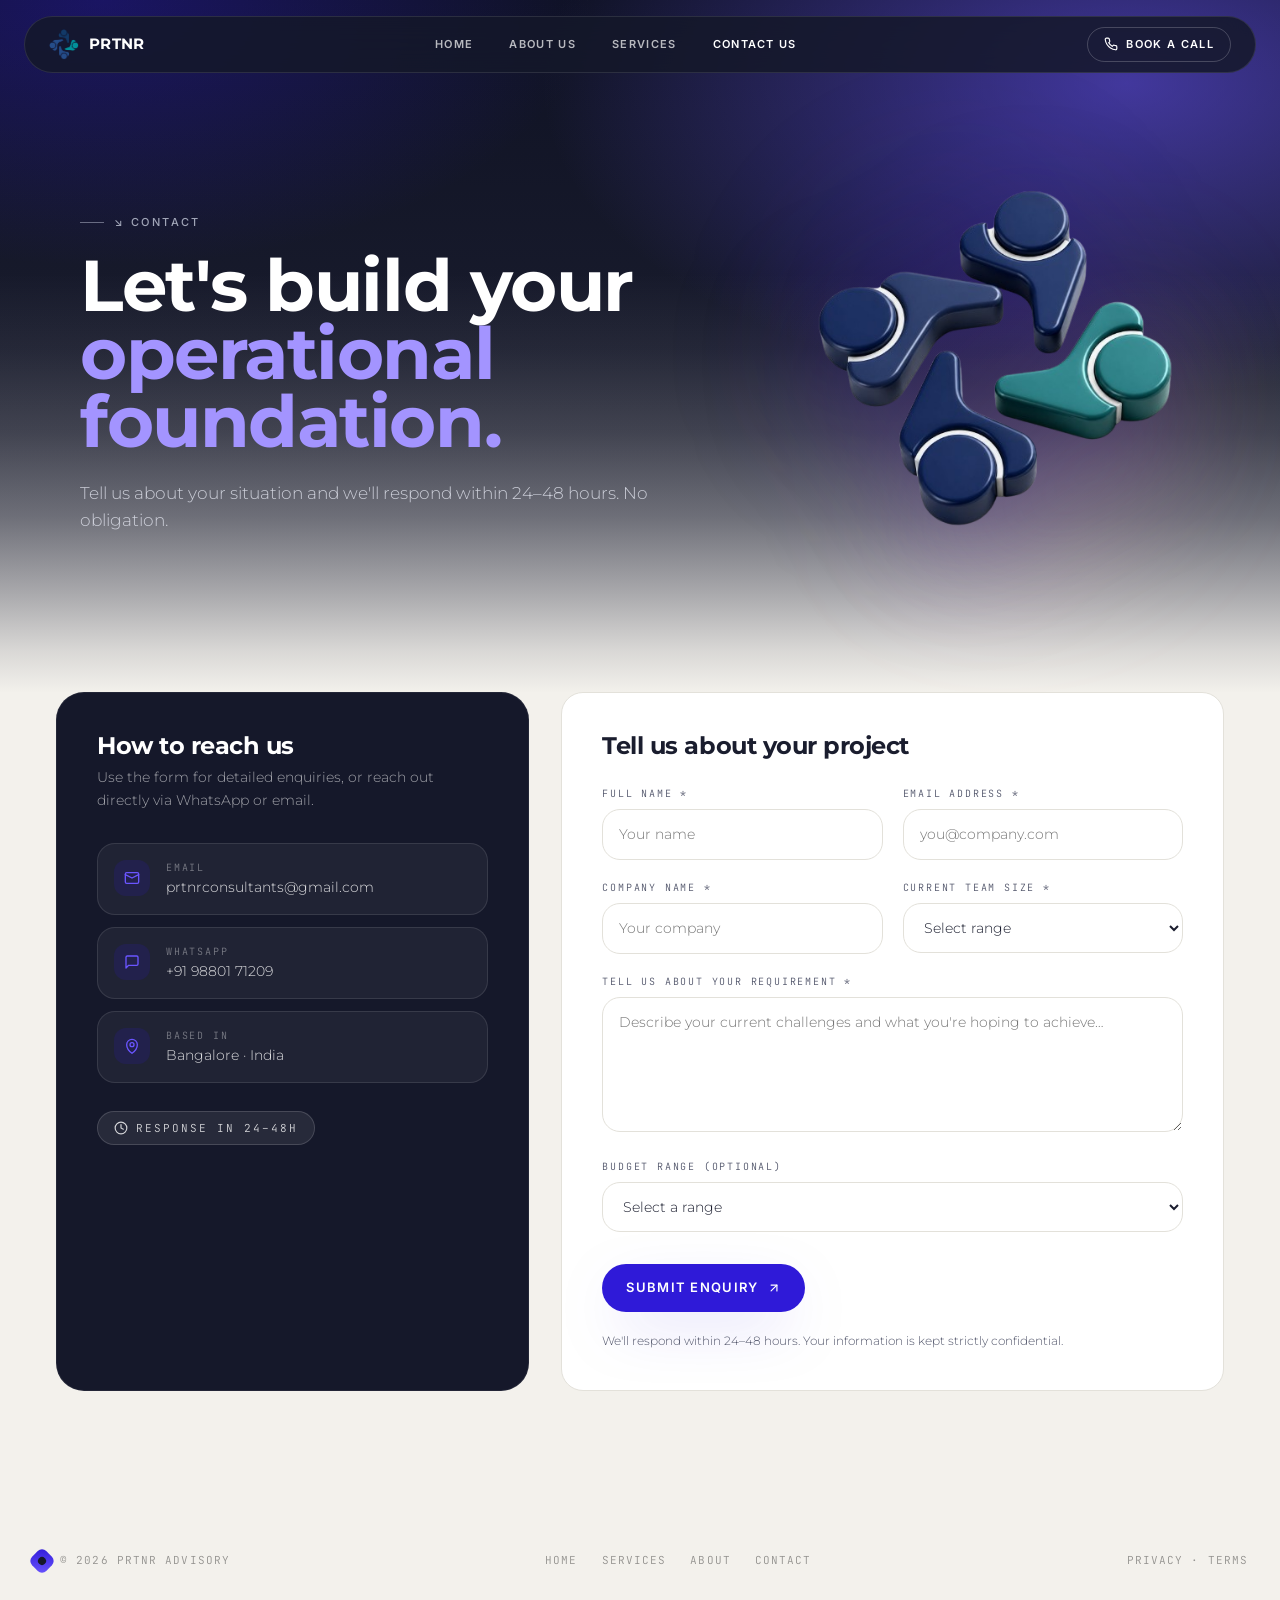
<file: contact.html>
<!doctype html>
<html lang="en">
<head>
<meta charset="utf-8" />
<meta name="viewport" content="width=device-width,initial-scale=1" />
<title>Contact — PRTNR Advisory</title>

<meta name="description" content="Tell us about your situation and we'll respond within 24–48 hours. No obligation." />

<meta property="og:title" content="Contact — PRTNR Advisory" />
<meta property="og:description" content="Tell us about your situation and we'll respond within 24–48 hours. No obligation." />
<meta property="og:type" content="website" />

<link rel="preconnect" href="https://fonts.googleapis.com">
<link rel="preconnect" href="https://fonts.gstatic.com" crossorigin>

<link href="https://fonts.googleapis.com/css2?family=Inter:wght@400;500;600;700&family=Montserrat:wght@300;400;500;600;700&family=JetBrains+Mono:wght@400;500;600&display=swap" rel="stylesheet">

<link rel="stylesheet" href="styles.css" />
</head>

<body>

<div class="nav-wrap">
  <div class="nav">

    <a class="brand" href="index.html"><img src="assets/PRTNR Logo without BG.png" width="30"></img><span class="brand-name">PRTNR</span></a>
    

    <nav class="nav-links">
      <a class="nav-link" href="index.html">HOME</a>
      <a class="nav-link" href="index.html#about">ABOUT US</a>
      <a class="nav-link" href="index.html#services">SERVICES</a>
      <a class="nav-link active" href="contact.html">CONTACT US</a>
    </nav>

    <a class="nav-cta" href="contact.html">
      <svg width="14" height="14" viewBox="0 0 24 24" fill="none"
      stroke="currentColor" stroke-width="2"
      stroke-linecap="round" stroke-linejoin="round">
        <path d="M22 16.92v3a2 2 0 0 1-2.18 2
        19.79 19.79 0 0 1-8.63-3.07
        19.5 19.5 0 0 1-6-6
        19.79 19.79 0 0 1-3.07-8.67
        A2 2 0 0 1 4.11 2h3
        a2 2 0 0 1 2 1.72
        c.13.96.37 1.9.72 2.81
        a2 2 0 0 1-.45 2.11
        L8.09 9.91a16 16 0 0 0 6 6
        l1.27-1.27a2 2 0 0 1 2.11-.45
        c.91.35 1.85.59 2.81.72
        A2 2 0 0 1 22 16.92z"/>
      </svg>
      BOOK A CALL
    </a>

    <button class="menu-btn" id="menuBtn" aria-label="menu">
      <svg width="20" height="20" viewBox="0 0 24 24"
      fill="none" stroke="currentColor"
      stroke-width="2" stroke-linecap="round"
      stroke-linejoin="round">
        <line x1="3" y1="12" x2="21" y2="12"/>
        <line x1="3" y1="6" x2="21" y2="6"/>
        <line x1="3" y1="18" x2="21" y2="18"/>
      </svg>
    </button>

  </div>

  <div class="mobile-menu" id="mobileMenu">
    <a href="index.html">HOME</a>
    <a href="index.html#services">SERVICES</a>
    <a href="index.html#about">ABOUT US</a>
    <a href="contact.html">CONTACT US</a>
  </div>
</div>

<script>
(function(){
  var b=document.getElementById('menuBtn'),
      m=document.getElementById('mobileMenu');

  if(b){
    b.addEventListener('click',function(){
      m.classList.toggle('open');
    });
  }
})();
</script>

<main>

<section class="reveal page-hero">
  <div class="container">

    <div class="hero-grid">

      <!-- LEFT CONTENT -->
      <div class="order-mob-2 lg-order-1">

        <span class="eyebrow">↘ Contact</span>

        <h1 class="display mt-5 h2-lg text-ink max-w-3xl">
          Let's build your<br/>
          <span class="text-electric">
            operational foundation.
          </span>
        </h1>

        <p class="hero-sub max-w-xl">
          Tell us about your situation and we'll respond within 24–48 hours.
          No obligation.
        </p>

      </div>

      <!-- RIGHT IMAGE -->
      <div class="order-mob-1 lg-order-2">

        <div class="hero-art">
          <div class="hero-art-glow"></div>

          <img
            src="assets/hero-object.png"
            alt="Floating 3D figures representing operational clarity"
          />

        </div>

      </div>

    </div>

  </div>
</section>

<section class="reveal cream" style="padding:0 32px 80px">

  <div id="cont" class="container">

    <div class="contact-grid">

      <aside>
        <div class="panel-dark contact-side">
          <h2 class="display" style="font-size:24px;color:#fff;margin-bottom:8px">How to reach us</h2>
          <p style="font-size:14px;color:rgba(255,255,255,.6);line-height:1.6">Use the form for detailed enquiries, or reach out directly via WhatsApp or email.</p>
          <div style="display:flex;flex-direction:column;gap:12px;margin-top:32px">
            <div class="contact-item"><span class="icon"><svg width="16" height="16" viewBox="0 0 24 24" fill="none" stroke="currentColor" stroke-width="2" stroke-linecap="round" stroke-linejoin="round">
              <rect x="2" y="4" width="20" height="16" rx="2"/>
              <path d="m22 7-10 5L2 7"/></svg></span>
              <div>
                <div class="lbl">EMAIL</div>
                <div class="val">prtnrconsultants@gmail.com</div></div></div>
                <div class="contact-item"><span class="icon">
                  <svg width="16" height="16" viewBox="0 0 24 24" fill="none" stroke="currentColor" stroke-width="2" stroke-linecap="round" stroke-linejoin="round">
                    <path d="M21 15a2 2 0 0 1-2 2H7l-4 4V5a2 2 0 0 1 2-2h14a2 2 0 0 1 2 2z"/></svg></span>
                    <div>
                      <div class="lbl">WHATSAPP</div><div class="val">+91 98801 71209</div></div></div>
                      <div class="contact-item"><span class="icon">
                        <svg width="16" height="16" viewBox="0 0 24 24" fill="none" stroke="currentColor" stroke-width="2" stroke-linecap="round" stroke-linejoin="round">
                          <path d="M20 10c0 7-8 13-8 13s-8-6-8-13a8 8 0 0 1 16 0Z"/><circle cx="12" cy="10" r="3"/></svg></span>
                          <div>
                            <div class="lbl">BASED IN</div><div class="val">Bangalore · India</div></div></div>
                            
          </div>
          <div style="display:inline-flex;align-items:center;gap:8px;margin-top:28px;padding:8px 16px;border-radius:999px;background:rgba(255,255,255,.08);border:1px solid rgba(255,255,255,.15);font-family:'JetBrains Mono',monospace;font-size:11px;letter-spacing:.18em;color:rgba(255,255,255,.8)"><svg width="14" height="14" viewBox="0 0 24 24" fill="none" stroke="currentColor" stroke-width="2" stroke-linecap="round" stroke-linejoin="round"><circle cx="12" cy="12" r="10"/>
            <polyline points="12 6 12 12 16 14"/></svg> RESPONSE IN 24–48H</div>
        </div>
      </aside>
    <div>

        <!-- WORKING FORM -->

        <form class="contact-form"
              id="enq"
              action="https://api.web3forms.com/submit"
              method="POST">

          <!-- WEB3FORMS ACCESS KEY -->

          <input type="hidden"
                 name="access_key"
                 value="3eea000e-b042-480b-9936-947306996918">

          <!-- OPTIONAL -->

          <input type="hidden"
                 name="subject"
                 value="New PTNR Advisory Enquiry">

          <input type="hidden"
                 name="from_name"
                 value="PTNR Website">

          <h3 class="display text-ink mb-7"
          style="font-size:24px">
            Tell us about your project
          </h3>

          <div class="form-grid">

            <div class="field">
              <label>FULL NAME *</label>

              <input required
                     type="text"
                     name="name"
                     placeholder="Your name"/>
            </div>

            <div class="field">
              <label>EMAIL ADDRESS *</label>

              <input required
                     type="email"
                     name="email"
                     placeholder="you@company.com"/>
            </div>

            <div class="field">
              <label>COMPANY NAME *</label>

              <input required
                     type="text"
                     name="company"
                     placeholder="Your company"/>
            </div>

            <div class="field">
              <label>CURRENT TEAM SIZE *</label>

              <select name="size">
                <option>Select range</option>
                <option>1–10</option>
                <option>11–50</option>
                <option>51–200</option>
                <option>201–500</option>
                <option>500+</option>
              </select>
            </div>

          </div>

          <div class="field mt-5">

            <label>TELL US ABOUT YOUR REQUIREMENT *</label>

            <textarea required
                      rows="5"
                      name="requirement"
                      placeholder="Describe your current challenges and what you're hoping to achieve…"></textarea>

          </div>

          <div class="field mt-5">

            <label>BUDGET RANGE (OPTIONAL)</label>

            <select name="budget">
              <option>Select a range</option>
              <option>Under ₹10k</option>
              <option>₹10k–₹25k</option>
              <option>₹25k–₹50k</option>
              <option>₹50k–₹100k</option>
              <option>₹100k+</option>
            </select>

          </div>

          <button type="submit"
                  class="btn btn-electric mt-8">

            Submit Enquiry

            <svg width="14" height="14"
            viewBox="0 0 24 24"
            fill="none"
            stroke="currentColor"
            stroke-width="2"
            stroke-linecap="round"
            stroke-linejoin="round">

              <line x1="7" y1="17" x2="17" y2="7"/>
              <polyline points="7 7 17 7 17 17"/>

            </svg>

          </button>

          <p class="mt-5 text-ink-soft"
          style="font-size:12px">

            We'll respond within 24–48 hours.
            Your information is kept strictly confidential.

          </p>

        </form>

      </div>

    </div>

  </div>

</section>

</main>

<footer class="footer">

  <div class="footer-bottom container">

    <div class="flex items-center gap-2">
      <span class="brand-mark"
      style="width:20px;height:20px"></span>

      <span>© 2026 PRTNR ADVISORY</span>
    </div>

    <div class="links">
      <a href="index.html">HOME</a>
      <a href="index.html#services">SERVICES</a>
      <a href="index.html#about">ABOUT</a>
      <a href="contact.html">CONTACT</a>
    </div>

    <span>PRIVACY · TERMS</span>

  </div>

</footer>

<script>
(function(){

  var els=document.querySelectorAll('.reveal');

  if(!('IntersectionObserver' in window)){
    els.forEach(function(e){
      e.classList.add('is-visible');
    });
    return;
  }

  var io=new IntersectionObserver(function(entries){

    entries.forEach(function(en){

      if(en.isIntersecting){
        en.target.classList.add('is-visible');
        io.unobserve(en.target);
      }

    });

  },{
    threshold:0.12,
    rootMargin:'0px 0px -40px 0px'
  });

  els.forEach(function(e){
    io.observe(e);
  });

})();
</script>

</body>
</html>
</file>
<file: styles.css>
/* PTNR Advisory — static site */
:root{
  --background:#f3f1ec;
  --cream:#f3f1ec;
  --panel:#15182a;
  --panel-2:#22253a;
  --ink:#1a1d2e;
  --ink-soft:#52566b;
  --border:#e3e1da;
  --electric:#2f1ad8;
  --electric-glow:#6a55ff;
  --shadow-card:0 30px 80px -30px rgba(20,22,40,.55);
  --shadow-glow:0 20px 60px -20px rgba(47,26,216,.55);
}
*{box-sizing:border-box;margin:0;padding:0}
html{scroll-behavior:smooth;background:var(--background)}
body{
  font-family:"Montserrat",ui-sans-serif,system-ui,-apple-system,"Segoe UI",sans-serif;
  font-weight:300;
  color:var(--cream);
  background:var(--background);
  -webkit-font-smoothing:antialiased;
  line-height:1.5;
}
img{max-width:100%;display:block}
a{color:inherit;text-decoration:none}
button,input,select,textarea{font:inherit;color:inherit}
ul{list-style:none}

h1,h2,h3,h4,.display{font-weight:700;letter-spacing:-.02em;line-height:1.05}
h5,h6,.subheading{font-weight:400;letter-spacing:-.01em}

.text-electric{color:var(--electric)}
.text-change{color: rgb(55, 54, 54);}
.text-ink{color:var(--ink)}
.text-ink-soft{color:var(--ink-soft)}
.text-white{color:#fff}
.muted{color:var(--ink-soft)}

.container{max-width:1320px;margin:0 auto;padding:0 24px}
.section{padding:64px 32px}
@media(min-width:768px){.section{padding:96px 56px}}

/* ==== NAV ==== */
.nav-wrap{position:fixed;top:16px;left:0;right:0;z-index:50;padding:0 16px}
@media(min-width:768px){.nav-wrap{padding:0 24px}}
.nav{
  max-width:1320px;margin:0 auto;
  display:flex;align-items:center;justify-content:space-between;
  border-radius:999px;
  padding:10px 16px;
  background:rgba(21,24,42,.85);
  backdrop-filter:blur(14px);
  border:1px solid rgba(255,255,255,.1);
}
@media(min-width:768px){.nav{padding:10px 24px}}
.brand{display:flex;align-items:center;gap:10px;color:#fff}
.brand-mark{position:relative;width:32px;height:32px}
.brand-mark::before,.brand-mark::after{content:"";position:absolute;border-radius:6px;transform:rotate(45deg)}
.brand-mark::before{inset:0;background:linear-gradient(135deg,var(--electric),var(--electric-glow))}
.brand-mark::after{inset:6px;background:#15182a}
.brand-name{font-weight:700;font-size:15px;letter-spacing:.02em;text-transform:uppercase}
.nav-links{display:none;gap:4px}
@media(min-width:1024px){.nav-links{display:flex}}
.nav-link{
  padding:8px 16px;border-radius:999px;
  font-family:"Inter",ui-sans-serif,sans-serif;
  font-weight:600;font-size:11px;text-transform:uppercase;letter-spacing:.12em;
  color:rgba(255,255,255,.7);transition:color .2s;
}
.nav-link:hover,.nav-link.active{color:#fff}
.nav-cta{
  display:none;align-items:center;gap:8px;
  padding:8px 16px;border-radius:999px;
  border:1px solid rgba(255,255,255,.2);color:#fff;
  font-family:"Inter",sans-serif;font-weight:600;font-size:11px;
  text-transform:uppercase;letter-spacing:.12em;
  transition:all .2s;
}
@media(min-width:640px){.nav-cta{display:inline-flex}}
.nav-cta:hover{border-color:var(--electric-glow);color:var(--electric-glow)}
.menu-btn{display:inline-flex;background:transparent;border:0;color:#fff;padding:8px;cursor:pointer}
@media(min-width:1024px){.menu-btn{display:none}}
.mobile-menu{display:none;max-width:1320px;margin:8px auto 0;border-radius:24px;background:#15182a;border:1px solid rgba(255,255,255,.1);padding:12px;flex-direction:column;gap:4px}
.mobile-menu.open{display:flex}
.mobile-menu a{padding:12px 16px;border-radius:14px;color:rgba(255,255,255,.85);font-family:"Inter",sans-serif;font-size:12px;font-weight:600;text-transform:uppercase;letter-spacing:.12em}
.mobile-menu a:hover{background:rgba(255,255,255,.05)}

/* ==== PAGE HERO (dark gradient) ==== */
.page-hero{
  position:relative;color:#fff;overflow:hidden;isolation:isolate;
  padding:104px 32px 96px;
  background:
    radial-gradient(900px 480px at 88% 12%,rgba(106,85,255,.55),transparent 65%),
    radial-gradient(700px 380px at 8% 0%,rgba(47,26,216,.35),transparent 70%),
    linear-gradient(180deg,#0f1224 0%,#1a1d2e 60%,#1f2236 100%);
}
@media(min-width:768px){.page-hero{padding:160px 56px 112px}}
.page-hero::after{
  content:"";position:absolute;left:0;right:0;bottom:-1px;height:420px;pointer-events:none;z-index:0;
  background:linear-gradient(180deg,transparent 0%,rgba(243,241,236,.06) 18%,rgba(243,241,236,.18) 38%,rgba(243,241,236,.38) 58%,rgba(243,241,236,.65) 76%,rgba(243,241,236,.88) 90%,var(--cream) 100%);
}
.page-hero>*{position:relative;z-index:1}
.page-hero .text-ink{color:#fff !important}
.page-hero .text-ink-soft{color:rgba(232,235,245,.78) !important}
.page-hero .text-electric{color:#a394ff !important}
.page-hero .eyebrow{color:rgba(220,225,240,.7)}

/* ==== CREAM SECTION ==== */
.cream{background:var(--cream);color:var(--ink)}
.cream .text-electric{color:var(--electric)}

/* ==== EYEBROW ==== */
.eyebrow{
  font-family:"Inter",sans-serif;font-size:11px;letter-spacing:.22em;
  text-transform:uppercase;font-weight:500;color:#7a7f95;
  display:inline-flex;align-items:center;gap:10px;
}
.eyebrow::before{content:"";width:24px;height:1px;background:currentColor;opacity:.6}

/* ==== BUTTONS ==== */
.btn{
  display:inline-flex;align-items:center;gap:8px;
  padding:14px 24px;border-radius:999px;border:0;cursor:pointer;
  font-family:"Inter",sans-serif;font-weight:600;font-size:13px;
  text-transform:uppercase;letter-spacing:.1em;
  transition:transform .25s,background .25s,border-color .25s,color .25s;
}
.btn-electric{background:var(--electric);color:#fff;box-shadow:var(--shadow-glow)}
.btn-electric:hover{transform:translateY(-2px);background:#260fc0}
.btn-outline-ink{background:transparent;color:var(--ink);border:1px solid rgba(26,29,46,.18)}
.btn-outline-ink:hover{border-color:var(--electric);color:var(--electric)}
.btn-ghost-light{background:rgba(255,255,255,.06);color:#fff;border:1px solid rgba(255,255,255,.16);backdrop-filter:blur(8px)}
.btn-ghost-light:hover{background:rgba(255,255,255,.12)}
.btn-sm{padding:10px 16px;font-size:11px}

/* ==== INPUT PILL ==== */
.input-pill{
  background:#fff;border:1px solid #e3e1da;border-radius:999px;
  padding:8px 8px 8px 20px;display:flex;align-items:center;gap:12px;max-width:440px;
}
.input-pill svg{flex-shrink:0;color:#7a7f95}
.input-pill input{flex:1;background:transparent;border:0;outline:none;font-size:14px;color:var(--ink);min-width:0}
.input-pill input::placeholder{color:#7a7f95}
.input-pill.dark{background:rgba(255,255,255,.08);border-color:rgba(255,255,255,.15)}
.input-pill.dark input{color:#fff}
.input-pill.dark input::placeholder{color:rgba(255,255,255,.5)}

/* ==== DARK PANEL ==== */
.panel-dark{
  background:var(--panel);color:#fafafa;
  border-radius:28px;border:1px solid rgba(255,255,255,.06);
}
.row-electric{background:var(--electric);color:#fff;border-radius:22px;padding:18px 24px}

/* ==== CARDS ==== */
.card-numbered{
  background:#fff;border:1px solid #e3e1da;border-radius:22px;padding:28px;
  transition:transform .3s,border-color .3s,box-shadow .3s;
}
.card-numbered:hover{transform:translateY(-4px);border-color:var(--electric);box-shadow:0 20px 50px -20px rgba(47,26,216,.25)}

.mono{font-family:"JetBrains Mono",ui-monospace,Menlo,monospace}
.mono-tag{font-family:"JetBrains Mono",monospace;font-size:11px;letter-spacing:.18em;text-transform:uppercase}

/* ==== HOME HERO ==== */
.hero-grid{display:grid;gap:32px;align-items:center}
@media(min-width:1024px){.hero-grid{grid-template-columns:7fr 5fr;gap:16px}}
.hero-h1{font-size:clamp(2.25rem,5.5vw,4.25rem);line-height:1.02;letter-spacing:-.02em;color:#fff}
.hero-sub{margin-top:24px;font-size:17px;color:rgba(232,235,245,.78);max-width:32rem;line-height:1.6}
.hero-art{position:relative;width:min(420px,80vw);aspect-ratio:1;margin-left:auto}
.hero-art-glow{position:absolute;inset:0;border-radius:50%;filter:blur(60px);
  background:linear-gradient(135deg,rgba(47,26,216,.18),transparent,rgba(255,182,193,.3))}
.hero-art img{position:relative;width:100%;height:100%;object-fit:contain;filter:drop-shadow(0 30px 60px rgba(80,20,200,.25));animation:float 9s ease-in-out infinite}
.order-mob-1{order:1}.order-mob-2{order:2}
@media(min-width:1024px){.lg-order-1{order:1}.lg-order-2{order:2}}

@keyframes float{0%,100%{transform:translateY(0) rotate(0)}50%{transform:translateY(-22px) rotate(3deg)}}
.float{animation:float 9s ease-in-out infinite}

/* =========================================
   CONTACT HERO FIX
========================================= */

.page-hero .hero-grid{
  display:grid;
  gap:32px;
  align-items:center;
}

@media(min-width:1024px){
  .page-hero .hero-grid{
    grid-template-columns:7fr 5fr;
    gap:16px;
  }
}

.page-hero .hero-art{
  position:relative;
  width:min(420px,80vw);
  aspect-ratio:1;
  margin-left:auto;
}

.page-hero .hero-art img{
  width:100%;
  height:100%;
  object-fit:contain;
  display:block;
}

@media(max-width:768px){

  .page-hero .hero-grid{
    text-align:center;
  }

  .page-hero .hero-art{
    margin:auto;
    width:min(340px,90vw);
  }

  .page-hero .hero-sub{
    margin-left:auto;
    margin-right:auto;
  }
}

/* ==== GRIDS ==== */
.grid-3{display:grid;gap:20px;grid-template-columns:1fr}
@media(min-width:768px){.grid-3{grid-template-columns:repeat(3,1fr)}}
.grid-2{display:grid;gap:20px;grid-template-columns:1fr}
@media(min-width:768px){.grid-2{grid-template-columns:repeat(2,1fr)}}
.grid-4{display:grid;gap:20px;grid-template-columns:1fr}
@media(min-width:640px){.grid-4{grid-template-columns:repeat(2,1fr)}}
@media(min-width:1024px){.grid-4{grid-template-columns:repeat(4,1fr)}}

/* ==== SECTION TITLES ==== */
.h2{font-size:clamp(2rem,4.5vw,3.25rem);letter-spacing:-.02em;line-height:1.05}
.h2-lg{font-size:clamp(2.5rem,6vw,4.5rem);letter-spacing:-.02em;line-height:.95}

/* ==== WHAT WE CAN DO rows ==== */
.svc-rows{margin-top:48px;border-radius:28px;overflow:hidden;background:var(--panel);border:1px solid rgba(255,255,255,.06)}
.svc-row{display:grid;grid-template-columns:1fr;gap:8px;padding:24px;border-top:1px solid rgba(255,255,255,.08);transition:background .25s;color:#fff}
.svc-row:first-child{border-top:0}
.svc-row:hover{background:rgba(255,255,255,.03)}
@media(min-width:768px){.svc-row{grid-template-columns:32px 5fr 6fr;gap:24px;align-items:center;padding:28px 40px}}
.svc-row .chev{color:rgba(255,255,255,.3);transition:color .25s}
.svc-row:hover .chev{color:var(--electric-glow)}
.svc-row h3{font-size:clamp(1.15rem,2vw,1.5rem);font-weight:500;color:#fff}
.svc-row p{font-size:14px;color:rgba(255,255,255,.6);line-height:1.6}

.cta-row{
  margin:8px;padding:24px;border-radius:22px;
  background:var(--electric);color:#fff;
  display:flex;flex-wrap:wrap;align-items:center;justify-content:space-between;gap:16px;
  transition:filter .25s;
}
@media(min-width:768px){.cta-row{padding:28px 40px}}
.cta-row:hover{filter:brightness(1.1)}
.cta-row .label{font-size:clamp(1.15rem,2vw,1.5rem);font-weight:500}
.cta-row .pill{display:inline-flex;align-items:center;gap:8px;background:#fff;color:var(--ink);padding:10px 20px;border-radius:999px;font-family:"JetBrains Mono",monospace;font-size:11px;letter-spacing:.18em;font-weight:600}

/* ==== APPROACH ==== */
.approach{display:grid;gap:40px;align-items:center;grid-template-columns:1fr}
@media(min-width:768px){.approach{grid-template-columns:1fr 1fr}}
.approach h2{font-size:clamp(2.5rem,6vw,4.5rem);text-transform:uppercase;letter-spacing:-.02em;line-height:.9}

/* ==== TESTIMONIALS ==== */
.testimonials-band{background:var(--panel);color:#fff;border-radius:28px;margin:8px;padding:64px 32px}
@media(min-width:768px){.testimonials-band{margin:8px 24px;padding:96px 56px}}
.testimonial{border-radius:24px;padding:28px}
.testimonial.featured{background:var(--electric);color:#fff}
.testimonial.muted{background:rgba(255,255,255,.05);border:1px solid rgba(255,255,255,.1);color:rgba(255,255,255,.85)}
.testimonial p{font-size:14px;line-height:1.6}
.testimonial .author{margin-top:24px;padding-top:20px;border-top:1px solid rgba(255,255,255,.15);font-family:"JetBrains Mono",monospace;font-size:11px;letter-spacing:.18em;opacity:.8}

/* =========================================
   UNIFORM TESTIMONIAL HOVER EFFECT
========================================= */

.testimonial{
  transition:
    transform .35s ease,
    background .35s ease,
    border-color .35s ease,
    color .35s ease,
    box-shadow .35s ease;
  cursor:pointer;
}

/* SAME hover effect for all cards */
.testimonial:hover{
  background:var(--electric) !important;
  color:#fff !important;
  border-color:transparent;
  transform:translateY(-8px);
  box-shadow:0 25px 60px -20px rgba(47,26,216,.45);
}

.testimonial:hover p,
.testimonial:hover .author,
.testimonial:hover span,
.testimonial:hover svg{
  color:#fff !important;
  fill:#fff !important;
  opacity:1;
}

/* ==== ABOUT ==== */
.about-grid{display:grid;gap:40px;grid-template-columns:1fr}
@media(min-width:1024px){.about-grid{grid-template-columns:7fr 5fr}}
.highlight-list{display:flex;flex-direction:column;gap:12px;margin-top:20px}
.highlight-list li{display:flex;align-items:flex-start;gap:12px;font-size:14px;color:rgba(255,255,255,.85)}
.check{width:20px;height:20px;flex-shrink:0;border-radius:6px;background:var(--electric);display:inline-flex;align-items:center;justify-content:center;color:#fff;font-size:11px;font-weight:700;margin-top:2px}
.tag-pill{display:inline-block;padding:5px 12px;border-radius:999px;background:var(--electric);color:#fff;font-family:"JetBrains Mono",monospace;font-size:10px;letter-spacing:.18em;font-weight:600;margin-bottom:14px}
.value-icon{width:40px;height:40px;border-radius:14px;background:rgba(47,26,216,.1);display:inline-flex;align-items:center;justify-content:center;color:var(--electric);margin-bottom:14px}

/* ==== SERVICES PAGE ==== */
.svc-block{display:grid;gap:32px;grid-template-columns:1fr;background:var(--panel);border-radius:28px;border:1px solid rgba(255,255,255,.06);padding:24px;color:#fff}
@media(min-width:768px){.svc-block{padding:40px}}
@media(min-width:1024px){.svc-block{grid-template-columns:4fr 8fr}}
.svc-block h2{font-size:clamp(1.5rem,2.5vw,1.875rem);line-height:1.2;color:#fff}
.svc-block .num{font-family:"JetBrains Mono",monospace;color:var(--electric-glow);font-size:13px;letter-spacing:.18em;margin-bottom:14px}
.svc-block .for{margin-top:18px;font-size:14px;color:rgba(255,255,255,.6);line-height:1.6}
.svc-block .for b{color:rgba(255,255,255,.8);font-weight:500}
.svc-block .duration{display:inline-flex;margin-top:18px;padding:5px 12px;border-radius:999px;font-family:"JetBrains Mono",monospace;font-size:10px;letter-spacing:.18em;color:#fff;border:1px solid rgba(255,255,255,.2)}
.svc-block .included-label{font-family:"JetBrains Mono",monospace;color:rgba(255,255,255,.4);font-size:10px;letter-spacing:.18em;margin-bottom:14px;text-transform:uppercase}
.svc-block .included-list li{display:flex;align-items:flex-start;gap:12px;padding:14px 0;border-top:1px solid rgba(255,255,255,.08);color:rgba(255,255,255,.85);font-size:15px}
.svc-block .included-list li:first-child{border-top:0}

/* ==== IMPACT STATS ==== */
.stats{display:grid;grid-template-columns:repeat(2,1fr);background:var(--panel);border-radius:28px;border:1px solid rgba(255,255,255,.06);overflow:hidden;margin-top:48px;color:#fff}
@media(min-width:768px){.stats{grid-template-columns:repeat(4,1fr)}}
.stats div{padding:28px;border-left:1px solid rgba(255,255,255,.08)}
.stats div:first-child{border-left:0}
@media(max-width:767px){.stats div:nth-child(odd){border-left:0}.stats div:nth-child(n+3){border-top:1px solid rgba(255,255,255,.08)}}
.stat-v{font-size:clamp(2rem,4vw,3rem);font-weight:700;letter-spacing:-.02em;color:#fff}
.stat-l{margin-top:12px;font-size:12px;color:rgba(255,255,255,.6);max-width:160px;line-height:1.4}

/* ==== CONTACT ==== */
.contact-grid{display:grid;gap:32px;grid-template-columns:1fr}
@media(min-width:1024px){.contact-grid{grid-template-columns:5fr 7fr}}
.contact-side{padding:32px;height:100%}
@media(min-width:768px){.contact-side{padding:40px}}
.contact-item{display:flex;align-items:flex-start;gap:16px;padding:16px;border-radius:18px;background:rgba(255,255,255,.05);border:1px solid rgba(255,255,255,.1);transition:border-color .2s}
.contact-item:hover{border-color:rgba(106,85,255,.4)}
.contact-item .icon{width:36px;height:36px;border-radius:12px;background:rgba(47,26,216,.15);display:inline-flex;align-items:center;justify-content:center;color:var(--electric-glow);flex-shrink:0}
.contact-item .lbl{font-family:"JetBrains Mono",monospace;font-size:10px;letter-spacing:.18em;color:rgba(255,255,255,.4)}
.contact-item .val{margin-top:2px;color:rgba(255,255,255,.85);font-size:14px}
.contact-form{padding:32px;background:#fff;border:1px solid #e3e1da;border-radius:22px}
@media(min-width:768px){.contact-form{padding:40px}}
.field{display:block;margin-bottom:0}
.field label{display:block;font-family:"JetBrains Mono",monospace;font-size:10px;letter-spacing:.18em;color:var(--ink-soft);margin-bottom:8px;text-transform:uppercase}
.field input,.field select,.field textarea{
  width:100%;border:1px solid #e3e1da;background:#fff;border-radius:18px;padding:14px 16px;font-size:14px;
  outline:none;transition:border-color .2s,box-shadow .2s;color:var(--ink);
}
.field input:focus,.field select:focus,.field textarea:focus{border-color:var(--electric);box-shadow:0 0 0 4px rgba(47,26,216,.1)}
.field textarea{resize:vertical;min-height:120px;font-family:inherit}
.form-grid{display:grid;gap:20px;grid-template-columns:1fr}
@media(min-width:768px){.form-grid{grid-template-columns:1fr 1fr}}

/* ==== FOOTER ==== */
.footer{background:var(--background);color:#000000;padding-top:48px}
.footer-card{
  margin:0 24px;border-radius:36px;background:var(--panel);
  border:1px solid rgba(255,255,255,.08);padding:56px 32px;
}
@media(min-width:768px){.footer-card{padding:80px 56px}}
.footer-grid{display:grid;gap:40px;grid-template-columns:1fr}
@media(min-width:1024px){.footer-grid{grid-template-columns:7fr 5fr}}
.footer h2{font-size:clamp(2.5rem,6vw,4.5rem);line-height:.95;letter-spacing:-.02em;color:#fff}
.social-row{display:flex;gap:12px;margin-top:32px}
.social-row a{width:40px;height:40px;border-radius:50%;border:1px solid rgba(255,255,255,.15);display:inline-flex;align-items:center;justify-content:center;color:#fff;transition:background .2s,border-color .2s}
.social-row a:hover{background:var(--electric);border-color:var(--electric)}
.contact-rows{display:flex;flex-direction:column;gap:12px;margin-top:24px}
.contact-rows .row{display:flex;align-items:flex-start;gap:12px;padding:12px 16px;border-radius:18px;background:rgba(255,255,255,.05);border:1px solid rgba(255,255,255,.08);font-size:14px;color:rgba(255,255,255,.85)}
.contact-rows .row span:first-child{font-family:"JetBrains Mono",monospace;font-size:10px;letter-spacing:.18em;color:rgba(255,255,255,.4);width:80px;text-transform:uppercase;flex-shrink:0;margin-top:2px}
.footer-bottom{display:flex;flex-wrap:wrap;align-items:center;justify-content:space-between;gap:16px;padding:32px 32px 40px;font-family:"JetBrains Mono",monospace;font-size:11px;color:rgba(0, 0, 0, 0.4);letter-spacing:.1em}
.footer-bottom .links{display:flex;gap:24px}
.footer-bottom .links a:hover{color:#0019fd}

/* ==== UTIL ==== */
.mt-6{margin-top:24px}.mt-8{margin-top:32px}.mt-12{margin-top:48px}.mt-5{margin-top:20px}.mt-7{margin-top:28px}.mt-4{margin-top:16px}.mt-3{margin-top:12px}.mt-14{margin-top:56px}.mt-2{margin-top:8px}
.mb-3{margin-bottom:12px}.mb-4{margin-bottom:16px}.mb-5{margin-bottom:20px}.mb-7{margin-bottom:28px}
.text-center{text-align:center}
.flex{display:flex}.gap-3{gap:12px}.gap-2{gap:8px}.items-center{align-items:center}.flex-wrap{flex-wrap:wrap}
.max-w-xl{max-width:36rem}.max-w-2xl{max-width:42rem}.max-w-3xl{max-width:48rem}.max-w-4xl{max-width:56rem}.max-w-md{max-width:28rem}.max-w-lg{max-width:32rem}
.mx-auto{margin-left:auto;margin-right:auto}
.text-soft{color:rgba(255,255,255,.3)}


/* ==== Scroll fade-in ==== */
html{scroll-padding-top:96px}
.reveal{opacity:0;transform:translateY(24px);transition:opacity .7s ease,transform .7s ease;will-change:opacity,transform}
.reveal.is-visible{opacity:1;transform:none}
@media (prefers-reduced-motion: reduce){
  .reveal{opacity:1;transform:none;transition:none}
}

/* Profile card spacing */
.card-numbered .profile-image{
  margin-bottom:28px;
}

.card-numbered h3{
  margin-top:10px;
}

/* Profile card names */
.card-numbered h3{
  font-size:28px !important;
  font-weight:700;
  letter-spacing:-0.02em;
  line-height:1.1;
  margin-bottom:14px;
}

/* MOBILE HERO FIX */
@media (max-width:768px){

  .page-hero .hero-grid{
    text-align:center;
  }

  .page-hero .hero-h1{
    text-align:center;
    margin-inline:auto;
  }

  .page-hero .hero-sub{
    text-align:center;
    max-width:95%;
    margin-left:auto;
    margin-right:auto;
  }

  .page-hero .btn{
    display:inline-flex;
  }

  .page-hero .hero-art{
    margin:auto;
    width:min(340px,90vw);
  }
}

@media (max-width:768px){

  .hero-art{
    width:min(280px,75vw) !important;
  }

  .hero-h1{
    font-size:clamp(2rem,11vw,3.2rem);
  }
}

/* OUR APPROACH - Mobile Fix */
@media (max-width:768px){

  .approach{
    text-align:center;
  }

  .approach > div:first-child{
    display:flex;
    flex-direction:column;
    align-items:center;
  }

  .approach > div:first-child > div:nth-child(2){
    margin-top:28px !important;
    margin-left:auto;
    margin-right:auto;
  }

  .approach img{
    margin:0 auto;
  }

}
</file>
<file: deepa/public/site/styles.css>
/* ============================================================
   Static site — design ported from the Meridian / PTNR system
   Pure HTML + CSS. No JS required.
   ============================================================ */

@import url("https://fonts.googleapis.com/css2?family=Montserrat:wght@300;400;500;600;700;800&family=JetBrains+Mono:wght@400;500&display=swap");

:root {
  --bg:        #0e1426;
  --panel:     #11182d;
  --panel-2:   #182143;
  --cream:     #f6f5ef;
  --ink:       #0f1530;
  --ink-soft:  #4a5172;
  --line:      #e6e4dc;
  --line-dark: rgba(255,255,255,0.08);

  --electric:      #2c3df0;
  --electric-glow: #5b6bff;
  --electric-soft: #cdd2ff;

  --shadow-card: 0 30px 80px -30px rgba(10, 16, 40, 0.55);
  --shadow-glow: 0 20px 60px -20px rgba(44, 61, 240, 0.55);

  --radius-sm: 12px;
  --radius-md: 18px;
  --radius-lg: 24px;
  --radius-xl: 32px;
}

* { box-sizing: border-box; margin: 0; padding: 0; }
html { scroll-behavior: smooth; }
body {
  font-family: "Montserrat", system-ui, sans-serif;
  font-weight: 300;
  background: var(--bg);
  color: var(--ink);
  -webkit-font-smoothing: antialiased;
  line-height: 1.5;
}
a { color: inherit; text-decoration: none; }
img { max-width: 100%; display: block; }

h1, h2, h3, h4 {
  font-family: "Montserrat", sans-serif;
  font-weight: 700;
  letter-spacing: -0.02em;
  line-height: 1.05;
  color: var(--ink);
}
h5, h6 { font-weight: 500; }
p { color: var(--ink-soft); }

.mono {
  font-family: "JetBrains Mono", ui-monospace, monospace;
  letter-spacing: 0.18em;
  text-transform: uppercase;
  font-size: 0.7rem;
  font-weight: 500;
}

.text-electric { color: var(--electric); }

/* ------------ Layout primitives ------------ */
.wrap { max-width: 1200px; margin: 0 auto; padding: 0 28px; }
.section { padding: 96px 0; }
.section-tight { padding: 64px 0; }

.eyebrow {
  display: inline-flex; align-items: center; gap: 12px;
  font-family: "JetBrains Mono", monospace;
  font-size: 0.68rem; letter-spacing: 0.22em;
  text-transform: uppercase; font-weight: 500;
  color: rgba(15,21,48,0.55);
}
.eyebrow::before {
  content: ""; width: 22px; height: 1px;
  background: currentColor; opacity: 0.6;
}
.eyebrow-light { color: rgba(255,255,255,0.55); }

.btn {
  display: inline-flex; align-items: center; gap: 8px;
  padding: 14px 22px; border-radius: 999px;
  font-family: "Montserrat", sans-serif;
  font-weight: 600; font-size: 0.78rem;
  text-transform: uppercase; letter-spacing: 0.12em;
  transition: transform .25s ease, background .25s ease, color .25s ease, border-color .25s ease;
  cursor: pointer;
}
.btn-electric { background: var(--electric); color: #fff; box-shadow: var(--shadow-glow); border: 1px solid transparent; }
.btn-electric:hover { transform: translateY(-2px); background: #1f30d6; }
.btn-ghost-light {
  background: rgba(255,255,255,0.06); color: #fff;
  border: 1px solid rgba(255,255,255,0.18); backdrop-filter: blur(8px);
}
.btn-ghost-light:hover { background: rgba(255,255,255,0.12); }
.btn-outline-ink {
  background: transparent; color: var(--ink);
  border: 1px solid rgba(15,21,48,0.18);
}
.btn-outline-ink:hover { border-color: var(--electric); color: var(--electric); }

.arrow { width: 14px; height: 14px; }

/* ------------ NAV ------------ */
.nav {
  position: sticky; top: 0; z-index: 50;
  background: rgba(14,20,38,0.85);
  backdrop-filter: blur(14px);
  border-bottom: 1px solid rgba(255,255,255,0.06);
}
.nav-inner {
  display: flex; align-items: center; justify-content: space-between;
  padding: 18px 28px; max-width: 1280px; margin: 0 auto;
}
.brand { display: flex; align-items: center; gap: 10px; color: #fff; font-weight: 700; letter-spacing: -0.01em; }
.brand-dot { width: 10px; height: 10px; border-radius: 3px; background: var(--electric); box-shadow: 0 0 16px var(--electric-glow); }
.nav-links { display: flex; gap: 28px; align-items: center; }
.nav-links a { color: rgba(255,255,255,0.7); font-size: 0.78rem; font-weight: 500; letter-spacing: 0.1em; text-transform: uppercase; }
.nav-links a:hover { color: #fff; }
.nav-links .nav-cta {
  color: #fff; background: var(--electric);
  padding: 10px 18px; border-radius: 999px;
  box-shadow: var(--shadow-glow);
}
@media (max-width: 720px) { .nav-links a:not(.nav-cta) { display: none; } }

/* ============================================================
   HERO  (dark band)
   ============================================================ */
.hero {
  position: relative;
  background:
    radial-gradient(900px 480px at 88% 12%, rgba(91,107,255,0.55), transparent 65%),
    radial-gradient(700px 380px at 8% 0%,  rgba(44,61,240,0.35),  transparent 70%),
    linear-gradient(180deg, #0a1024 0%, #0e1530 55%, #11183a 80%, var(--cream) 100%);
  color: #fff;
  overflow: hidden;
}
.hero::after {
  content: "";
  position: absolute;
  left: 0;
  right: 0;
  bottom: 0;
  height: 90px;
  background: linear-gradient(
    180deg,
    transparent 0%,
    rgba(246,245,239,0.12) 70%,
    var(--cream) 100%
  );
  pointer-events: none;
}
.hero-grid { display: none; }
.hero-inner {
  position: relative;
  padding: 30px 0 110px;
}
.hero-layout{
  display:grid;
  grid-template-columns:1.15fr 0.85fr;
  gap:80px;
  align-items:center;
}

.hero-content{
  max-width:760px;
}

.hero-image{
  display:flex;
  justify-content:center;
  align-items:center;
}

.hero-image img{
  width:100%;
  max-width:480px;
  aspect-ratio:1/1;
  object-fit:cover;

  border-radius:36px;

  border:1px solid rgba(255,255,255,0.12);

  box-shadow:
    0 40px 80px rgba(0,0,0,0.35),
    0 0 60px rgba(91,107,255,0.25);

  transition:all .35s ease;
}

.hero-image img:hover{
  transform:translateY(-6px);
}

@media (max-width:980px){

  .hero-layout{
    grid-template-columns:1fr;
    gap:40px;
  }

  .hero-image{
    order:-1;
  }

  .hero-image img{
    max-width:360px;
  }
}
.hero-top { display: flex; gap: 40px; align-items: flex-start; flex-wrap: wrap; }
.hero-eyebrow {
  font-family: "JetBrains Mono", monospace;
  font-size: 0.7rem; letter-spacing: 0.22em;
  text-transform: uppercase; color: var(--electric-glow);
  display: inline-flex; align-items: center; gap: 10px;
}
.hero-eyebrow::before { content: "▣"; opacity: 0.9; }
.hero h1 {
  color: #fff;
  font-size: clamp(2.4rem, 5vw, 4.4rem);
  font-weight: 700;
  line-height: 1.04;
  letter-spacing: -0.025em;
  max-width: 18ch;
  margin-top: 12px;
}
.hero h1 em { font-style: normal; color: var(--electric-glow); }
.hero-lede {
  margin-top: 18px;
  max-width: 52ch;
  color: rgba(255,255,255,0.72);
  font-size: 1rem;
  line-height: 1.6;
}
.hero-actions {
  display: flex;
  gap: 12px;
  margin-top: 28px;
  margin-bottom: 70px;
  flex-wrap: wrap;
}

.hero-stats {
  display: grid; grid-template-columns: repeat(2, 1fr);
  gap: 14px; min-width: 280px;
}
.stat {
  background: rgba(255,255,255,0.04);
  border: 1px solid rgba(255,255,255,0.10);
  border-radius: 16px;
  padding: 18px 18px;
  backdrop-filter: blur(8px);
}
.stat-num { font-size: 1.5rem; font-weight: 700; color: #fff; letter-spacing: -0.02em; }
.stat-label { margin-top: 4px; font-size: 0.72rem; color: rgba(255,255,255,0.6); line-height: 1.45; }

/* Quote panel that overlaps hero/cream transition */
.quote-band {
  background: var(--cream);
  padding: 0 0 80px;
}
.quote-card {
  background: linear-gradient(135deg, #0f1530, #1a2350);
  color: #fff;
  border-radius: 28px;
  padding: 56px 56px;
  margin-top: -60px;
  position: relative; z-index: 5;
  text-align: center;
  border: 1px solid rgba(255,255,255,0.08);
  box-shadow: 0 40px 80px -40px rgba(0,0,0,0.6);
}
.quote-card p {
  font-family: "Montserrat", sans-serif;
  font-style: italic; font-weight: 400;
  font-size: clamp(1rem, 1.6vw, 1.2rem);
  line-height: 1.6; color: #fff;
  max-width: 60ch; margin: 0 auto;
}
.quote-card .mono {
  display: block; margin-top: 28px; color: var(--electric-glow);
}

/* ============================================================
   CREAM SURFACE (the rest of the page)
   ============================================================ */
.surface {
  background: var(--cream);
  color: var(--ink);
}

/* Two-column intro: Who / Situations */
.two-col {
  display: grid; grid-template-columns: 1fr 1fr;
  gap: 56px;
}
@media (max-width: 820px) { .two-col { grid-template-columns: 1fr; gap: 40px; } }
.col h2 {
  font-size: 1.6rem; margin-bottom: 8px;
}
.col h2 em { font-style: normal; color: var(--electric); }
.col > p { font-size: 0.92rem; margin-bottom: 22px; }
.list { list-style: none; display: flex; flex-direction: column; gap: 14px; }
.list li {
  display: flex; gap: 12px; align-items: flex-start;
  font-size: 0.92rem; color: var(--ink); line-height: 1.5;
}
.list li::before {
  content: ""; flex: 0 0 18px; height: 18px; margin-top: 2px;
  border-radius: 6px;
  background: var(--electric-soft);
  position: relative;
}
.list li svg { flex: 0 0 18px; margin-top: 2px; color: var(--electric); }

/* ------ Practice areas (white cards on cream) ------ */
.heading-block { text-align: center; max-width: 740px; margin: 0 auto 56px; }
.heading-block h2 { font-size: clamp(1.8rem, 3vw, 2.6rem); }
.heading-block h2 em { font-style: normal; color: var(--electric); }
.heading-block p { margin-top: 14px; font-size: 0.95rem; }

.cards-3 {
  display: grid; grid-template-columns: repeat(3, 1fr); gap: 20px;
}
@media (max-width: 980px) { .cards-3 { grid-template-columns: repeat(2, 1fr); } }
@media (max-width: 640px) { .cards-3 { grid-template-columns: 1fr; } }

.cards-2 {
  display: grid; grid-template-columns: repeat(2, 1fr); gap: 20px;
}
@media (max-width: 820px) { .cards-2 { grid-template-columns: 1fr; } }

.card {
  position: relative;
  background: #fff;
  border: 1px solid var(--line);
  border-radius: 22px;
  padding: 28px;
  overflow: hidden;
  transition: transform .35s cubic-bezier(.2,.7,.2,1),
              box-shadow .35s ease, border-color .35s ease;
}
.card::before {
  content: "";
  position: absolute; inset: 0;
  background: radial-gradient(380px circle at 50% 0%,
              rgba(44,61,240,0.10), transparent 60%);
  opacity: 0; transition: opacity .45s ease;
  pointer-events: none;
}
.card::after {
  content: "";
  position: absolute; left: 0; top: 0; height: 3px; width: 100%;
  background: linear-gradient(90deg, var(--electric), var(--electric-glow));
  transform: scaleX(0); transform-origin: left center;
  transition: transform .55s cubic-bezier(.2,.7,.2,1);
}
.card:hover {
  transform: translateY(-6px);
  border-color: var(--electric);
  box-shadow: 0 28px 60px -24px rgba(44,61,240,0.35);
}
.card:hover::before { opacity: 1; }
.card:hover::after { transform: scaleX(1); }

.card-icon {
  width: 40px; height: 40px; border-radius: 12px;
  background: var(--electric-soft); color: var(--electric);
  display: inline-flex; align-items: center; justify-content: center;
  margin-bottom: 18px;
  transition: transform .4s cubic-bezier(.2,.7,.2,1),
              background .3s ease, color .3s ease, box-shadow .3s ease;
}
.card:hover .card-icon {
  transform: translateY(-2px) rotate(-6deg) scale(1.08);
  background: var(--electric); color: #fff;
  box-shadow: 0 12px 24px -8px rgba(44,61,240,0.55);
}
.card h3 { font-size: 1.05rem; margin-bottom: 10px; transition: color .3s ease; }
.card:hover h3 { color: var(--electric); }
.card p { font-size: 0.88rem; line-height: 1.55; }
.card .pill {
  display: inline-block; margin-top: 14px;
  font-family: "JetBrains Mono", monospace; font-size: 0.65rem;
  letter-spacing: 0.18em; text-transform: uppercase;
  padding: 6px 10px; border-radius: 6px;
  background: rgba(44,61,240,0.08); color: var(--electric);
  transition: background .3s ease, transform .3s ease, letter-spacing .3s ease;
}
.card:hover .pill {
  background: rgba(44,61,240,0.16);
  transform: translateX(4px);
  letter-spacing: 0.22em;
}

/* ------ Dark stats band ------ */
.stats-band {
  background:
    radial-gradient(800px 400px at 90% 50%, rgba(91,107,255,0.35), transparent 70%),
    linear-gradient(180deg, #0c1228, #0e1530);
  color: #fff;
  padding: 72px 0;
}
.stats-band-grid {
  display: grid; grid-template-columns: repeat(4, 1fr); gap: 32px;
  text-align: center;
}
@media (max-width: 820px) { .stats-band-grid { grid-template-columns: repeat(2, 1fr); } }
.stats-band .num {
  font-size: clamp(2rem, 4vw, 3rem); font-weight: 700; color: #fff;
  letter-spacing: -0.02em;
}
.stats-band .lbl { margin-top: 8px; font-size: 0.78rem; color: rgba(255,255,255,0.6); line-height: 1.4; }

/* ------ Engagement snapshots (dark cards on cream) ------ */
.snapshot {
  position: relative;
  background: linear-gradient(160deg, #0f1530, #1a2350);
  color: #fff;
  border: 1px solid rgba(255,255,255,0.08);
  border-radius: 22px;
  padding: 28px;
  overflow: hidden;
  transition: transform .35s cubic-bezier(.2,.7,.2,1),
              box-shadow .35s ease, border-color .35s ease;
}
.snapshot::before {
  content: "";
  position: absolute; inset: 0;
  background: radial-gradient(420px circle at 50% 0%,
              rgba(91,107,255,0.25), transparent 60%);
  opacity: 0; transition: opacity .45s ease;
  pointer-events: none;
}
.snapshot:hover {
  transform: translateY(-6px);
  border-color: rgba(91,107,255,0.45);
  box-shadow: 0 32px 70px -28px rgba(44,61,240,0.55);
}
.snapshot:hover::before { opacity: 1; }
.snapshot:hover .tag { background: rgba(91,107,255,0.32); }
.snapshot .tag, .snapshot-tags span { transition: background .3s ease, transform .3s ease; }
.snapshot:hover .snapshot-tags span { transform: translateY(-1px); background: rgba(255,255,255,0.10); }
.snapshot h3 { color: #fff; font-size: 1.05rem; margin: 12px 0 10px; }
.snapshot p { color: rgba(255,255,255,0.72); font-size: 0.88rem; line-height: 1.55; }
.snapshot .tag {
  display: inline-block;
  font-family: "JetBrains Mono", monospace; font-size: 0.62rem;
  letter-spacing: 0.18em; text-transform: uppercase;
  padding: 5px 9px; border-radius: 6px;
  background: rgba(91,107,255,0.18); color: var(--electric-glow);
}
.snapshot-tags { display: flex; gap: 8px; margin-top: 16px; flex-wrap: wrap; }
.snapshot-tags span {
  font-family: "JetBrains Mono", monospace; font-size: 0.62rem;
  letter-spacing: 0.16em; text-transform: uppercase;
  padding: 6px 10px; border-radius: 999px;
  background: rgba(255,255,255,0.06); color: rgba(255,255,255,0.75);
  border: 1px solid rgba(255,255,255,0.08);
}

/* ------ Small-icon row (Not a distant advisor) ------ */
.cards-4 {
  display: grid; grid-template-columns: repeat(4, 1fr); gap: 16px;
}
@media (max-width: 980px) { .cards-4 { grid-template-columns: repeat(2, 1fr); } }
@media (max-width: 520px) { .cards-4 { grid-template-columns: 1fr; } }

.mini-card {
  background: #fff; border: 1px solid var(--line);
  border-radius: 20px; padding: 24px; text-align: center;
  transition: border-color .3s ease, transform .3s cubic-bezier(.2,.7,.2,1),
              box-shadow .3s ease;
}
.mini-card:hover {
  border-color: var(--electric);
  transform: translateY(-4px);
  box-shadow: 0 18px 40px -18px rgba(44,61,240,0.30);
}
.mini-card .ico {
  width: 38px; height: 38px; border-radius: 10px;
  background: var(--electric-soft); color: var(--electric);
  display: inline-flex; align-items: center; justify-content: center;
  margin: 0 auto 14px;
  transition: transform .4s cubic-bezier(.2,.7,.2,1),
              background .3s ease, color .3s ease;
}
.mini-card:hover .ico {
  transform: rotate(-8deg) scale(1.1);
  background: var(--electric); color: #fff;
}
.mini-card h4 { font-size: 0.98rem; margin-bottom: 6px; transition: color .3s ease; }
.mini-card:hover h4 { color: var(--electric); }
.mini-card p { font-size: 0.82rem; line-height: 1.5; }

/* ------ Engagement formats (compact cards row) ------ */
.formats {
  display: grid;
  grid-template-columns: repeat(auto-fit, minmax(280px, 320px));
  gap: 20px;
  justify-content: center;
  margin: 0 auto;
}
@media (max-width: 1080px) { .formats { grid-template-columns: repeat(3, 1fr); } }
@media (max-width: 640px) { .formats { grid-template-columns: repeat(2, 1fr); } }
.format {
  position: relative;
  background: #fff; border: 1px solid var(--line);
  border-radius: 16px; padding: 20px;
  overflow: hidden;
  transition: transform .3s cubic-bezier(.2,.7,.2,1),
              border-color .3s ease, box-shadow .3s ease;
}
.format::before {
  content: ""; position: absolute; left: 0; top: 0;
  width: 3px; height: 100%;
  background: linear-gradient(180deg, var(--electric), var(--electric-glow));
  transform: scaleY(0); transform-origin: top center;
  transition: transform .45s cubic-bezier(.2,.7,.2,1);
}
.format:hover {
  transform: translateY(-4px);
  border-color: var(--electric);
  box-shadow: 0 18px 38px -18px rgba(44,61,240,0.28);
}
.format:hover::before { transform: scaleY(1); }
.format .pill {
  display: inline-block;
  font-family: "JetBrains Mono", monospace; font-size: 0.6rem;
  letter-spacing: 0.18em; text-transform: uppercase; color: var(--electric);
  background: rgba(44,61,240,0.08);
  padding: 5px 8px; border-radius: 6px; margin-bottom: 12px;
  transition: background .3s ease, transform .3s ease;
}
.format:hover .pill { background: rgba(44,61,240,0.18); transform: translateX(3px); }
.format h4 { font-size: 0.92rem; margin-bottom: 6px; transition: color .3s ease; }
.format:hover h4 { color: var(--electric); }
.format p { font-size: 0.78rem; line-height: 1.5; }

/* ------ Final CTA dark band ------ */
.cta-band {
  background:
    radial-gradient(700px 360px at 50% 0%, rgba(91,107,255,0.45), transparent 70%),
    linear-gradient(180deg, #0c1228, #0e1530);
  color: #fff;
  padding: 96px 0; text-align: center;
}
.cta-band h2 {
  color: #fff; font-size: clamp(1.8rem, 3.4vw, 2.8rem);
  max-width: 22ch; margin: 14px auto 12px;
}
.cta-band h2 em { font-style: normal; color: var(--electric-glow); }
.cta-band p { color: rgba(255,255,255,0.7); max-width: 60ch; margin: 0 auto 28px; font-size: 0.95rem; }
.cta-actions { display: inline-flex; gap: 12px; flex-wrap: wrap; justify-content: center; }

/* ------ Footer ------ */
.footer {
  background: #07091a; color: rgba(255,255,255,0.6);
  padding: 32px 0;
  border-top: 1px solid rgba(255,255,255,0.06);
}
.footer-inner {
  display: flex; justify-content: space-between; align-items: center;
  font-size: 0.78rem; flex-wrap: wrap; gap: 12px;
}

/* svg helpers */
.i { width: 18px; height: 18px; stroke-width: 1.8; }

/* ------ Stats strip (cream surface) ------ */
.stats-strip {
  display: grid; grid-template-columns: repeat(4, 1fr); gap: 18px;
}
@media (max-width: 820px) { .stats-strip { grid-template-columns: repeat(2, 1fr); } }
.stat-tile {
  background: #fff;
  border: 1px solid var(--line);
  border-radius: 18px;
  padding: 28px 24px;
  position: relative; overflow: hidden;
  transition: transform .35s cubic-bezier(.2,.7,.2,1),
              border-color .3s ease, box-shadow .3s ease;
}
.stat-tile::before {
  content: ""; position: absolute; left: 0; top: 0;
  width: 100%; height: 3px;
  background: linear-gradient(90deg, var(--electric), var(--electric-glow));
  transform: scaleX(0); transform-origin: left center;
  transition: transform .5s cubic-bezier(.2,.7,.2,1);
}
.stat-tile:hover {
  transform: translateY(-4px);
  border-color: var(--electric);
  box-shadow: 0 22px 50px -22px rgba(44,61,240,0.28);
}
.stat-tile:hover::before { transform: scaleX(1); }
.stat-tile .stat-num {
  font-size: clamp(1.8rem, 3vw, 2.4rem);
  font-weight: 700; color: var(--ink);
  letter-spacing: -0.02em; line-height: 1;
}
.stat-tile .stat-label {
  margin-top: 10px; font-size: 0.8rem;
  color: var(--ink-soft); line-height: 1.45;
}
</file>
<file: rohini/public/site/styles.css>
/* ============================================================
   Static site — design ported from the Meridian / PTNR system
   Pure HTML + CSS. No JS required.
   ============================================================ */

@import url("https://fonts.googleapis.com/css2?family=Montserrat:wght@300;400;500;600;700;800&family=JetBrains+Mono:wght@400;500&display=swap");

:root {
  --bg:        #0e1426;
  --panel:     #11182d;
  --panel-2:   #182143;
  --cream:     #f6f5ef;
  --ink:       #0f1530;
  --ink-soft:  #4a5172;
  --line:      #e6e4dc;
  --line-dark: rgba(255,255,255,0.08);

  --electric:      #2c3df0;
  --electric-glow: #5b6bff;
  --electric-soft: #cdd2ff;

  --shadow-card: 0 30px 80px -30px rgba(10, 16, 40, 0.55);
  --shadow-glow: 0 20px 60px -20px rgba(44, 61, 240, 0.55);

  --radius-sm: 12px;
  --radius-md: 18px;
  --radius-lg: 24px;
  --radius-xl: 32px;
}

* { box-sizing: border-box; margin: 0; padding: 0; }
html { scroll-behavior: smooth; }
body {
  font-family: "Montserrat", system-ui, sans-serif;
  font-weight: 300;
  background: var(--bg);
  color: var(--ink);
  -webkit-font-smoothing: antialiased;
  line-height: 1.5;
}
a { color: inherit; text-decoration: none; }
img { max-width: 100%; display: block; }

h1, h2, h3, h4 {
  font-family: "Montserrat", sans-serif;
  font-weight: 700;
  letter-spacing: -0.02em;
  line-height: 1.05;
  color: var(--ink);
}
h5, h6 { font-weight: 500; }
p { color: var(--ink-soft); }

.mono {
  font-family: "JetBrains Mono", ui-monospace, monospace;
  letter-spacing: 0.18em;
  text-transform: uppercase;
  font-size: 0.7rem;
  font-weight: 500;
}

.text-electric { color: var(--electric); }

/* ------------ Layout primitives ------------ */
.wrap { max-width: 1200px; margin: 0 auto; padding: 0 28px; }
.section { padding: 96px 0; }
.section-tight { padding: 64px 0; }

.eyebrow {
  display: inline-flex; align-items: center; gap: 12px;
  font-family: "JetBrains Mono", monospace;
  font-size: 0.68rem; letter-spacing: 0.22em;
  text-transform: uppercase; font-weight: 500;
  color: rgba(15,21,48,0.55);
}
.eyebrow::before {
  content: ""; width: 22px; height: 1px;
  background: currentColor; opacity: 0.6;
}
.eyebrow-light { color: rgba(255,255,255,0.55); }

.btn {
  display: inline-flex; align-items: center; gap: 8px;
  padding: 14px 22px; border-radius: 999px;
  font-family: "Montserrat", sans-serif;
  font-weight: 600; font-size: 0.78rem;
  text-transform: uppercase; letter-spacing: 0.12em;
  transition: transform .25s ease, background .25s ease, color .25s ease, border-color .25s ease;
  cursor: pointer;
}
.btn-electric { background: var(--electric); color: #fff; box-shadow: var(--shadow-glow); border: 1px solid transparent; }
.btn-electric:hover { transform: translateY(-2px); background: #1f30d6; }
.btn-ghost-light {
  background: rgba(255,255,255,0.06); color: #fff;
  border: 1px solid rgba(255,255,255,0.18); backdrop-filter: blur(8px);
}
.btn-ghost-light:hover { background: rgba(255,255,255,0.12); }
.btn-outline-ink {
  background: transparent; color: var(--ink);
  border: 1px solid rgba(15,21,48,0.18);
}
.btn-outline-ink:hover { border-color: var(--electric); color: var(--electric); }

.arrow { width: 14px; height: 14px; }

/* ------------ NAV ------------ */
.nav {
  position: sticky; top: 0; z-index: 50;
  background: rgba(14,20,38,0.85);
  backdrop-filter: blur(14px);
  border-bottom: 1px solid rgba(255,255,255,0.06);
}
.nav-inner {
  display: flex; align-items: center; justify-content: space-between;
  padding: 18px 28px; max-width: 1280px; margin: 0 auto;
}
.brand { display: flex; align-items: center; gap: 10px; color: #fff; font-weight: 700; letter-spacing: -0.01em; }
.brand-dot { width: 10px; height: 10px; border-radius: 3px; background: var(--electric); box-shadow: 0 0 16px var(--electric-glow); }
.nav-links { display: flex; gap: 28px; align-items: center; }
.nav-links a { color: rgba(255,255,255,0.7); font-size: 0.78rem; font-weight: 500; letter-spacing: 0.1em; text-transform: uppercase; }
.nav-links a:hover { color: #fff; }
.nav-links .nav-cta {
  color: #fff; background: var(--electric);
  padding: 10px 18px; border-radius: 999px;
  box-shadow: var(--shadow-glow);
}
@media (max-width: 720px) { .nav-links a:not(.nav-cta) { display: none; } }

/* ============================================================
   HERO  (dark band)
   ============================================================ */
.hero {
  position: relative;
  background:
    radial-gradient(900px 480px at 88% 12%, rgba(91,107,255,0.55), transparent 65%),
    radial-gradient(700px 380px at 8% 0%,  rgba(44,61,240,0.35),  transparent 70%),
    linear-gradient(180deg, #0a1024 0%, #0e1530 55%, #11183a 80%, var(--cream) 100%);
  color: #fff;
  overflow: hidden;
}
.hero::after {
  content: "";
  position: absolute;
  left: 0;
  right: 0;
  bottom: 0;
  height: 90px;
  background: linear-gradient(
    180deg,
    transparent 0%,
    rgba(246,245,239,0.12) 70%,
    var(--cream) 100%
  );
  pointer-events: none;
}
.hero-grid { display: none; }
.hero-inner {
  position: relative;
  padding: 30px 0 110px;
}
.hero-layout{
  display:grid;
  grid-template-columns:1.15fr 0.85fr;
  gap:80px;
  align-items:center;
}

.hero-content{
  max-width:760px;
}

.hero-image{
  display:flex;
  justify-content:center;
  align-items:center;
}

.hero-image img{
  width:100%;
  max-width:480px;
  aspect-ratio:1/1;
  object-fit:cover;

  border-radius:36px;

  border:1px solid rgba(255,255,255,0.12);

  box-shadow:
    0 40px 80px rgba(0,0,0,0.35),
    0 0 60px rgba(91,107,255,0.25);

  transition:all .35s ease;
}

.hero-image img:hover{
  transform:translateY(-6px);
}

@media (max-width:980px){

  .hero-layout{
    grid-template-columns:1fr;
    gap:40px;
  }

  .hero-image{
    order:-1;
  }

  .hero-image img{
    max-width:360px;
  }
}
.hero-top { display: flex; gap: 40px; align-items: flex-start; flex-wrap: wrap; }
.hero-eyebrow {
  font-family: "JetBrains Mono", monospace;
  font-size: 0.7rem; letter-spacing: 0.22em;
  text-transform: uppercase; color: var(--electric-glow);
  display: inline-flex; align-items: center; gap: 10px;
}
.hero-eyebrow::before { content: "▣"; opacity: 0.9; }
.hero h1 {
  color: #fff;
  font-size: clamp(2.4rem, 5vw, 4.4rem);
  font-weight: 700;
  line-height: 1.04;
  letter-spacing: -0.025em;
  max-width: 18ch;
  margin-top: 12px;
}
.hero h1 em { font-style: normal; color: var(--electric-glow); }
.hero-lede {
  margin-top: 18px;
  max-width: 52ch;
  color: rgba(255,255,255,0.72);
  font-size: 1rem;
  line-height: 1.6;
}
.hero-actions {
  display: flex;
  gap: 12px;
  margin-top: 28px;
  margin-bottom: 70px;
  flex-wrap: wrap;
}

.hero-stats {
  display: grid; grid-template-columns: repeat(2, 1fr);
  gap: 14px; min-width: 280px;
}
.stat {
  background: rgba(255,255,255,0.04);
  border: 1px solid rgba(255,255,255,0.10);
  border-radius: 16px;
  padding: 18px 18px;
  backdrop-filter: blur(8px);
}
.stat-num { font-size: 1.5rem; font-weight: 700; color: #fff; letter-spacing: -0.02em; }
.stat-label { margin-top: 4px; font-size: 0.72rem; color: rgba(255,255,255,0.6); line-height: 1.45; }

/* Quote panel that overlaps hero/cream transition */
.quote-band {
  background: var(--cream);
  padding: 0 0 80px;
}
.quote-card {
  background: linear-gradient(135deg, #0f1530, #1a2350);
  color: #fff;
  border-radius: 28px;
  padding: 56px 56px;
  margin-top: -60px;
  position: relative; z-index: 5;
  text-align: center;
  border: 1px solid rgba(255,255,255,0.08);
  box-shadow: 0 40px 80px -40px rgba(0,0,0,0.6);
}
.quote-card p {
  font-family: "Montserrat", sans-serif;
  font-style: italic; font-weight: 400;
  font-size: clamp(1rem, 1.6vw, 1.2rem);
  line-height: 1.6; color: #fff;
  max-width: 60ch; margin: 0 auto;
}
.quote-card .mono {
  display: block; margin-top: 28px; color: var(--electric-glow);
}

/* ============================================================
   CREAM SURFACE (the rest of the page)
   ============================================================ */
.surface {
  background: var(--cream);
  color: var(--ink);
}

/* Two-column intro: Who / Situations */
.two-col {
  display: grid; grid-template-columns: 1fr 1fr;
  gap: 56px;
}
@media (max-width: 820px) { .two-col { grid-template-columns: 1fr; gap: 40px; } }
.col h2 {
  font-size: 1.6rem; margin-bottom: 8px;
}
.col h2 em { font-style: normal; color: var(--electric); }
.col > p { font-size: 0.92rem; margin-bottom: 22px; }
.list { list-style: none; display: flex; flex-direction: column; gap: 14px; }
.list li {
  display: flex; gap: 12px; align-items: flex-start;
  font-size: 0.92rem; color: var(--ink); line-height: 1.5;
}
.list li::before {
  content: ""; flex: 0 0 18px; height: 18px; margin-top: 2px;
  border-radius: 6px;
  background: var(--electric-soft);
  position: relative;
}
.list li svg { flex: 0 0 18px; margin-top: 2px; color: var(--electric); }

/* ------ Practice areas (white cards on cream) ------ */
.heading-block { text-align: center; max-width: 740px; margin: 0 auto 56px; }
.heading-block h2 { font-size: clamp(1.8rem, 3vw, 2.6rem); }
.heading-block h2 em { font-style: normal; color: var(--electric); }
.heading-block p { margin-top: 14px; font-size: 0.95rem; }

.cards-3 {
  display: grid; grid-template-columns: repeat(3, 1fr); gap: 20px;
}
@media (max-width: 980px) { .cards-3 { grid-template-columns: repeat(2, 1fr); } }
@media (max-width: 640px) { .cards-3 { grid-template-columns: 1fr; } }

.cards-2 {
  display: grid; grid-template-columns: repeat(2, 1fr); gap: 20px;
}
@media (max-width: 820px) { .cards-2 { grid-template-columns: 1fr; } }

.card {
  position: relative;
  background: #fff;
  border: 1px solid var(--line);
  border-radius: 22px;
  padding: 28px;
  overflow: hidden;
  transition: transform .35s cubic-bezier(.2,.7,.2,1),
              box-shadow .35s ease, border-color .35s ease;
}
.card::before {
  content: "";
  position: absolute; inset: 0;
  background: radial-gradient(380px circle at 50% 0%,
              rgba(44,61,240,0.10), transparent 60%);
  opacity: 0; transition: opacity .45s ease;
  pointer-events: none;
}
.card::after {
  content: "";
  position: absolute; left: 0; top: 0; height: 3px; width: 100%;
  background: linear-gradient(90deg, var(--electric), var(--electric-glow));
  transform: scaleX(0); transform-origin: left center;
  transition: transform .55s cubic-bezier(.2,.7,.2,1);
}
.card:hover {
  transform: translateY(-6px);
  border-color: var(--electric);
  box-shadow: 0 28px 60px -24px rgba(44,61,240,0.35);
}
.card:hover::before { opacity: 1; }
.card:hover::after { transform: scaleX(1); }

.card-icon {
  width: 40px; height: 40px; border-radius: 12px;
  background: var(--electric-soft); color: var(--electric);
  display: inline-flex; align-items: center; justify-content: center;
  margin-bottom: 18px;
  transition: transform .4s cubic-bezier(.2,.7,.2,1),
              background .3s ease, color .3s ease, box-shadow .3s ease;
}
.card:hover .card-icon {
  transform: translateY(-2px) rotate(-6deg) scale(1.08);
  background: var(--electric); color: #fff;
  box-shadow: 0 12px 24px -8px rgba(44,61,240,0.55);
}
.card h3 { font-size: 1.05rem; margin-bottom: 10px; transition: color .3s ease; }
.card:hover h3 { color: var(--electric); }
.card p { font-size: 0.88rem; line-height: 1.55; }
.card .pill {
  display: inline-block; margin-top: 14px;
  font-family: "JetBrains Mono", monospace; font-size: 0.65rem;
  letter-spacing: 0.18em; text-transform: uppercase;
  padding: 6px 10px; border-radius: 6px;
  background: rgba(44,61,240,0.08); color: var(--electric);
  transition: background .3s ease, transform .3s ease, letter-spacing .3s ease;
}
.card:hover .pill {
  background: rgba(44,61,240,0.16);
  transform: translateX(4px);
  letter-spacing: 0.22em;
}

/* ------ Dark stats band ------ */
.stats-band {
  background:
    radial-gradient(800px 400px at 90% 50%, rgba(91,107,255,0.35), transparent 70%),
    linear-gradient(180deg, #0c1228, #0e1530);
  color: #fff;
  padding: 72px 0;
}
.stats-band-grid {
  display: grid; grid-template-columns: repeat(4, 1fr); gap: 32px;
  text-align: center;
}
@media (max-width: 820px) { .stats-band-grid { grid-template-columns: repeat(2, 1fr); } }
.stats-band .num {
  font-size: clamp(2rem, 4vw, 3rem); font-weight: 700; color: #fff;
  letter-spacing: -0.02em;
}
.stats-band .lbl { margin-top: 8px; font-size: 0.78rem; color: rgba(255,255,255,0.6); line-height: 1.4; }

/* ------ Engagement snapshots (dark cards on cream) ------ */
.snapshot {
  position: relative;
  background: linear-gradient(160deg, #0f1530, #1a2350);
  color: #fff;
  border: 1px solid rgba(255,255,255,0.08);
  border-radius: 22px;
  padding: 28px;
  overflow: hidden;
  transition: transform .35s cubic-bezier(.2,.7,.2,1),
              box-shadow .35s ease, border-color .35s ease;
}
.snapshot::before {
  content: "";
  position: absolute; inset: 0;
  background: radial-gradient(420px circle at 50% 0%,
              rgba(91,107,255,0.25), transparent 60%);
  opacity: 0; transition: opacity .45s ease;
  pointer-events: none;
}
.snapshot:hover {
  transform: translateY(-6px);
  border-color: rgba(91,107,255,0.45);
  box-shadow: 0 32px 70px -28px rgba(44,61,240,0.55);
}
.snapshot:hover::before { opacity: 1; }
.snapshot:hover .tag { background: rgba(91,107,255,0.32); }
.snapshot .tag, .snapshot-tags span { transition: background .3s ease, transform .3s ease; }
.snapshot:hover .snapshot-tags span { transform: translateY(-1px); background: rgba(255,255,255,0.10); }
.snapshot h3 { color: #fff; font-size: 1.05rem; margin: 12px 0 10px; }
.snapshot p { color: rgba(255,255,255,0.72); font-size: 0.88rem; line-height: 1.55; }
.snapshot .tag {
  display: inline-block;
  font-family: "JetBrains Mono", monospace; font-size: 0.62rem;
  letter-spacing: 0.18em; text-transform: uppercase;
  padding: 5px 9px; border-radius: 6px;
  background: rgba(91,107,255,0.18); color: var(--electric-glow);
}
.snapshot-tags { display: flex; gap: 8px; margin-top: 16px; flex-wrap: wrap; }
.snapshot-tags span {
  font-family: "JetBrains Mono", monospace; font-size: 0.62rem;
  letter-spacing: 0.16em; text-transform: uppercase;
  padding: 6px 10px; border-radius: 999px;
  background: rgba(255,255,255,0.06); color: rgba(255,255,255,0.75);
  border: 1px solid rgba(255,255,255,0.08);
}

/* ------ Small-icon row (Not a distant advisor) ------ */
.cards-4 {
  display: grid; grid-template-columns: repeat(4, 1fr); gap: 16px;
}
@media (max-width: 980px) { .cards-4 { grid-template-columns: repeat(2, 1fr); } }
@media (max-width: 520px) { .cards-4 { grid-template-columns: 1fr; } }

.mini-card {
  background: #fff; border: 1px solid var(--line);
  border-radius: 20px; padding: 24px; text-align: center;
  transition: border-color .3s ease, transform .3s cubic-bezier(.2,.7,.2,1),
              box-shadow .3s ease;
}
.mini-card:hover {
  border-color: var(--electric);
  transform: translateY(-4px);
  box-shadow: 0 18px 40px -18px rgba(44,61,240,0.30);
}
.mini-card .ico {
  width: 38px; height: 38px; border-radius: 10px;
  background: var(--electric-soft); color: var(--electric);
  display: inline-flex; align-items: center; justify-content: center;
  margin: 0 auto 14px;
  transition: transform .4s cubic-bezier(.2,.7,.2,1),
              background .3s ease, color .3s ease;
}
.mini-card:hover .ico {
  transform: rotate(-8deg) scale(1.1);
  background: var(--electric); color: #fff;
}
.mini-card h4 { font-size: 0.98rem; margin-bottom: 6px; transition: color .3s ease; }
.mini-card:hover h4 { color: var(--electric); }
.mini-card p { font-size: 0.82rem; line-height: 1.5; }

/* ------ Engagement formats (compact cards row) ------ */
.formats {
  display: grid;
  grid-template-columns: repeat(auto-fit, minmax(280px, 320px));
  gap: 20px;
  justify-content: center;
  margin: 0 auto;
}
@media (max-width: 1080px) { .formats { grid-template-columns: repeat(3, 1fr); } }
@media (max-width: 640px) { .formats { grid-template-columns: repeat(2, 1fr); } }
.format {
  position: relative;
  background: #fff; border: 1px solid var(--line);
  border-radius: 16px; padding: 20px;
  overflow: hidden;
  transition: transform .3s cubic-bezier(.2,.7,.2,1),
              border-color .3s ease, box-shadow .3s ease;
}
.format::before {
  content: ""; position: absolute; left: 0; top: 0;
  width: 3px; height: 100%;
  background: linear-gradient(180deg, var(--electric), var(--electric-glow));
  transform: scaleY(0); transform-origin: top center;
  transition: transform .45s cubic-bezier(.2,.7,.2,1);
}
.format:hover {
  transform: translateY(-4px);
  border-color: var(--electric);
  box-shadow: 0 18px 38px -18px rgba(44,61,240,0.28);
}
.format:hover::before { transform: scaleY(1); }
.format .pill {
  display: inline-block;
  font-family: "JetBrains Mono", monospace; font-size: 0.6rem;
  letter-spacing: 0.18em; text-transform: uppercase; color: var(--electric);
  background: rgba(44,61,240,0.08);
  padding: 5px 8px; border-radius: 6px; margin-bottom: 12px;
  transition: background .3s ease, transform .3s ease;
}
.format:hover .pill { background: rgba(44,61,240,0.18); transform: translateX(3px); }
.format h4 { font-size: 0.92rem; margin-bottom: 6px; transition: color .3s ease; }
.format:hover h4 { color: var(--electric); }
.format p { font-size: 0.78rem; line-height: 1.5; }

/* ------ Final CTA dark band ------ */
.cta-band {
  background:
    radial-gradient(700px 360px at 50% 0%, rgba(91,107,255,0.45), transparent 70%),
    linear-gradient(180deg, #0c1228, #0e1530);
  color: #fff;
  padding: 96px 0; text-align: center;
}
.cta-band h2 {
  color: #fff; font-size: clamp(1.8rem, 3.4vw, 2.8rem);
  max-width: 22ch; margin: 14px auto 12px;
}
.cta-band h2 em { font-style: normal; color: var(--electric-glow); }
.cta-band p { color: rgba(255,255,255,0.7); max-width: 60ch; margin: 0 auto 28px; font-size: 0.95rem; }
.cta-actions { display: inline-flex; gap: 12px; flex-wrap: wrap; justify-content: center; }

/* ------ Footer ------ */
.footer {
  background: #07091a; color: rgba(255,255,255,0.6);
  padding: 32px 0;
  border-top: 1px solid rgba(255,255,255,0.06);
}
.footer-inner {
  display: flex; justify-content: space-between; align-items: center;
  font-size: 0.78rem; flex-wrap: wrap; gap: 12px;
}

/* svg helpers */
.i { width: 18px; height: 18px; stroke-width: 1.8; }

/* ------ Stats strip (cream surface) ------ */
.stats-strip {
  display: grid; grid-template-columns: repeat(4, 1fr); gap: 18px;
}
@media (max-width: 820px) { .stats-strip { grid-template-columns: repeat(2, 1fr); } }
.stat-tile {
  background: #fff;
  border: 1px solid var(--line);
  border-radius: 18px;
  padding: 28px 24px;
  position: relative; overflow: hidden;
  transition: transform .35s cubic-bezier(.2,.7,.2,1),
              border-color .3s ease, box-shadow .3s ease;
}
.stat-tile::before {
  content: ""; position: absolute; left: 0; top: 0;
  width: 100%; height: 3px;
  background: linear-gradient(90deg, var(--electric), var(--electric-glow));
  transform: scaleX(0); transform-origin: left center;
  transition: transform .5s cubic-bezier(.2,.7,.2,1);
}
.stat-tile:hover {
  transform: translateY(-4px);
  border-color: var(--electric);
  box-shadow: 0 22px 50px -22px rgba(44,61,240,0.28);
}
.stat-tile:hover::before { transform: scaleX(1); }
.stat-tile .stat-num {
  font-size: clamp(1.8rem, 3vw, 2.4rem);
  font-weight: 700; color: var(--ink);
  letter-spacing: -0.02em; line-height: 1;
}
.stat-tile .stat-label {
  margin-top: 10px; font-size: 0.8rem;
  color: var(--ink-soft); line-height: 1.45;
}
</file>
<file: vidyut/public/site/styles.css>
/* ============================================================
   Static site — design ported from the Meridian / PTNR system
   Pure HTML + CSS. No JS required.
   ============================================================ */

@import url("https://fonts.googleapis.com/css2?family=Montserrat:wght@300;400;500;600;700;800&family=JetBrains+Mono:wght@400;500&display=swap");

:root {
  --bg:        #0e1426;
  --panel:     #11182d;
  --panel-2:   #182143;
  --cream:     #f6f5ef;
  --ink:       #0f1530;
  --ink-soft:  #4a5172;
  --line:      #e6e4dc;
  --line-dark: rgba(255,255,255,0.08);

  --electric:      #2c3df0;
  --electric-glow: #5b6bff;
  --electric-soft: #cdd2ff;

  --shadow-card: 0 30px 80px -30px rgba(10, 16, 40, 0.55);
  --shadow-glow: 0 20px 60px -20px rgba(44, 61, 240, 0.55);

  --radius-sm: 12px;
  --radius-md: 18px;
  --radius-lg: 24px;
  --radius-xl: 32px;
}

* { box-sizing: border-box; margin: 0; padding: 0; }
html { scroll-behavior: smooth; }
body {
  font-family: "Montserrat", system-ui, sans-serif;
  font-weight: 300;
  background: var(--bg);
  color: var(--ink);
  -webkit-font-smoothing: antialiased;
  line-height: 1.5;
}
a { color: inherit; text-decoration: none; }
img { max-width: 100%; display: block; }

h1, h2, h3, h4 {
  font-family: "Montserrat", sans-serif;
  font-weight: 700;
  letter-spacing: -0.02em;
  line-height: 1.05;
  color: var(--ink);
}
h5, h6 { font-weight: 500; }
p { color: var(--ink-soft); }

.mono {
  font-family: "JetBrains Mono", ui-monospace, monospace;
  letter-spacing: 0.18em;
  text-transform: uppercase;
  font-size: 0.7rem;
  font-weight: 500;
}

.text-electric { color: var(--electric); }

/* ------------ Layout primitives ------------ */
.wrap { max-width: 1200px; margin: 0 auto; padding: 0 28px; }
.section { padding: 96px 0; }
.section-tight { padding: 64px 0; }

.eyebrow {
  display: inline-flex; align-items: center; gap: 12px;
  font-family: "JetBrains Mono", monospace;
  font-size: 0.68rem; letter-spacing: 0.22em;
  text-transform: uppercase; font-weight: 500;
  color: rgba(15,21,48,0.55);
}
.eyebrow::before {
  content: ""; width: 22px; height: 1px;
  background: currentColor; opacity: 0.6;
}
.eyebrow-light { color: rgba(255,255,255,0.55); }

.btn {
  display: inline-flex; align-items: center; gap: 8px;
  padding: 14px 22px; border-radius: 999px;
  font-family: "Montserrat", sans-serif;
  font-weight: 600; font-size: 0.78rem;
  text-transform: uppercase; letter-spacing: 0.12em;
  transition: transform .25s ease, background .25s ease, color .25s ease, border-color .25s ease;
  cursor: pointer;
}
.btn-electric { background: var(--electric); color: #fff; box-shadow: var(--shadow-glow); border: 1px solid transparent; }
.btn-electric:hover { transform: translateY(-2px); background: #1f30d6; }
.btn-ghost-light {
  background: rgba(255,255,255,0.06); color: #fff;
  border: 1px solid rgba(255,255,255,0.18); backdrop-filter: blur(8px);
}
.btn-ghost-light:hover { background: rgba(255,255,255,0.12); }
.btn-outline-ink {
  background: transparent; color: var(--ink);
  border: 1px solid rgba(15,21,48,0.18);
}
.btn-outline-ink:hover { border-color: var(--electric); color: var(--electric); }

.arrow { width: 14px; height: 14px; }

/* ------------ NAV ------------ */
.nav {
  position: sticky; top: 0; z-index: 50;
  background: rgba(14,20,38,0.85);
  backdrop-filter: blur(14px);
  border-bottom: 1px solid rgba(255,255,255,0.06);
}
.nav-inner {
  display: flex; align-items: center; justify-content: space-between;
  padding: 18px 28px; max-width: 1280px; margin: 0 auto;
}
.brand { display: flex; align-items: center; gap: 10px; color: #fff; font-weight: 700; letter-spacing: -0.01em; }
.brand-dot { width: 10px; height: 10px; border-radius: 3px; background: var(--electric); box-shadow: 0 0 16px var(--electric-glow); }
.nav-links { display: flex; gap: 28px; align-items: center; }
.nav-links a { color: rgba(255,255,255,0.7); font-size: 0.78rem; font-weight: 500; letter-spacing: 0.1em; text-transform: uppercase; }
.nav-links a:hover { color: #fff; }
.nav-links .nav-cta {
  color: #fff; background: var(--electric);
  padding: 10px 18px; border-radius: 999px;
  box-shadow: var(--shadow-glow);
}
@media (max-width: 720px) { .nav-links a:not(.nav-cta) { display: none; } }

/* ============================================================
   HERO  (dark band)
   ============================================================ */
.hero {
  position: relative;
  background:
    radial-gradient(900px 480px at 88% 12%, rgba(91,107,255,0.55), transparent 65%),
    radial-gradient(700px 380px at 8% 0%,  rgba(44,61,240,0.35),  transparent 70%),
    linear-gradient(180deg, #0a1024 0%, #0e1530 55%, #11183a 80%, var(--cream) 100%);
  color: #fff;
  overflow: hidden;
}
.hero::after {
  content: "";
  position: absolute;
  left: 0;
  right: 0;
  bottom: 0;
  height: 90px;
  background: linear-gradient(
    180deg,
    transparent 0%,
    rgba(246,245,239,0.12) 70%,
    var(--cream) 100%
  );
  pointer-events: none;
}
.hero-grid { display: none; }
.hero-inner {
  position: relative;
  padding: 30px 0 110px;
}
.hero-layout{
  display:grid;
  grid-template-columns:1.15fr 0.85fr;
  gap:80px;
  align-items:center;
}

.hero-content{
  max-width:760px;
}

.hero-image{
  display:flex;
  justify-content:center;
  align-items:center;
}

.hero-image img{
  width:100%;
  max-width:480px;
  aspect-ratio:1/1;
  object-fit:cover;

  border-radius:36px;

  border:1px solid rgba(255,255,255,0.12);

  box-shadow:
    0 40px 80px rgba(0,0,0,0.35),
    0 0 60px rgba(91,107,255,0.25);

  transition:all .35s ease;
}

.hero-image img:hover{
  transform:translateY(-6px);
}

@media (max-width:980px){

  .hero-layout{
    grid-template-columns:1fr;
    gap:40px;
  }

  .hero-image{
    order:-1;
  }

  .hero-image img{
    max-width:360px;
  }
}
.hero-top { display: flex; gap: 40px; align-items: flex-start; flex-wrap: wrap; }
.hero-eyebrow {
  font-family: "JetBrains Mono", monospace;
  font-size: 0.7rem; letter-spacing: 0.22em;
  text-transform: uppercase; color: var(--electric-glow);
  display: inline-flex; align-items: center; gap: 10px;
}
.hero-eyebrow::before { content: "▣"; opacity: 0.9; }
.hero h1 {
  color: #fff;
  font-size: clamp(2.4rem, 5vw, 4.4rem);
  font-weight: 700;
  line-height: 1.04;
  letter-spacing: -0.025em;
  max-width: 18ch;
  margin-top: 12px;
}
.hero h1 em { font-style: normal; color: var(--electric-glow); }
.hero-lede {
  margin-top: 18px;
  max-width: 52ch;
  color: rgba(255,255,255,0.72);
  font-size: 1rem;
  line-height: 1.6;
}
.hero-actions {
  display: flex;
  gap: 12px;
  margin-top: 28px;
  margin-bottom: 70px;
  flex-wrap: wrap;
}

.hero-stats {
  display: grid; grid-template-columns: repeat(2, 1fr);
  gap: 14px; min-width: 280px;
}
.stat {
  background: rgba(255,255,255,0.04);
  border: 1px solid rgba(255,255,255,0.10);
  border-radius: 16px;
  padding: 18px 18px;
  backdrop-filter: blur(8px);
}
.stat-num { font-size: 1.5rem; font-weight: 700; color: #fff; letter-spacing: -0.02em; }
.stat-label { margin-top: 4px; font-size: 0.72rem; color: rgba(255,255,255,0.6); line-height: 1.45; }

/* Quote panel that overlaps hero/cream transition */
.quote-band {
  background: var(--cream);
  padding: 0 0 80px;
}
.quote-card {
  background: linear-gradient(135deg, #0f1530, #1a2350);
  color: #fff;
  border-radius: 28px;
  padding: 56px 56px;
  margin-top: -60px;
  position: relative; z-index: 5;
  text-align: center;
  border: 1px solid rgba(255,255,255,0.08);
  box-shadow: 0 40px 80px -40px rgba(0,0,0,0.6);
}
.quote-card p {
  font-family: "Montserrat", sans-serif;
  font-style: italic; font-weight: 400;
  font-size: clamp(1rem, 1.6vw, 1.2rem);
  line-height: 1.6; color: #fff;
  max-width: 60ch; margin: 0 auto;
}
.quote-card .mono {
  display: block; margin-top: 28px; color: var(--electric-glow);
}

/* ============================================================
   CREAM SURFACE (the rest of the page)
   ============================================================ */
.surface {
  background: var(--cream);
  color: var(--ink);
}

/* Two-column intro: Who / Situations */
.two-col {
  display: grid; grid-template-columns: 1fr 1fr;
  gap: 56px;
}
@media (max-width: 820px) { .two-col { grid-template-columns: 1fr; gap: 40px; } }
.col h2 {
  font-size: 1.6rem; margin-bottom: 8px;
}
.col h2 em { font-style: normal; color: var(--electric); }
.col > p { font-size: 0.92rem; margin-bottom: 22px; }
.list { list-style: none; display: flex; flex-direction: column; gap: 14px; }
.list li {
  display: flex; gap: 12px; align-items: flex-start;
  font-size: 0.92rem; color: var(--ink); line-height: 1.5;
}
.list li::before {
  content: ""; flex: 0 0 18px; height: 18px; margin-top: 2px;
  border-radius: 6px;
  background: var(--electric-soft);
  position: relative;
}
.list li svg { flex: 0 0 18px; margin-top: 2px; color: var(--electric); }

/* ------ Practice areas (white cards on cream) ------ */
.heading-block { text-align: center; max-width: 740px; margin: 0 auto 56px; }
.heading-block h2 { font-size: clamp(1.8rem, 3vw, 2.6rem); }
.heading-block h2 em { font-style: normal; color: var(--electric); }
.heading-block p { margin-top: 14px; font-size: 0.95rem; }

.cards-3 {
  display: grid; grid-template-columns: repeat(3, 1fr); gap: 20px;
}
@media (max-width: 980px) { .cards-3 { grid-template-columns: repeat(2, 1fr); } }
@media (max-width: 640px) { .cards-3 { grid-template-columns: 1fr; } }

.cards-2 {
  display: grid; grid-template-columns: repeat(2, 1fr); gap: 20px;
}
@media (max-width: 820px) { .cards-2 { grid-template-columns: 1fr; } }

.card {
  position: relative;
  background: #fff;
  border: 1px solid var(--line);
  border-radius: 22px;
  padding: 28px;
  overflow: hidden;
  transition: transform .35s cubic-bezier(.2,.7,.2,1),
              box-shadow .35s ease, border-color .35s ease;
}
.card::before {
  content: "";
  position: absolute; inset: 0;
  background: radial-gradient(380px circle at 50% 0%,
              rgba(44,61,240,0.10), transparent 60%);
  opacity: 0; transition: opacity .45s ease;
  pointer-events: none;
}
.card::after {
  content: "";
  position: absolute; left: 0; top: 0; height: 3px; width: 100%;
  background: linear-gradient(90deg, var(--electric), var(--electric-glow));
  transform: scaleX(0); transform-origin: left center;
  transition: transform .55s cubic-bezier(.2,.7,.2,1);
}
.card:hover {
  transform: translateY(-6px);
  border-color: var(--electric);
  box-shadow: 0 28px 60px -24px rgba(44,61,240,0.35);
}
.card:hover::before { opacity: 1; }
.card:hover::after { transform: scaleX(1); }

.card-icon {
  width: 40px; height: 40px; border-radius: 12px;
  background: var(--electric-soft); color: var(--electric);
  display: inline-flex; align-items: center; justify-content: center;
  margin-bottom: 18px;
  transition: transform .4s cubic-bezier(.2,.7,.2,1),
              background .3s ease, color .3s ease, box-shadow .3s ease;
}
.card:hover .card-icon {
  transform: translateY(-2px) rotate(-6deg) scale(1.08);
  background: var(--electric); color: #fff;
  box-shadow: 0 12px 24px -8px rgba(44,61,240,0.55);
}
.card h3 { font-size: 1.05rem; margin-bottom: 10px; transition: color .3s ease; }
.card:hover h3 { color: var(--electric); }
.card p { font-size: 0.88rem; line-height: 1.55; }
.card .pill {
  display: inline-block; margin-top: 14px;
  font-family: "JetBrains Mono", monospace; font-size: 0.65rem;
  letter-spacing: 0.18em; text-transform: uppercase;
  padding: 6px 10px; border-radius: 6px;
  background: rgba(44,61,240,0.08); color: var(--electric);
  transition: background .3s ease, transform .3s ease, letter-spacing .3s ease;
}
.card:hover .pill {
  background: rgba(44,61,240,0.16);
  transform: translateX(4px);
  letter-spacing: 0.22em;
}

/* ------ Dark stats band ------ */
.stats-band {
  background:
    radial-gradient(800px 400px at 90% 50%, rgba(91,107,255,0.35), transparent 70%),
    linear-gradient(180deg, #0c1228, #0e1530);
  color: #fff;
  padding: 72px 0;
}
.stats-band-grid {
  display: grid; grid-template-columns: repeat(4, 1fr); gap: 32px;
  text-align: center;
}
@media (max-width: 820px) { .stats-band-grid { grid-template-columns: repeat(2, 1fr); } }
.stats-band .num {
  font-size: clamp(2rem, 4vw, 3rem); font-weight: 700; color: #fff;
  letter-spacing: -0.02em;
}
.stats-band .lbl { margin-top: 8px; font-size: 0.78rem; color: rgba(255,255,255,0.6); line-height: 1.4; }

/* ------ Engagement snapshots (dark cards on cream) ------ */
.snapshot {
  position: relative;
  background: linear-gradient(160deg, #0f1530, #1a2350);
  color: #fff;
  border: 1px solid rgba(255,255,255,0.08);
  border-radius: 22px;
  padding: 28px;
  overflow: hidden;
  transition: transform .35s cubic-bezier(.2,.7,.2,1),
              box-shadow .35s ease, border-color .35s ease;
}
.snapshot::before {
  content: "";
  position: absolute; inset: 0;
  background: radial-gradient(420px circle at 50% 0%,
              rgba(91,107,255,0.25), transparent 60%);
  opacity: 0; transition: opacity .45s ease;
  pointer-events: none;
}
.snapshot:hover {
  transform: translateY(-6px);
  border-color: rgba(91,107,255,0.45);
  box-shadow: 0 32px 70px -28px rgba(44,61,240,0.55);
}
.snapshot:hover::before { opacity: 1; }
.snapshot:hover .tag { background: rgba(91,107,255,0.32); }
.snapshot .tag, .snapshot-tags span { transition: background .3s ease, transform .3s ease; }
.snapshot:hover .snapshot-tags span { transform: translateY(-1px); background: rgba(255,255,255,0.10); }
.snapshot h3 { color: #fff; font-size: 1.05rem; margin: 12px 0 10px; }
.snapshot p { color: rgba(255,255,255,0.72); font-size: 0.88rem; line-height: 1.55; }
.snapshot .tag {
  display: inline-block;
  font-family: "JetBrains Mono", monospace; font-size: 0.62rem;
  letter-spacing: 0.18em; text-transform: uppercase;
  padding: 5px 9px; border-radius: 6px;
  background: rgba(91,107,255,0.18); color: var(--electric-glow);
}
.snapshot-tags { display: flex; gap: 8px; margin-top: 16px; flex-wrap: wrap; }
.snapshot-tags span {
  font-family: "JetBrains Mono", monospace; font-size: 0.62rem;
  letter-spacing: 0.16em; text-transform: uppercase;
  padding: 6px 10px; border-radius: 999px;
  background: rgba(255,255,255,0.06); color: rgba(255,255,255,0.75);
  border: 1px solid rgba(255,255,255,0.08);
}

/* ------ Small-icon row (Not a distant advisor) ------ */
.cards-4 {
  display: grid; grid-template-columns: repeat(4, 1fr); gap: 16px;
}
@media (max-width: 980px) { .cards-4 { grid-template-columns: repeat(2, 1fr); } }
@media (max-width: 520px) { .cards-4 { grid-template-columns: 1fr; } }

.mini-card {
  background: #fff; border: 1px solid var(--line);
  border-radius: 20px; padding: 24px; text-align: center;
  transition: border-color .3s ease, transform .3s cubic-bezier(.2,.7,.2,1),
              box-shadow .3s ease;
}
.mini-card:hover {
  border-color: var(--electric);
  transform: translateY(-4px);
  box-shadow: 0 18px 40px -18px rgba(44,61,240,0.30);
}
.mini-card .ico {
  width: 38px; height: 38px; border-radius: 10px;
  background: var(--electric-soft); color: var(--electric);
  display: inline-flex; align-items: center; justify-content: center;
  margin: 0 auto 14px;
  transition: transform .4s cubic-bezier(.2,.7,.2,1),
              background .3s ease, color .3s ease;
}
.mini-card:hover .ico {
  transform: rotate(-8deg) scale(1.1);
  background: var(--electric); color: #fff;
}
.mini-card h4 { font-size: 0.98rem; margin-bottom: 6px; transition: color .3s ease; }
.mini-card:hover h4 { color: var(--electric); }
.mini-card p { font-size: 0.82rem; line-height: 1.5; }

/* ------ Engagement formats (compact cards row) ------ */
.formats {
  display: grid;
  grid-template-columns: repeat(auto-fit, minmax(280px, 320px));
  gap: 20px;
  justify-content: center;
  margin: 0 auto;
}
@media (max-width: 1080px) { .formats { grid-template-columns: repeat(3, 1fr); } }
@media (max-width: 640px) { .formats { grid-template-columns: repeat(2, 1fr); } }
.format {
  position: relative;
  background: #fff; border: 1px solid var(--line);
  border-radius: 16px; padding: 20px;
  overflow: hidden;
  transition: transform .3s cubic-bezier(.2,.7,.2,1),
              border-color .3s ease, box-shadow .3s ease;
}
.format::before {
  content: ""; position: absolute; left: 0; top: 0;
  width: 3px; height: 100%;
  background: linear-gradient(180deg, var(--electric), var(--electric-glow));
  transform: scaleY(0); transform-origin: top center;
  transition: transform .45s cubic-bezier(.2,.7,.2,1);
}
.format:hover {
  transform: translateY(-4px);
  border-color: var(--electric);
  box-shadow: 0 18px 38px -18px rgba(44,61,240,0.28);
}
.format:hover::before { transform: scaleY(1); }
.format .pill {
  display: inline-block;
  font-family: "JetBrains Mono", monospace; font-size: 0.6rem;
  letter-spacing: 0.18em; text-transform: uppercase; color: var(--electric);
  background: rgba(44,61,240,0.08);
  padding: 5px 8px; border-radius: 6px; margin-bottom: 12px;
  transition: background .3s ease, transform .3s ease;
}
.format:hover .pill { background: rgba(44,61,240,0.18); transform: translateX(3px); }
.format h4 { font-size: 0.92rem; margin-bottom: 6px; transition: color .3s ease; }
.format:hover h4 { color: var(--electric); }
.format p { font-size: 0.78rem; line-height: 1.5; }

/* ------ Final CTA dark band ------ */
.cta-band {
  background:
    radial-gradient(700px 360px at 50% 0%, rgba(91,107,255,0.45), transparent 70%),
    linear-gradient(180deg, #0c1228, #0e1530);
  color: #fff;
  padding: 96px 0; text-align: center;
}
.cta-band h2 {
  color: #fff; font-size: clamp(1.8rem, 3.4vw, 2.8rem);
  max-width: 22ch; margin: 14px auto 12px;
}
.cta-band h2 em { font-style: normal; color: var(--electric-glow); }
.cta-band p { color: rgba(255,255,255,0.7); max-width: 60ch; margin: 0 auto 28px; font-size: 0.95rem; }
.cta-actions { display: inline-flex; gap: 12px; flex-wrap: wrap; justify-content: center; }

/* ------ Footer ------ */
.footer {
  background: #07091a; color: rgba(255,255,255,0.6);
  padding: 32px 0;
  border-top: 1px solid rgba(255,255,255,0.06);
}
.footer-inner {
  display: flex; justify-content: space-between; align-items: center;
  font-size: 0.78rem; flex-wrap: wrap; gap: 12px;
}

/* svg helpers */
.i { width: 18px; height: 18px; stroke-width: 1.8; }

/* ------ Stats strip (cream surface) ------ */
.stats-strip {
  display: flex;
  justify-content: center;
  gap: 24px;
  flex-wrap: wrap;
}
@media (max-width: 820px) { .stats-strip { grid-template-columns: repeat(2, 1fr); } }
.stat-tile {
  width: 280px;
  text-align: center;

  background: #fff;
  border: 1px solid var(--line);
  border-radius: 18px;
  padding: 28px 24px;
  position: relative;
  overflow: hidden;
  transition:
    transform .35s cubic-bezier(.2,.7,.2,1),
    border-color .3s ease,
    box-shadow .3s ease;
}
.stat-tile::before {
  content: ""; position: absolute; left: 0; top: 0;
  width: 100%; height: 3px;
  background: linear-gradient(90deg, var(--electric), var(--electric-glow));
  transform: scaleX(0); transform-origin: left center;
  transition: transform .5s cubic-bezier(.2,.7,.2,1);
}
.stat-tile:hover {
  transform: translateY(-4px);
  border-color: var(--electric);
  box-shadow: 0 22px 50px -22px rgba(44,61,240,0.28);
}
.stat-tile:hover::before { transform: scaleX(1); }
.stat-tile .stat-num {
  font-size: clamp(1.8rem, 3vw, 2.4rem);
  font-weight: 700; color: var(--ink);
  letter-spacing: -0.02em; line-height: 1;
}
.stat-tile .stat-label {
  margin-top: 10px; font-size: 0.8rem;
  color: var(--ink-soft); line-height: 1.45;
}
</file>
